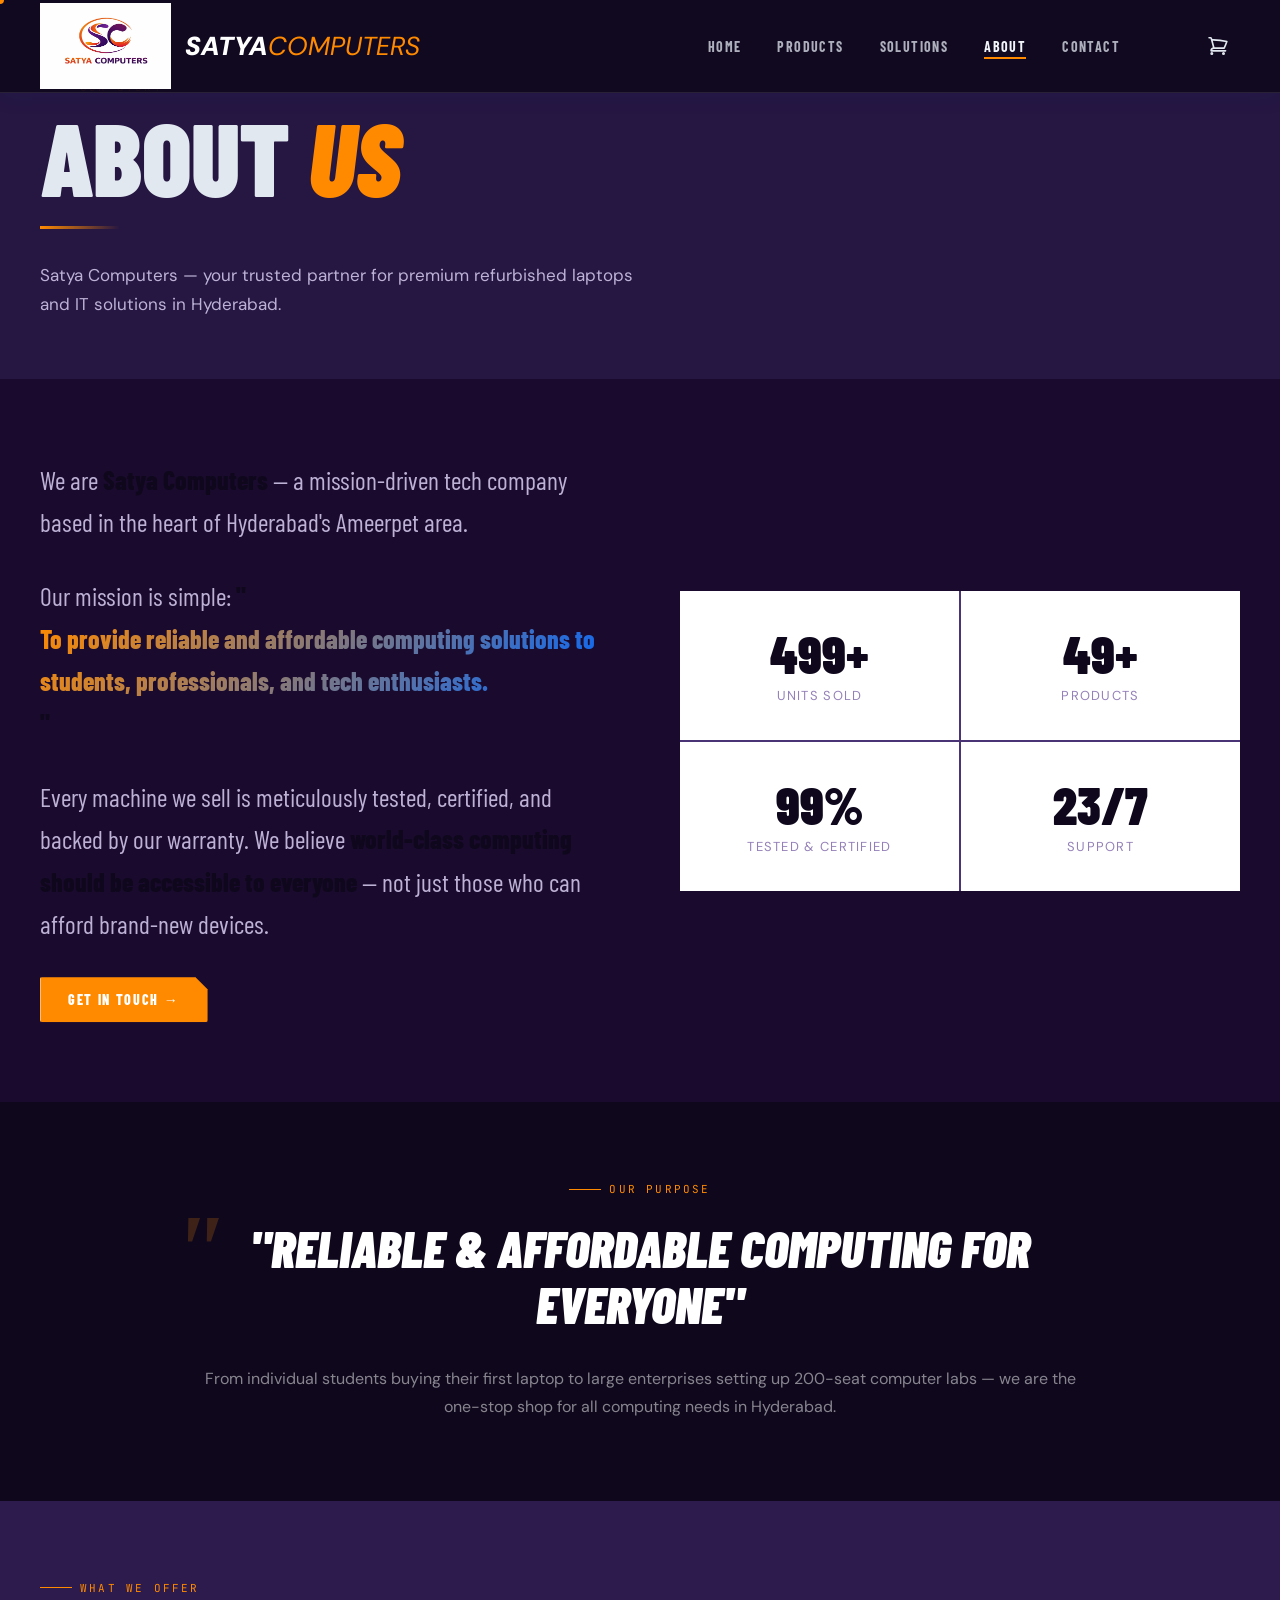
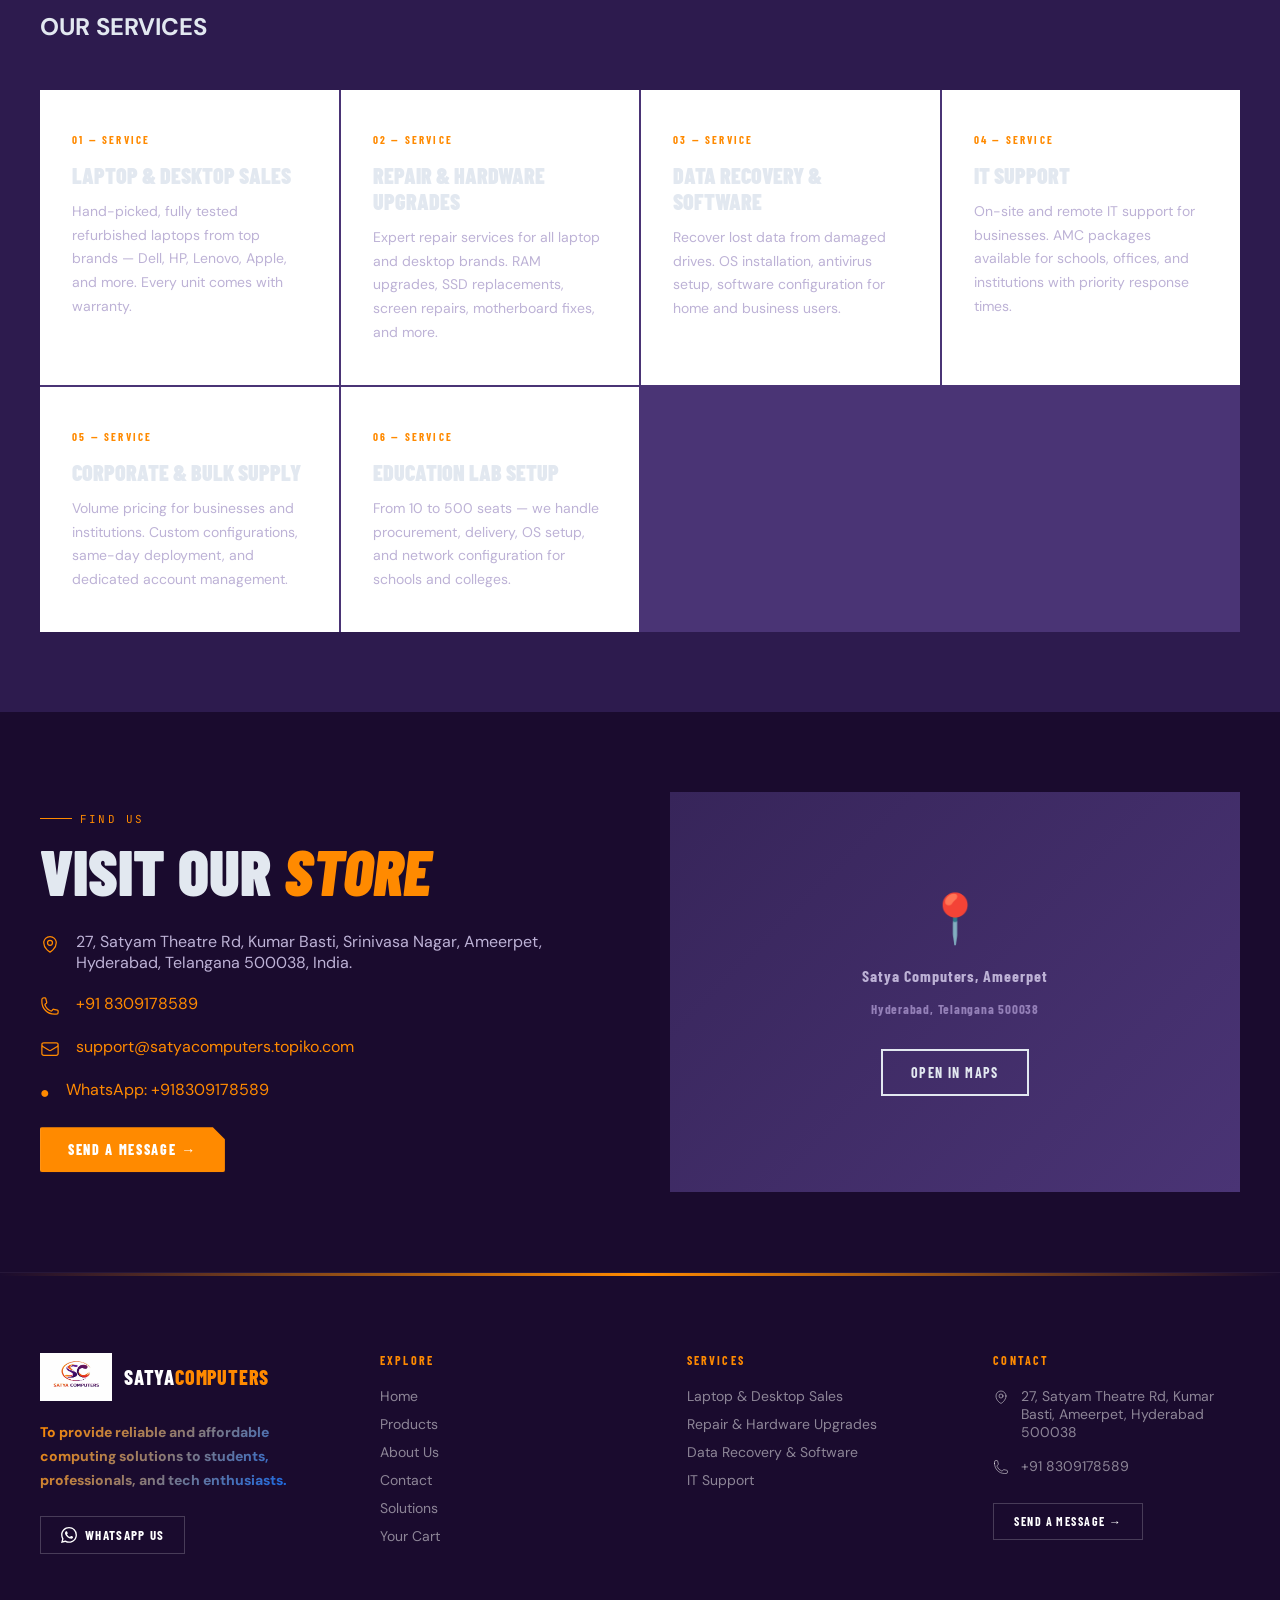
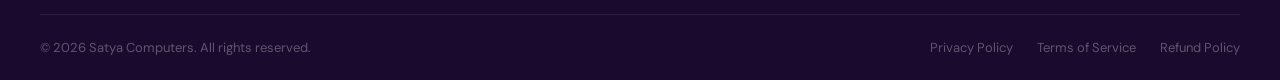
<file: about.html>
<!DOCTYPE html>
<html lang="en">

<head>
    <meta charset="UTF-8" />
    <meta name="viewport" content="width=device-width, initial-scale=1.0" />
    <title>About Us — Satya Computers</title>
    <meta name="description"
        content="About Satya Computers — Your trusted partner for premium refurbished laptops in Hyderabad, Ameerpet." />
    <link rel="stylesheet" href="style.css" />
    <style>
        .about-hero {
            background: var(--bg-section);
            padding: 80px 40px 60px;
        }

        .about-hero-inner {
            max-width: 1400px;
            margin: 0 auto;
        }

        .about-intro {
            max-width: 1400px;
            margin: 0 auto;
            padding: 80px 40px;
            display: grid;
            grid-template-columns: 1fr 1fr;
            gap: 80px;
            align-items: center;
        }


        .about-big-text {
            font-family: var(--font-display);
            font-size: clamp(18px, 2vw, 26px);
            font-weight: 400;
            line-height: 1.65;
            color: var(--gray-600);
            margin-bottom: 32px;
        }

        .about-big-text strong {
            color: var(--black);
            font-weight: 800;
        }


        .about-stat-grid {
            display: grid;
            grid-template-columns: 1fr 1fr;
            gap: 2px;
            background: var(--gray-200);
        }

        .about-stat-box {
            background: var(--white);
            padding: 36px;
            text-align: center;
            transition: var(--transition);
        }

        .about-stat-box:hover {
            background: var(--black);
        }

        .about-stat-box:hover .asb-num,
        .about-stat-box:hover .asb-label {
            color: var(--white);
        }

        .about-stat-box:hover .asb-num {
            color: var(--orange);
        }

        .asb-num {
            font-family: var(--font-display);
            font-size: 52px;
            font-weight: 900;
            color: var(--black);
            line-height: 1;
            transition: var(--transition);
        }

        .asb-label {
            font-size: 13px;
            color: var(--gray-400);
            text-transform: uppercase;
            letter-spacing: 0.1em;
            margin-top: 8px;
            display: block;
            transition: var(--transition);
        }

        /* Mission strip */
        .about-mission {
            background: var(--black);
            padding: 80px 40px;
            text-align: center;
        }

        .about-mission-inner {
            max-width: 900px;
            margin: 0 auto;
        }

        .about-mission blockquote {
            font-family: var(--font-display);
            font-size: clamp(28px, 4vw, 52px);
            font-weight: 900;
            color: var(--white);
            line-height: 1.1;
            text-transform: uppercase;
            font-style: italic;
            margin: 24px 0 32px;
            position: relative;
        }

        .about-mission blockquote::before {
            content: '"';
            position: absolute;
            top: -20px;
            left: -20px;
            font-size: 100px;
            color: var(--orange);
            opacity: 0.2;
            font-family: Georgia, serif;
            line-height: 1;
        }

        .about-mission p {
            font-size: 16px;
            color: rgba(255, 255, 255, 0.5);
            line-height: 1.75;
        }

        /* Services */
        .about-services {
            padding: 80px 40px;
            background: var(--off-white);
        }

        .about-services-inner {
            max-width: 1400px;
            margin: 0 auto;
        }

        .services-grid {
            display: grid;
            grid-template-columns: repeat(auto-fill, minmax(260px, 1fr));
            gap: 2px;
            background: var(--gray-200);
            margin-top: 48px;
        }

        .service-box {
            background: var(--white);
            padding: 40px 32px;
            transition: var(--transition);
            border-top: 3px solid transparent;
        }

        .service-box:hover {
            border-color: var(--orange);
            background: var(--black);
        }

        .service-box:hover h3,
        .service-box:hover .sb-num {
            color: var(--white);
        }

        .service-box:hover p {
            color: rgba(255, 255, 255, 0.5);
        }

        .sb-num {
            font-family: var(--font-display);
            font-size: 11px;
            font-weight: 700;
            letter-spacing: 0.2em;
            color: var(--orange);
            display: block;
            margin-bottom: 16px;
        }

        .service-box h3 {
            font-family: var(--font-display);
            font-size: 22px;
            font-weight: 900;
            text-transform: uppercase;
            margin-bottom: 12px;
            transition: var(--transition);
        }

        .service-box p {
            font-size: 14px;
            color: var(--gray-600);
            line-height: 1.7;
            transition: var(--transition);
        }

        /* Location */
        .about-location {
            padding: 80px 40px;
            background: var(--bg-dark);
            display: grid;
            max-width: 100%;
        }

        .location-inner {
            max-width: 1400px;
            margin: 0 auto;
            display: grid;
            grid-template-columns: 1fr 1fr;
            gap: 60px;
            align-items: center;
        }


        .location-info h2 {
            font-family: var(--font-display);
            font-size: clamp(36px, 5vw, 64px);
            font-weight: 900;
            text-transform: uppercase;
            line-height: 0.9;
            margin-bottom: 32px;
        }

        .location-info h2 span {
            color: var(--orange);
            font-style: italic;
        }

        .location-detail {
            display: flex;
            gap: 16px;
            align-items: flex-start;
            margin-bottom: 20px;
            font-size: 16px;
            color: var(--gray-600);
        }

        .location-detail svg {
            width: 20px;
            height: 20px;
            flex-shrink: 0;
            margin-top: 3px;
            color: var(--orange);
        }

        .location-detail a {
            color: var(--orange);
            transition: var(--transition);
        }

        .location-detail a:hover {
            color: var(--orange-dark);
        }

        .location-map {
            background: var(--gray-100);
            height: 400px;
            overflow: hidden;
            position: relative;
        }

        .map-placeholder {
            width: 100%;
            height: 100%;
            display: flex;
            align-items: center;
            justify-content: center;
            flex-direction: column;
            gap: 16px;
            background: linear-gradient(135deg, var(--gray-100), var(--gray-200));
        }

        .map-placeholder p {
            font-family: var(--font-display);
            font-size: 16px;
            font-weight: 700;
            letter-spacing: 0.06em;
            color: var(--gray-600);
        }

        .map-pin {
            font-size: 48px;
            animation: pin-bounce 2s ease-in-out infinite;
        }

        @keyframes pin-bounce {

            0%,
            100% {
                transform: translateY(0);
            }

            50% {
                transform: translateY(-10px);
            }
        }

        @media(max-width:1024px) {

            .about-intro,
            .location-inner {
                grid-template-columns: 1fr;
            }

            .about-intro {
                padding: 60px 24px;
            }

            .about-services,
            .about-mission,
            .about-hero {
                padding: 60px 24px;
            }

            .about-location {
                padding: 60px 24px;
            }
        }
    </style>
</head>

<body>
    <div class="cursor-dot" id="cursorDot"></div>
    <div class="cursor-ring" id="cursorRing"></div>
    <div class="progress-bar" id="progressBar"></div>


    <header class="site-header" id="siteHeader">
        <div class="header-inner">
            <a href="index.html" class="site-logo">
                <img src="images/logo.jpg" alt="Satya Computers Logo" />
                <div class="logo-text"><span>SATYA</span><span>COMPUTERS</span></div>
            </a>
            <nav class="site-nav" id="siteNav">
                <a href="index.html" class="nav-link">Home</a>
                <a href="products.html" class="nav-link">Products</a>
                <a href="solutions.html" class="nav-link">Solutions</a>
                <a href="about.html" class="nav-link active">About</a>
                <a href="contact.html" class="nav-link">Contact</a>
            </nav>
            <div class="header-actions">
                <a href="cart.html" class="icon-btn">
                    <svg xmlns="http://www.w3.org/2000/svg" fill="none" viewBox="0 0 24 24" stroke="currentColor">
                        <path stroke-linecap="round" stroke-linejoin="round"
                            d="M2.25 3h1.386c.51 0 .955.343 1.087.835l.383 1.437M7.5 14.25a3 3 0 00-3 3h15.75m-12.75-3h11.218c1.121-2.3 2.1-4.684 2.924-7.138a60.114 60.114 0 00-16.536-1.84M7.5 14.25L5.106 5.272M6 20.25a.75.75 0 11-1.5 0 .75.75 0 011.5 0zm12.75 0a.75.75 0 11-1.5 0 .75.75 0 011.5 0z" />
                    </svg>
                    <span class="cart-count" id="cartCount">0</span>
                </a>
                <button class="menu-toggle" id="menuToggle"><span></span><span></span><span></span></button>
            </div>
        </div>
    </header>

    <div class="about-hero">
        <div class="about-hero-inner">
            <div class="page-hero-overline reveal">Our Story</div>
            <h1 class="page-hero-title reveal d1">ABOUT <span>US</span></h1>
            <div class="page-hero-line reveal d2"></div>
            <p class="page-hero-desc reveal d3">Satya Computers — your trusted partner for premium refurbished laptops
                and IT solutions in Hyderabad.</p>
        </div>
    </div>

    <div class="about-intro">
        <div class="about-intro-left reveal-left">
            <p class="about-big-text">
                We are <strong>Satya Computers</strong> — a mission-driven tech company based in the heart of
                Hyderabad's Ameerpet area.
            </p>
            <p class="about-big-text">
                Our mission is simple: <strong>"<span class="mission-gradient">To provide reliable and affordable computing solutions to students,
                    professionals, and tech enthusiasts.</span>"</strong>
            </p>
            <p class="about-big-text">
                Every machine we sell is meticulously tested, certified, and backed by our warranty. We believe
                <strong>world-class computing should be accessible to everyone</strong> — not just those who can afford
                brand-new devices.
            </p>
            <a href="contact.html" class="btn-primary"><span>GET IN TOUCH →</span></a>
        </div>
        <div class="about-intro-right reveal-right d2">
            <div class="about-stat-grid">
                <div class="about-stat-box reveal d1">
                    <div class="asb-num" data-target="500" data-suffix="+">0+</div><span class="asb-label">Units
                        Sold</span>
                </div>
                <div class="about-stat-box reveal d2">
                    <div class="asb-num" data-target="50" data-suffix="+">0+</div><span
                        class="asb-label">Products</span>
                </div>
                <div class="about-stat-box reveal d3">
                    <div class="asb-num" data-target="100" data-suffix="%">0%</div><span class="asb-label">Tested &
                        Certified</span>
                </div>
                <div class="about-stat-box reveal d4">
                    <div class="asb-num" data-target="24" data-suffix="/7">0/7</div><span
                        class="asb-label">Support</span>
                </div>
            </div>
        </div>
    </div>

    <div class="about-mission">
        <div class="about-mission-inner">
            <div class="page-hero-overline reveal" style="justify-content:center;">Our Purpose</div>
            <blockquote class="reveal d1">"RELIABLE & AFFORDABLE COMPUTING FOR EVERYONE"</blockquote>
            <p class="reveal d2">From individual students buying their first laptop to large enterprises setting up
                200-seat computer labs — we are the one-stop shop for all computing needs in Hyderabad.</p>
        </div>
    </div>

    <div class="about-services">
        <div class="about-services-inner">
            <div class="page-hero-overline reveal">What We Offer</div>
            <h2 class="section-title reveal d1">OUR <span>SERVICES</span></h2>
            <div class="services-grid">
                <div class="service-box reveal d1">
                    <span class="sb-num">01 — SERVICE</span>
                    <h3>Laptop & Desktop Sales</h3>
                    <p>Hand-picked, fully tested refurbished laptops from top brands — Dell, HP, Lenovo, Apple, and
                        more. Every unit comes with warranty.</p>
                </div>
                <div class="service-box reveal d2">
                    <span class="sb-num">02 — SERVICE</span>
                    <h3>Repair & Hardware Upgrades</h3>
                    <p>Expert repair services for all laptop and desktop brands. RAM upgrades, SSD replacements, screen
                        repairs, motherboard fixes, and more.</p>
                </div>
                <div class="service-box reveal d3">
                    <span class="sb-num">03 — SERVICE</span>
                    <h3>Data Recovery & Software</h3>
                    <p>Recover lost data from damaged drives. OS installation, antivirus setup, software configuration
                        for home and business users.</p>
                </div>
                <div class="service-box reveal d4">
                    <span class="sb-num">04 — SERVICE</span>
                    <h3>IT Support</h3>
                    <p>On-site and remote IT support for businesses. AMC packages available for schools, offices, and
                        institutions with priority response times.</p>
                </div>
                <div class="service-box reveal d1">
                    <span class="sb-num">05 — SERVICE</span>
                    <h3>Corporate & Bulk Supply</h3>
                    <p>Volume pricing for businesses and institutions. Custom configurations, same-day deployment, and
                        dedicated account management.</p>
                </div>
                <div class="service-box reveal d2">
                    <span class="sb-num">06 — SERVICE</span>
                    <h3>Education Lab Setup</h3>
                    <p>From 10 to 500 seats — we handle procurement, delivery, OS setup, and network configuration for
                        schools and colleges.</p>
                </div>
            </div>
        </div>
    </div>

    <div class="about-location">
        <div class="location-inner">
            <div class="location-info reveal-left">
                <div class="page-hero-overline">Find Us</div>
                <h2>VISIT OUR <span>STORE</span></h2>
                <div class="location-detail">
                    <svg xmlns="http://www.w3.org/2000/svg" fill="none" viewBox="0 0 24 24" stroke="currentColor">
                        <path stroke-linecap="round" stroke-linejoin="round" stroke-width="1.5"
                            d="M15 10.5a3 3 0 11-6 0 3 3 0 016 0z" />
                        <path stroke-linecap="round" stroke-linejoin="round" stroke-width="1.5"
                            d="M19.5 10.5c0 7.142-7.5 11.25-7.5 11.25S4.5 17.642 4.5 10.5a7.5 7.5 0 0115 0z" />
                    </svg>
                    <span>27, Satyam Theatre Rd, Kumar Basti, Srinivasa Nagar, Ameerpet, Hyderabad, Telangana 500038,
                        India.</span>
                </div>
                <div class="location-detail">
                    <svg xmlns="http://www.w3.org/2000/svg" fill="none" viewBox="0 0 24 24" stroke="currentColor">
                        <path stroke-linecap="round" stroke-linejoin="round" stroke-width="1.5"
                            d="M2.25 6.75c0 8.284 6.716 15 15 15h2.25a2.25 2.25 0 002.25-2.25v-1.372c0-.516-.351-.966-.852-1.091l-4.423-1.106c-.44-.11-.902.055-1.173.417l-.97 1.293c-.282.376-.769.542-1.21.38a12.035 12.035 0 01-7.143-7.143c-.162-.441.004-.928.38-1.21l1.293-.97c.363-.271.527-.734.417-1.173L6.963 3.102a1.125 1.125 0 00-1.091-.852H4.5A2.25 2.25 0 002.25 4.5v2.25z" />
                    </svg>
                    <a href="tel:+918309178589">+91 8309178589</a>
                </div>
                <div class="location-detail">
                    <svg xmlns="http://www.w3.org/2000/svg" fill="none" viewBox="0 0 24 24" stroke="currentColor">
                        <path stroke-linecap="round" stroke-linejoin="round" stroke-width="1.5"
                            d="M21.75 6.75v10.5a2.25 2.25 0 01-2.25 2.25h-15a2.25 2.25 0 01-2.25-2.25V6.75m19.5 0A2.25 2.25 0 0019.5 4.5h-15a2.25 2.25 0 00-2.25 2.25m19.5 0v.243a2.25 2.25 0 01-1.07 1.916l-7.5 4.615a2.25 2.25 0 01-2.36 0L3.32 8.91a2.25 2.25 0 01-1.07-1.916V6.75" />
                    </svg>
                    <a href="mailto:support@satyacomputers.topiko.com">support@satyacomputers.topiko.com</a>
                </div>
                <div class="location-detail">
                    <span style="color:var(--orange);font-size:16px;flex-shrink:0;margin-top:3px;">●</span>
                    <a href="https://wa.me/918309178589" target="_blank" style="color:var(--orange);">WhatsApp:
                        +918309178589</a>
                </div>
                <div style="margin-top:24px;">
                    <a href="contact.html" class="btn-primary"><span>SEND A MESSAGE →</span></a>
                </div>
            </div>
            <div class="location-map reveal-right d2">
                <div class="map-placeholder">
                    <div class="map-pin">📍</div>
                    <p>Satya Computers, Ameerpet</p>
                    <p style="font-size:13px;color:var(--gray-400);">Hyderabad, Telangana 500038</p>
                    <a href="https://maps.google.com/?q=Ameerpet+Hyderabad" target="_blank" class="btn-outline"
                        style="margin-top:16px;">OPEN IN MAPS</a>
                </div>
            </div>
        </div>
    </div>

    <footer class="site-footer">
        <div class="footer-grid">
            <div class="footer-brand">
                <div class="footer-logo">
                    <img src="images/logo.jpg" alt="Satya Computers" />
                    <div class="footer-logo-text"><span>SATYA</span><span>COMPUTERS</span></div>
                </div>
                <p class="footer-tagline"><span class="mission-gradient">To provide reliable and affordable computing solutions to students,
                    professionals, and tech enthusiasts.</span></p>
                <a href="https://wa.me/918309178589" target="_blank" class="footer-whatsapp">
                    <svg viewBox="0 0 24 24" fill="currentColor">
                        <path
                            d="M17.472 14.382c-.297-.149-1.758-.867-2.03-.967-.273-.099-.471-.148-.67.15-.197.297-.767.966-.94 1.164-.173.199-.347.223-.644.075-.297-.15-1.255-.463-2.39-1.475-.883-.788-1.48-1.761-1.653-2.059-.173-.297-.018-.458.13-.606.134-.133.298-.347.446-.52.149-.174.198-.298.298-.497.099-.198.05-.371-.025-.52-.075-.149-.669-1.612-.916-2.207-.242-.579-.487-.5-.669-.51-.173-.008-.371-.01-.570-.01-.198 0-.52.074-.792.372-.272.297-1.04 1.016-1.04 2.479 0 1.462 1.065 2.875 1.213 3.074.149.198 2.096 3.2 5.077 4.487.709.306 1.262.489 1.694.625.712.227 1.36.195 1.871.118.571-.085 1.758-.719 2.006-1.413.248-.694.248-1.289.173-1.413-.074-.124-.272-.198-.57-.347m-5.421 7.403h-.004a9.87 9.87 0 01-5.031-1.378l-.361-.214-3.741.982.998-3.648-.235-.374a9.86 9.86 0 01-1.51-5.26c.001-5.45 4.436-9.884 9.888-9.884 2.64 0 5.122 1.03 6.988 2.898a9.825 9.825 0 012.893 6.994c-.003 5.45-4.437 9.884-9.885 9.884m8.413-18.297A11.815 11.815 0 0012.05 0C5.495 0 .16 5.335.157 11.892c0 2.096.547 4.142 1.588 5.945L.057 24l6.305-1.654a11.882 11.882 0 005.683 1.448h.005c6.554 0 11.89-5.335 11.893-11.893a11.821 11.821 0 00-3.48-8.413z" />
                    </svg>
                    WHATSAPP US
                </a>
            </div>
            <div class="footer-col">
                <h4>Explore</h4>
                <ul>
                    <li><a href="index.html">Home</a></li>
                    <li><a href="products.html">Products</a></li>
                    <li><a href="about.html">About Us</a></li>
                    <li><a href="contact.html">Contact</a></li>
                    <li><a href="solutions.html">Solutions</a></li>
                    <li><a href="cart.html">Your Cart</a></li>
                </ul>
            </div>
            <div class="footer-col">
                <h4>Services</h4>
                <ul>
                    <li><a href="products.html">Laptop & Desktop Sales</a></li>
                    <li><a href="contact.html">Repair & Hardware Upgrades</a></li>
                    <li><a href="contact.html">Data Recovery & Software</a></li>
                    <li><a href="contact.html">IT Support</a></li>
                </ul>
            </div>
            <div class="footer-col">
                <h4>Contact</h4>
                <div class="footer-contact-item">
                    <svg xmlns="http://www.w3.org/2000/svg" fill="none" viewBox="0 0 24 24" stroke="currentColor">
                        <path stroke-linecap="round" stroke-linejoin="round" stroke-width="1.5"
                            d="M15 10.5a3 3 0 11-6 0 3 3 0 016 0z" />
                        <path stroke-linecap="round" stroke-linejoin="round" stroke-width="1.5"
                            d="M19.5 10.5c0 7.142-7.5 11.25-7.5 11.25S4.5 17.642 4.5 10.5a7.5 7.5 0 0115 0z" />
                    </svg>
                    <span>27, Satyam Theatre Rd, Kumar Basti, Ameerpet, Hyderabad 500038</span>
                </div>
                <div class="footer-contact-item">
                    <svg xmlns="http://www.w3.org/2000/svg" fill="none" viewBox="0 0 24 24" stroke="currentColor">
                        <path stroke-linecap="round" stroke-linejoin="round" stroke-width="1.5"
                            d="M2.25 6.75c0 8.284 6.716 15 15 15h2.25a2.25 2.25 0 002.25-2.25v-1.372c0-.516-.351-.966-.852-1.091l-4.423-1.106c-.44-.11-.902.055-1.173.417l-.97 1.293c-.282.376-.769.542-1.21.38a12.035 12.035 0 01-7.143-7.143c-.162-.441.004-.928.38-1.21l1.293-.97c.363-.271.527-.734.417-1.173L6.963 3.102a1.125 1.125 0 00-1.091-.852H4.5A2.25 2.25 0 002.25 4.5v2.25z" />
                    </svg>
                    <a href="tel:+918309178589">+91 8309178589</a>
                </div>
                <a href="contact.html" class="footer-msg-btn">SEND A MESSAGE →</a>
            </div>
        </div>
        <div class="footer-bottom">
            <p>© 2026 Satya Computers. All rights reserved.</p>
            <div class="footer-bottom-links">
                <a href="#">Privacy Policy</a><a href="#">Terms of Service</a><a href="#">Refund Policy</a>
            </div>
        </div>
    </footer>
    <div class="toast" id="toast"></div>
    <script src="main.js"></script>
</body>

</html>
</file>
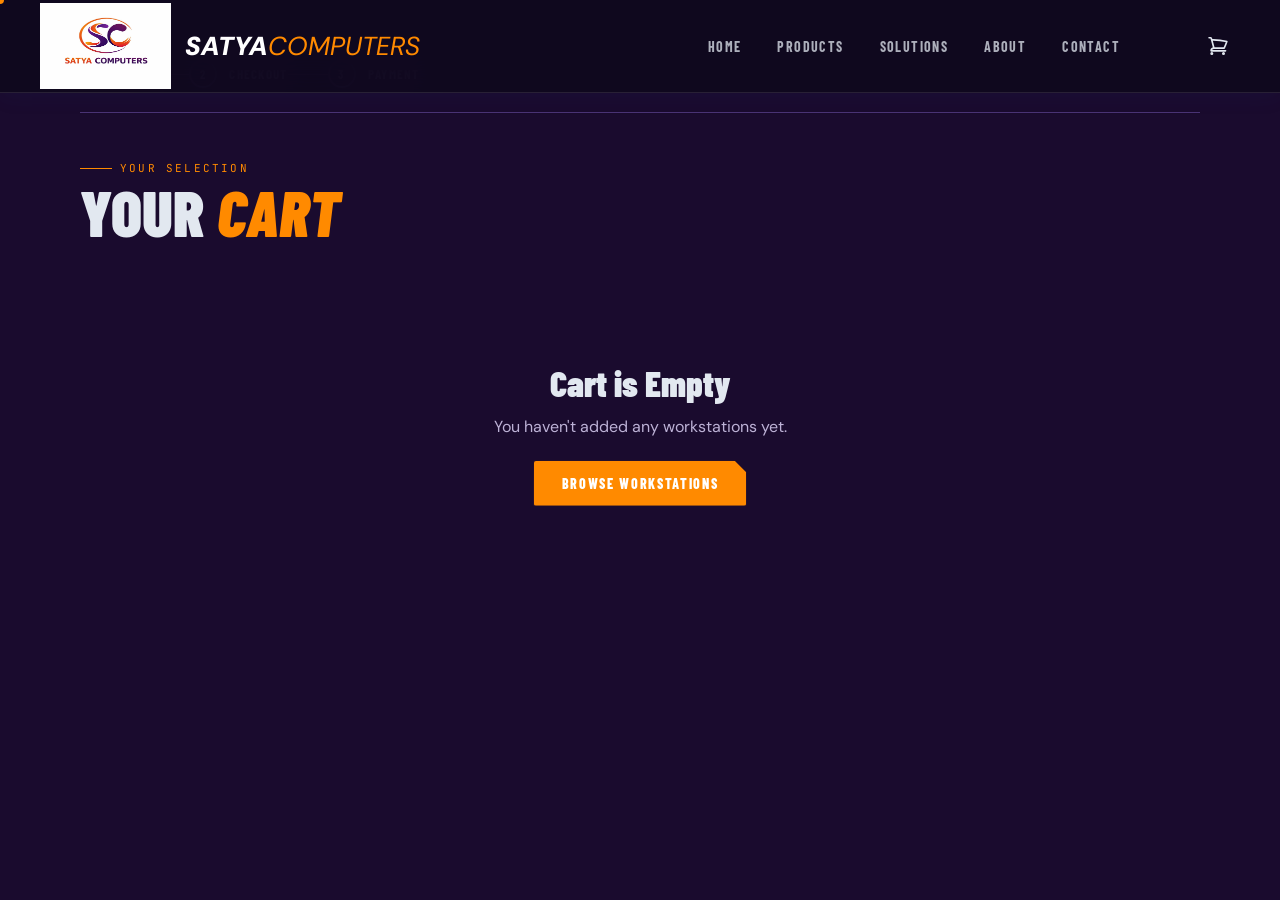
<file: cart.html>
<!DOCTYPE html>
<html lang="en">

<head>
    <meta charset="UTF-8" />
    <meta name="viewport" content="width=device-width, initial-scale=1.0" />
    <title>Your Cart — Satya Computers</title>
    <link rel="stylesheet" href="style.css" />
    <style>
        .cart-page {
            padding: 60px 40px;
            max-width: 1200px;
            margin: 0 auto;
            min-height: 60vh;
        }

        .cart-steps {
            display: flex;
            align-items: center;
            gap: 0;
            margin-bottom: 48px;
            border-bottom: 1px solid var(--gray-200);
            padding-bottom: 24px;
        }

        .step {
            display: flex;
            align-items: center;
            gap: 12px;
            font-family: var(--font-display);
            font-size: 13px;
            font-weight: 700;
            letter-spacing: 0.1em;
            text-transform: uppercase;
            color: var(--gray-400);
        }

        .step.active {
            color: var(--orange);
        }

        .step.done {
            color: var(--gray-600);
        }

        .step-num {
            width: 28px;
            height: 28px;
            border-radius: 50%;
            display: flex;
            align-items: center;
            justify-content: center;
            border: 2px solid var(--gray-200);
            font-size: 12px;
            font-weight: 700;
        }

        .step.active .step-num {
            border-color: var(--orange);
            color: var(--orange);
            background: rgba(232, 93, 4, 0.08);
        }

        .step.done .step-num {
            background: var(--orange);
            border-color: var(--orange);
            color: var(--white);
        }

        .step-arrow {
            width: 40px;
            height: 1px;
            background: var(--gray-200);
        }

        .cart-layout {
            display: grid;
            grid-template-columns: 1fr 340px;
            gap: 40px;
            align-items: start;
        }

        .cart-items {}

        .cart-items-header {
            display: flex;
            justify-content: space-between;
            align-items: center;
            margin-bottom: 20px;
            padding-bottom: 14px;
            border-bottom: 1px solid var(--gray-200);
        }

        .cart-items-header h2 {
            font-family: var(--font-display);
            font-size: 24px;
            font-weight: 900;
            text-transform: uppercase;
            letter-spacing: 0.04em;
        }

        .cart-empty {
            text-align: center;
            padding: 80px 20px;
            display: none;
        }

        .cart-empty.show {
            display: block;
        }

        .cart-empty h3 {
            font-family: var(--font-display);
            font-size: 36px;
            font-weight: 900;
            margin-bottom: 12px;
        }

        .cart-empty p {
            color: var(--gray-600);
            margin-bottom: 24px;
        }

        .cart-item {
            display: grid;
            grid-template-columns: 100px 1fr auto;
            gap: 20px;
            align-items: center;
            padding: 20px 0;
            border-bottom: 1px solid var(--gray-100);
            opacity: 0;
            transform: translateX(-20px);
            transition: opacity 0.4s ease, transform 0.4s ease;
        }

        .cart-item.visible {
            opacity: 1;
            transform: translateX(0);
        }

        .cart-item-img {
            width: 100px;
            height: 75px;
            background: var(--gray-100);
            overflow: hidden;
        }

        .cart-item-img img {
            width: 100%;
            height: 100%;
            object-fit: cover;
        }

        .cart-item-info {}

        .cart-item-brand {
            font-family: var(--font-mono);
            font-size: 10px;
            color: var(--orange);
            letter-spacing: 0.15em;
            margin-bottom: 4px;
        }

        .cart-item-name {
            font-family: var(--font-display);
            font-size: 16px;
            font-weight: 800;
            margin-bottom: 4px;
        }

        .cart-item-specs {
            font-size: 12px;
            color: var(--gray-400);
        }

        .cart-item-actions {
            display: flex;
            flex-direction: column;
            align-items: flex-end;
            gap: 12px;
        }

        .cart-item-price {
            font-family: var(--font-display);
            font-size: 20px;
            font-weight: 900;
            color: var(--white);
        }

        .qty-control {
            display: flex;
            align-items: center;
            gap: 0;
            border: 1px solid var(--gray-200);
        }

        .qty-btn {
            width: 32px;
            height: 32px;
            border: none;
            background: var(--gray-100);
            cursor: pointer;
            font-size: 16px;
            font-weight: 700;
            transition: var(--transition);
        }

        .qty-btn:hover {
            background: var(--orange);
            color: var(--white);
        }

        .qty-display {
            width: 40px;
            height: 32px;
            display: flex;
            align-items: center;
            justify-content: center;
            font-family: var(--font-display);
            font-size: 14px;
            font-weight: 700;
        }

        .remove-btn {
            font-family: var(--font-mono);
            font-size: 10px;
            letter-spacing: 0.1em;
            color: var(--gray-400);
            background: none;
            border: none;
            cursor: pointer;
            padding: 0;
            transition: var(--transition);
            text-transform: uppercase;
        }

        .remove-btn:hover {
            color: #ef4444;
        }

        /* Order Summary */
        .checkout-summary {
            background: var(--bg-card);
            border: 1px solid var(--gray-200);
            padding: 24px;
            position: sticky;
            top: 100px;
        }

        .cart-summary h3 {
            font-family: var(--font-display);
            font-size: 18px;
            font-weight: 900;
            text-transform: uppercase;
            letter-spacing: 0.08em;
            margin-bottom: 20px;
            padding-bottom: 14px;
            border-bottom: 1px solid var(--gray-100);
        }

        .summary-line {
            display: flex;
            justify-content: space-between;
            align-items: center;
            margin-bottom: 12px;
            font-size: 14px;
            color: var(--gray-600);
        }

        .summary-line.total {
            font-family: var(--font-display);
            font-size: 22px;
            font-weight: 900;
            color: var(--black);
            padding-top: 14px;
            margin-top: 4px;
            border-top: 2px solid var(--black);
        }

        .checkout-btn {
            width: 100%;
            margin-top: 20px;
            padding: 16px;
            background: var(--orange);
            color: var(--white);
            border: none;
            cursor: pointer;
            font-family: var(--font-display);
            font-size: 16px;
            font-weight: 700;
            letter-spacing: 0.1em;
            text-transform: uppercase;
            transition: var(--transition);
            clip-path: polygon(0 0, calc(100% - 10px) 0, 100% 10px, 100% 100%, 0 100%);
        }

        .checkout-btn:hover {
            background: var(--orange-dark);
        }

        .checkout-btn:disabled {
            background: var(--gray-200);
            cursor: not-allowed;
        }

        .continue-shopping {
            display: block;
            text-align: center;
            margin-top: 14px;
            font-family: var(--font-display);
            font-size: 13px;
            font-weight: 600;
            letter-spacing: 0.1em;
            text-transform: uppercase;
            color: var(--gray-600);
            transition: var(--transition);
        }

        .continue-shopping:hover {
            color: var(--orange);
        }

        @media (max-width: 768px) {
            .cart-layout {
                grid-template-columns: 1fr;
            }

            .cart-page {
                padding: 48px 20px;
            }

            .cart-item {
                grid-template-columns: 80px 1fr;
            }

            .cart-item-actions {
                grid-column: 1/-1;
                flex-direction: row;
                align-items: center;
            }
        }
    </style>
</head>

<body>
    <div class="cursor-dot" id="cursorDot"></div>
    <div class="cursor-ring" id="cursorRing"></div>
    <div class="progress-bar" id="progressBar"></div>



    <header class="site-header" id="siteHeader">
        <div class="header-inner">
            <a href="index.html" class="site-logo">
                <img src="images/logo.jpg" alt="Satya Computers Logo" />
                <div class="logo-text"><span>SATYA</span><span>COMPUTERS</span></div>
            </a>
            <nav class="site-nav" id="siteNav">
                <a href="index.html" class="nav-link">Home</a>
                <a href="products.html" class="nav-link">Products</a>
                <a href="solutions.html" class="nav-link">Solutions</a>
                <a href="about.html" class="nav-link">About</a>
                <a href="contact.html" class="nav-link">Contact</a>
            </nav>
            <div class="header-actions">
                <a href="cart.html" class="icon-btn" title="Cart">
                    <svg xmlns="http://www.w3.org/2000/svg" fill="none" viewBox="0 0 24 24" stroke="currentColor">
                        <path stroke-linecap="round" stroke-linejoin="round"
                            d="M2.25 3h1.386c.51 0 .955.343 1.087.835l.383 1.437M7.5 14.25a3 3 0 00-3 3h15.75m-12.75-3h11.218c1.121-2.3 2.1-4.684 2.924-7.138a60.114 60.114 0 00-16.536-1.84M7.5 14.25L5.106 5.272M6 20.25a.75.75 0 11-1.5 0 .75.75 0 011.5 0zm12.75 0a.75.75 0 11-1.5 0 .75.75 0 011.5 0z" />
                    </svg>
                    <span class="cart-count" id="cartCount">0</span>
                </a>
                <button class="menu-toggle" id="menuToggle"><span></span><span></span><span></span></button>
            </div>
        </div>
    </header>

    <div class="cart-page">
        <!-- Steps -->
        <div class="cart-steps">
            <div class="step active">
                <div class="step-num">1</div>
                <span>CART</span>
            </div>
            <div class="step-arrow"></div>
            <div class="step">
                <div class="step-num">2</div>
                <span>CHECKOUT</span>
            </div>
            <div class="step-arrow"></div>
            <div class="step">
                <div class="step-num">3</div>
                <span>PAYMENT</span>
            </div>
        </div>

        <div class="page-hero-overline" style="margin-bottom:8px;">Your Selection</div>
        <h1
            style="font-family:var(--font-display);font-size:clamp(36px,5vw,64px);font-weight:900;text-transform:uppercase;line-height:0.9;margin-bottom:40px;">
            YOUR <span style="color:var(--orange);font-style:italic;">CART</span></h1>

        <div class="cart-empty" id="cartEmpty">
            <h3>Cart is Empty</h3>
            <p>You haven't added any workstations yet.</p>
            <a href="products.html" class="btn-primary"><span>BROWSE WORKSTATIONS</span></a>
        </div>

        <div class="cart-layout" id="cartLayout">
            <div class="cart-items">
                <div class="cart-items-header">
                    <h2>WORKSTATIONS (<span id="cartItemCount">0</span>)</h2>
                    <button class="remove-btn" onclick="clearCart()">CLEAR ALL</button>
                </div>
                <div id="cartItemsList"></div>
            </div>
            <div class="cart-summary">
                <h3>ORDER SUMMARY</h3>
                <div class="summary-line">
                    <span>Subtotal</span>
                    <span id="summarySubtotal">₹0</span>
                </div>
                <div class="summary-line">
                    <span>Shipping</span>
                    <span style="color:#22c55e;font-weight:600;">FREE</span>
                </div>
                <div class="summary-line">
                    <span>GST (18%)</span>
                    <span id="summaryGST">₹0</span>
                </div>
                <div class="summary-line total">
                    <span>TOTAL</span>
                    <span id="summaryTotal">₹0</span>
                </div>
                <button class="checkout-btn" id="checkoutBtn" onclick="window.location.href='checkout.html'">
                    PROCEED TO CHECKOUT →
                </button>
                <a href="products.html" class="continue-shopping">← CONTINUE SHOPPING</a>
            </div>
        </div>
    </div>

    <div class="toast" id="toast"></div>
    <script src="main.js"></script>
    <script>
        function renderCart() {
            const cart = getCart();
            const empty = document.getElementById('cartEmpty');
            const layout = document.getElementById('cartLayout');
            const list = document.getElementById('cartItemsList');
            const countEl = document.getElementById('cartItemCount');
            const checkoutBtn = document.getElementById('checkoutBtn');

            if (cart.length === 0) {
                empty.classList.add('show');
                layout.style.display = 'none';
                return;
            }
            empty.classList.remove('show');
            layout.style.display = 'grid';
            countEl.textContent = cart.reduce((s, i) => s + i.qty, 0);
            list.innerHTML = '';

            let subtotal = 0;
            cart.forEach((item, i) => {
                subtotal += item.price * item.qty;
                const el = document.createElement('div');
                el.className = 'cart-item';
                el.innerHTML = `
          <div class="cart-item-img">
            <img src="${item.img}" alt="${item.name}" onerror="this.src='images/laptop1.png'"/>
          </div>
          <div class="cart-item-info">
            <div class="cart-item-brand">${item.brand}</div>
            <div class="cart-item-name">${item.name}</div>
            <div class="cart-item-specs">${item.specs}</div>
          </div>
          <div class="cart-item-actions">
            <div class="cart-item-price">₹${(item.price * item.qty).toLocaleString('en-IN')}</div>
            <div class="qty-control">
              <button class="qty-btn" onclick="changeQty('${item.name}', ${item.qty - 1})">−</button>
              <div class="qty-display">${item.qty}</div>
              <button class="qty-btn" onclick="changeQty('${item.name}', ${item.qty + 1})">+</button>
            </div>
            <button class="remove-btn" onclick="removeItem('${item.name}')">REMOVE</button>
          </div>
        `;
                list.appendChild(el);
                setTimeout(() => el.classList.add('visible'), i * 100);
            });

            const gst = Math.round(subtotal * 0.18);
            const total = subtotal + gst;
            document.getElementById('summarySubtotal').textContent = '₹' + subtotal.toLocaleString('en-IN');
            document.getElementById('summaryGST').textContent = '₹' + gst.toLocaleString('en-IN');
            document.getElementById('summaryTotal').textContent = '₹' + total.toLocaleString('en-IN');
            checkoutBtn.disabled = false;
        }

        window.changeQty = function (name, qty) {
            if (qty < 1) { removeItem(name); return; }
            updateQty(name, qty);
            renderCart();
        };
        window.removeItem = function (name) {
            removeFromCart(name);
            renderCart();
        };
        window.clearCart = function () {
            localStorage.removeItem('sc_cart');
            updateCartUI();
            renderCart();
        };

        renderCart();
    </script>
</body>

</html>
</file>
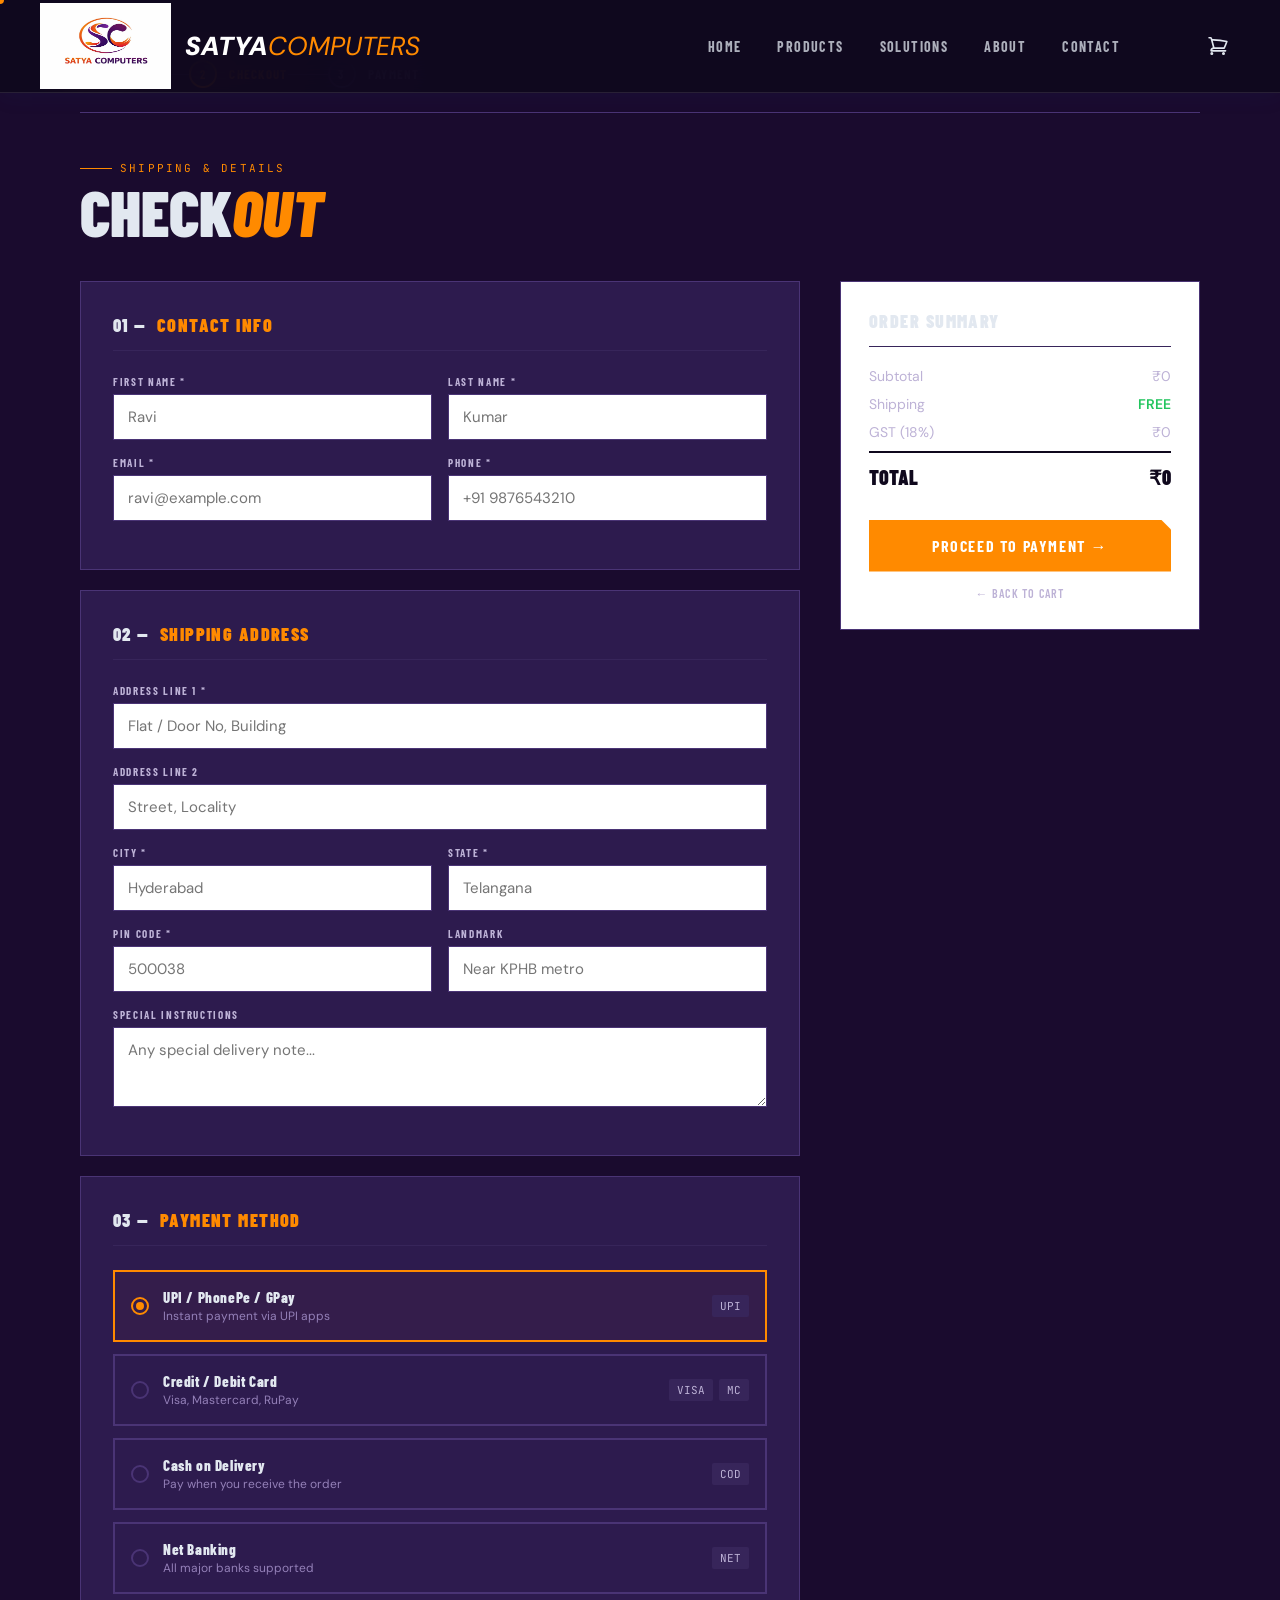
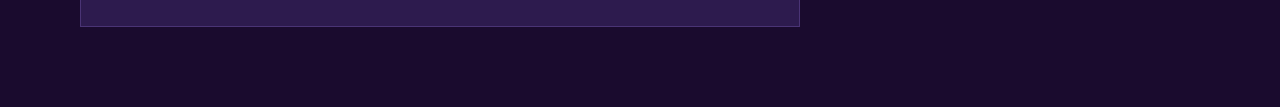
<file: checkout.html>
<!DOCTYPE html>
<html lang="en">

<head>
    <meta charset="UTF-8" />
    <meta name="viewport" content="width=device-width, initial-scale=1.0" />
    <title>Checkout — Satya Computers</title>
    <link rel="stylesheet" href="style.css" />
    <style>
        .checkout-page {
            padding: 60px 40px;
            max-width: 1200px;
            margin: 0 auto;
            min-height: 60vh;
        }

        .cart-steps {
            display: flex;
            align-items: center;
            gap: 0;
            margin-bottom: 48px;
            border-bottom: 1px solid var(--gray-200);
            padding-bottom: 24px;
        }

        .step {
            display: flex;
            align-items: center;
            gap: 12px;
            font-family: var(--font-display);
            font-size: 13px;
            font-weight: 700;
            letter-spacing: 0.1em;
            text-transform: uppercase;
            color: var(--gray-400);
        }

        .step.active {
            color: var(--orange);
        }

        .step.done {
            color: var(--gray-600);
        }

        .step-num {
            width: 28px;
            height: 28px;
            border-radius: 50%;
            display: flex;
            align-items: center;
            justify-content: center;
            border: 2px solid var(--gray-200);
            font-size: 12px;
            font-weight: 700;
        }

        .step.active .step-num {
            border-color: var(--orange);
            color: var(--orange);
            background: rgba(232, 93, 4, 0.08);
        }

        .step.done .step-num {
            background: var(--orange);
            border-color: var(--orange);
            color: var(--white);
        }

        .step-arrow {
            width: 40px;
            height: 1px;
            background: var(--gray-200);
        }

        .checkout-layout {
            display: grid;
            grid-template-columns: 1fr 360px;
            gap: 40px;
            align-items: start;
        }

        .checkout-form-section {}

        .form-block {
            background: var(--bg-card);
            border: 1px solid var(--gray-200);
            padding: 32px;
            margin-bottom: 20px;
        }

        .form-block h3 {
            font-family: var(--font-display);
            font-size: 18px;
            font-weight: 900;
            text-transform: uppercase;
            letter-spacing: 0.08em;
            margin-bottom: 24px;
            padding-bottom: 14px;
            border-bottom: 1px solid var(--gray-100);
            display: flex;
            align-items: center;
            gap: 10px;
        }

        .form-block h3 span {
            color: var(--orange);
        }

        .form-row {
            display: grid;
            grid-template-columns: 1fr 1fr;
            gap: 16px;
            margin-bottom: 16px;
        }

        .form-row.full {
            grid-template-columns: 1fr;
        }

        .form-group {
            display: flex;
            flex-direction: column;
            gap: 6px;
        }

        .form-group label {
            font-family: var(--font-display);
            font-size: 11px;
            font-weight: 700;
            letter-spacing: 0.15em;
            text-transform: uppercase;
            color: var(--gray-600);
        }

        .form-group input,
        .form-group select,
        .form-group textarea {
            border: 1px solid var(--gray-200);
            padding: 12px 14px;
            font-family: var(--font-body);
            font-size: 15px;
            color: var(--gray-800);
            background: var(--white);
            outline: none;
            transition: var(--transition);
            width: 100%;
        }

        .form-group input:focus,
        .form-group select:focus,
        .form-group textarea:focus {
            border-color: var(--orange);
        }

        .form-group textarea {
            resize: vertical;
            min-height: 80px;
        }

        /* Payment method select */
        .payment-methods {
            display: flex;
            flex-direction: column;
            gap: 12px;
        }

        .payment-method {
            display: flex;
            align-items: center;
            gap: 14px;
            padding: 16px;
            border: 2px solid var(--gray-200);
            cursor: pointer;
            transition: var(--transition);
        }

        .payment-method:hover {
            border-color: var(--orange);
        }

        .payment-method.selected {
            border-color: var(--orange);
            background: rgba(232, 93, 4, 0.04);
        }

        .payment-method input[type="radio"] {
            display: none;
        }

        .pm-radio {
            width: 18px;
            height: 18px;
            border-radius: 50%;
            border: 2px solid var(--gray-200);
            flex-shrink: 0;
            display: flex;
            align-items: center;
            justify-content: center;
            transition: var(--transition);
        }

        .payment-method.selected .pm-radio {
            border-color: var(--orange);
        }

        .payment-method.selected .pm-radio::after {
            content: '';
            width: 8px;
            height: 8px;
            border-radius: 50%;
            background: var(--orange);
        }

        .pm-info h4 {
            font-family: var(--font-display);
            font-size: 15px;
            font-weight: 800;
            letter-spacing: 0.04em;
            margin-bottom: 2px;
        }

        .pm-info p {
            font-size: 12px;
            color: var(--gray-400);
        }

        .pm-icons {
            margin-left: auto;
            display: flex;
            gap: 6px;
        }

        .pm-icon {
            background: var(--gray-100);
            border-radius: 2px;
            padding: 4px 8px;
            font-size: 11px;
            font-family: var(--font-mono);
            color: var(--gray-600);
        }

        /* Order Summary */
        .checkout-summary {
            background: var(--white);
            border: 1px solid var(--gray-200);
            padding: 28px;
            position: sticky;
            top: 100px;
        }

        .checkout-summary h3 {
            font-family: var(--font-display);
            font-size: 18px;
            font-weight: 900;
            text-transform: uppercase;
            letter-spacing: 0.08em;
            margin-bottom: 20px;
            padding-bottom: 14px;
            border-bottom: 1px solid var(--gray-100);
        }

        .order-item {
            display: flex;
            gap: 14px;
            align-items: center;
            margin-bottom: 14px;
            padding-bottom: 14px;
            border-bottom: 1px solid var(--gray-100);
        }

        .order-item-img {
            width: 56px;
            height: 44px;
            background: var(--gray-100);
            overflow: hidden;
            flex-shrink: 0;
        }

        .order-item-img img {
            width: 100%;
            height: 100%;
            object-fit: cover;
        }

        .order-item-name {
            font-family: var(--font-display);
            font-size: 13px;
            font-weight: 700;
            letter-spacing: 0.02em;
            flex: 1;
        }

        .order-item-qty {
            font-family: var(--font-mono);
            font-size: 11px;
            color: var(--gray-400);
            margin-top: 2px;
            display: block;
        }

        .order-item-price {
            font-family: var(--font-display);
            font-size: 14px;
            font-weight: 900;
            white-space: nowrap;
        }

        .summary-line {
            display: flex;
            justify-content: space-between;
            align-items: center;
            margin-bottom: 10px;
            font-size: 14px;
            color: var(--gray-600);
        }

        .summary-line.total {
            font-family: var(--font-display);
            font-size: 20px;
            font-weight: 900;
            color: var(--black);
            padding-top: 12px;
            margin-top: 4px;
            border-top: 2px solid var(--black);
        }

        .place-order-btn {
            width: 100%;
            margin-top: 20px;
            padding: 16px;
            background: var(--orange);
            color: var(--white);
            border: none;
            cursor: pointer;
            font-family: var(--font-display);
            font-size: 16px;
            font-weight: 700;
            letter-spacing: 0.1em;
            text-transform: uppercase;
            transition: var(--transition);
            clip-path: polygon(0 0, calc(100% - 10px) 0, 100% 10px, 100% 100%, 0 100%);
        }

        .place-order-btn:hover {
            background: var(--orange-dark);
        }

        @media (max-width: 900px) {
            .checkout-layout {
                grid-template-columns: 1fr;
            }

            .checkout-page {
                padding: 40px 20px;
            }

            .form-row {
                grid-template-columns: 1fr;
            }
        }
    </style>
</head>

<body>
    <div class="cursor-dot" id="cursorDot"></div>
    <div class="cursor-ring" id="cursorRing"></div>
    <div class="progress-bar" id="progressBar"></div>


    <header class="site-header" id="siteHeader">
        <div class="header-inner">
            <a href="index.html" class="site-logo">
                <img src="images/logo.jpg" alt="Satya Computers Logo" />
                <div class="logo-text"><span>SATYA</span><span>COMPUTERS</span></div>
            </a>
            <nav class="site-nav" id="siteNav">
                <a href="index.html" class="nav-link">Home</a>
                <a href="products.html" class="nav-link">Products</a>
                <a href="solutions.html" class="nav-link">Solutions</a>
                <a href="about.html" class="nav-link">About</a>
                <a href="contact.html" class="nav-link">Contact</a>
            </nav>
            <div class="header-actions">
                <a href="cart.html" class="icon-btn">
                    <svg xmlns="http://www.w3.org/2000/svg" fill="none" viewBox="0 0 24 24" stroke="currentColor">
                        <path stroke-linecap="round" stroke-linejoin="round"
                            d="M2.25 3h1.386c.51 0 .955.343 1.087.835l.383 1.437M7.5 14.25a3 3 0 00-3 3h15.75m-12.75-3h11.218c1.121-2.3 2.1-4.684 2.924-7.138a60.114 60.114 0 00-16.536-1.84M7.5 14.25L5.106 5.272M6 20.25a.75.75 0 11-1.5 0 .75.75 0 011.5 0zm12.75 0a.75.75 0 11-1.5 0 .75.75 0 011.5 0z" />
                    </svg>
                    <span class="cart-count" id="cartCount">0</span>
                </a>
                <button class="menu-toggle" id="menuToggle"><span></span><span></span><span></span></button>
            </div>
        </div>
    </header>

    <div class="checkout-page">
        <div class="cart-steps">
            <div class="step done">
                <div class="step-num">✓</div><span>CART</span>
            </div>
            <div class="step-arrow"></div>
            <div class="step active">
                <div class="step-num">2</div><span>CHECKOUT</span>
            </div>
            <div class="step-arrow"></div>
            <div class="step">
                <div class="step-num">3</div><span>PAYMENT</span>
            </div>
        </div>

        <div class="page-hero-overline" style="margin-bottom:8px;">Shipping & Details</div>
        <h1
            style="font-family:var(--font-display);font-size:clamp(36px,5vw,64px);font-weight:900;text-transform:uppercase;line-height:0.9;margin-bottom:40px;">
            CHECK<span style="color:var(--orange);font-style:italic;">OUT</span></h1>

        <div class="checkout-layout">
            <div class="checkout-form-section">
                <!-- Contact -->
                <div class="form-block reveal">
                    <h3>01 — <span>CONTACT INFO</span></h3>
                    <div class="form-row">
                        <div class="form-group">
                            <label>First Name *</label>
                            <input type="text" id="firstName" placeholder="Ravi" required />
                        </div>
                        <div class="form-group">
                            <label>Last Name *</label>
                            <input type="text" id="lastName" placeholder="Kumar" required />
                        </div>
                    </div>
                    <div class="form-row">
                        <div class="form-group">
                            <label>Email *</label>
                            <input type="email" id="email" placeholder="ravi@example.com" required />
                        </div>
                        <div class="form-group">
                            <label>Phone *</label>
                            <input type="tel" id="phone" placeholder="+91 9876543210" required />
                        </div>
                    </div>
                </div>

                <!-- Shipping -->
                <div class="form-block reveal d1">
                    <h3>02 — <span>SHIPPING ADDRESS</span></h3>
                    <div class="form-row full">
                        <div class="form-group">
                            <label>Address Line 1 *</label>
                            <input type="text" id="address1" placeholder="Flat / Door No, Building" required />
                        </div>
                    </div>
                    <div class="form-row full">
                        <div class="form-group">
                            <label>Address Line 2</label>
                            <input type="text" id="address2" placeholder="Street, Locality" />
                        </div>
                    </div>
                    <div class="form-row">
                        <div class="form-group">
                            <label>City *</label>
                            <input type="text" id="city" placeholder="Hyderabad" required />
                        </div>
                        <div class="form-group">
                            <label>State *</label>
                            <input type="text" id="state" placeholder="Telangana" required />
                        </div>
                    </div>
                    <div class="form-row">
                        <div class="form-group">
                            <label>PIN Code *</label>
                            <input type="text" id="pin" placeholder="500038" required />
                        </div>
                        <div class="form-group">
                            <label>Landmark</label>
                            <input type="text" id="landmark" placeholder="Near KPHB metro" />
                        </div>
                    </div>
                    <div class="form-row full">
                        <div class="form-group">
                            <label>Special Instructions</label>
                            <textarea id="notes" placeholder="Any special delivery note..."></textarea>
                        </div>
                    </div>
                </div>

                <!-- Payment selection -->
                <div class="form-block reveal d2">
                    <h3>03 — <span>PAYMENT METHOD</span></h3>
                    <div class="payment-methods">
                        <label class="payment-method selected" onclick="selectPM(this)">
                            <input type="radio" name="pm" value="upi" checked />
                            <div class="pm-radio"></div>
                            <div class="pm-info">
                                <h4>UPI / PhonePe / GPay</h4>
                                <p>Instant payment via UPI apps</p>
                            </div>
                            <div class="pm-icons"><span class="pm-icon">UPI</span></div>
                        </label>
                        <label class="payment-method" onclick="selectPM(this)">
                            <input type="radio" name="pm" value="card" />
                            <div class="pm-radio"></div>
                            <div class="pm-info">
                                <h4>Credit / Debit Card</h4>
                                <p>Visa, Mastercard, RuPay</p>
                            </div>
                            <div class="pm-icons"><span class="pm-icon">VISA</span><span class="pm-icon">MC</span></div>
                        </label>
                        <label class="payment-method" onclick="selectPM(this)">
                            <input type="radio" name="pm" value="cod" />
                            <div class="pm-radio"></div>
                            <div class="pm-info">
                                <h4>Cash on Delivery</h4>
                                <p>Pay when you receive the order</p>
                            </div>
                            <div class="pm-icons"><span class="pm-icon">COD</span></div>
                        </label>
                        <label class="payment-method" onclick="selectPM(this)">
                            <input type="radio" name="pm" value="netbanking" />
                            <div class="pm-radio"></div>
                            <div class="pm-info">
                                <h4>Net Banking</h4>
                                <p>All major banks supported</p>
                            </div>
                            <div class="pm-icons"><span class="pm-icon">NET</span></div>
                        </label>
                    </div>
                </div>
            </div>

            <!-- Order Summary -->
            <div class="checkout-summary reveal-right">
                <h3>ORDER SUMMARY</h3>
                <div id="orderItems"></div>
                <div class="summary-line"><span>Subtotal</span><span id="checkoutSubtotal">₹0</span></div>
                <div class="summary-line"><span>Shipping</span><span style="color:#22c55e;font-weight:600;">FREE</span>
                </div>
                <div class="summary-line"><span>GST (18%)</span><span id="checkoutGST">₹0</span></div>
                <div class="summary-line total"><span>TOTAL</span><span id="checkoutTotal">₹0</span></div>
                <button class="place-order-btn" onclick="placeOrder()">PROCEED TO PAYMENT →</button>
                <a href="cart.html"
                    style="display:block;text-align:center;margin-top:14px;font-family:var(--font-display);font-size:12px;font-weight:600;letter-spacing:0.1em;text-transform:uppercase;color:var(--gray-600);">←
                    BACK TO CART</a>
            </div>
        </div>
    </div>

    <div class="toast" id="toast"></div>
    <script src="main.js"></script>
    <script>
        window.selectPM = function (el) {
            document.querySelectorAll('.payment-method').forEach(m => m.classList.remove('selected'));
            el.classList.add('selected');
        };

        function renderCheckoutSummary() {
            const cart = getCart();
            const itemsEl = document.getElementById('orderItems');
            let subtotal = 0;
            itemsEl.innerHTML = '';
            cart.forEach(item => {
                subtotal += item.price * item.qty;
                itemsEl.innerHTML += `
          <div class="order-item">
            <div class="order-item-img">
              <img src="${item.img}" alt="${item.name}" onerror="this.src='images/laptop1.png'"/>
            </div>
            <div style="flex:1;">
              <div class="order-item-name">${item.name}</div>
              <span class="order-item-qty">×${item.qty}</span>
            </div>
            <div class="order-item-price">₹${(item.price * item.qty).toLocaleString('en-IN')}</div>
          </div>
        `;
            });
            const gst = Math.round(subtotal * 0.18);
            document.getElementById('checkoutSubtotal').textContent = '₹' + subtotal.toLocaleString('en-IN');
            document.getElementById('checkoutGST').textContent = '₹' + gst.toLocaleString('en-IN');
            document.getElementById('checkoutTotal').textContent = '₹' + (subtotal + gst).toLocaleString('en-IN');
        }

        window.placeOrder = function () {
            const required = ['firstName', 'lastName', 'email', 'phone', 'address1', 'city', 'state', 'pin'];
            let valid = true;
            required.forEach(id => {
                const el = document.getElementById(id);
                if (!el.value.trim()) { el.style.borderColor = '#ef4444'; valid = false; }
                else el.style.borderColor = '';
            });
            if (!valid) { showToast('⚠ Please fill all required fields'); return; }

            // Save checkout data for payment page
            const pm = document.querySelector('.payment-method.selected input').value;
            const checkoutData = {
                name: document.getElementById('firstName').value + ' ' + document.getElementById('lastName').value,
                email: document.getElementById('email').value,
                phone: document.getElementById('phone').value,
                address: document.getElementById('address1').value + ', ' + document.getElementById('city').value,
                paymentMethod: pm
            };
            localStorage.setItem('sc_checkout', JSON.stringify(checkoutData));
            window.location.href = 'payment.html';
        };

        renderCheckoutSummary();
    </script>
</body>

</html>
</file>
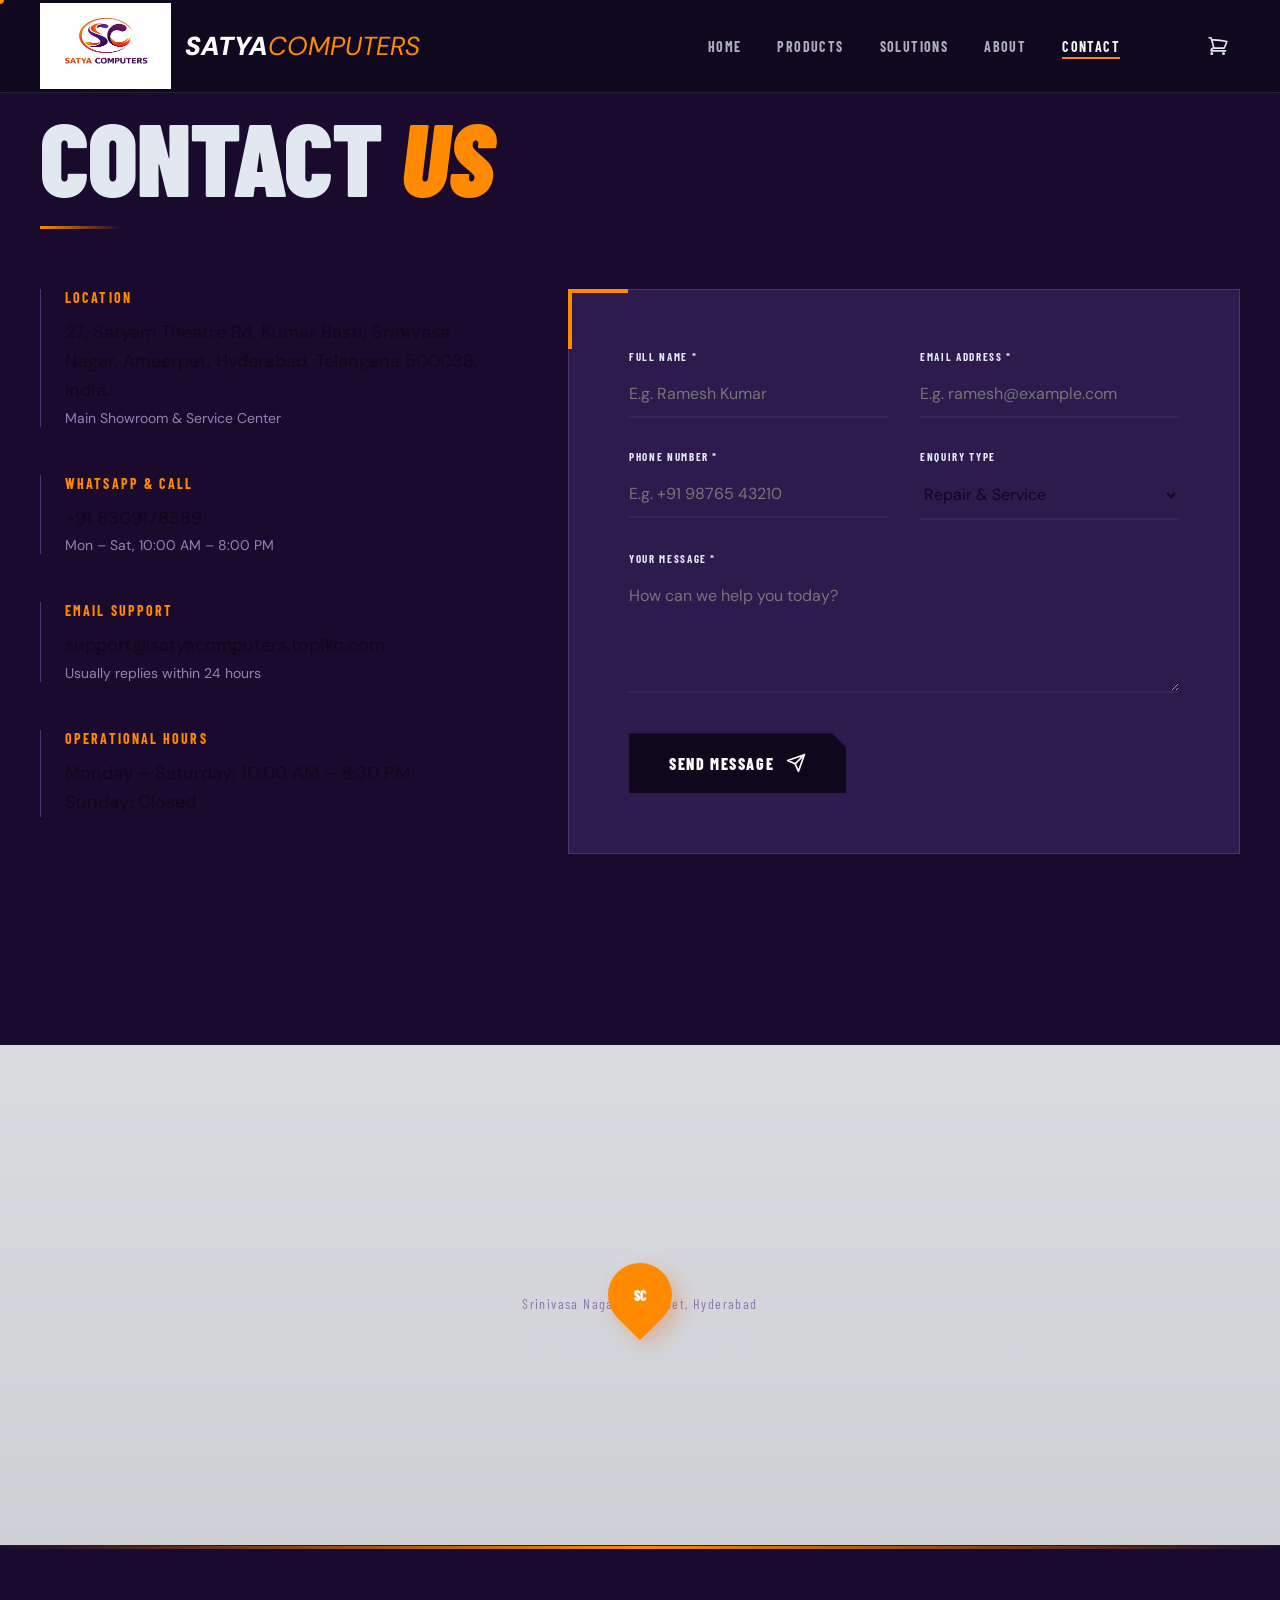
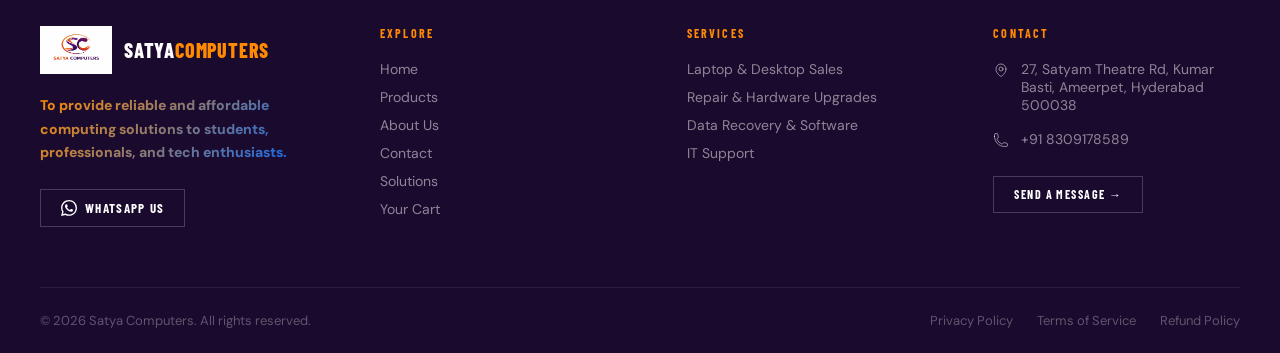
<file: contact.html>
<!DOCTYPE html>
<html lang="en">

<head>
    <meta charset="UTF-8">
    <meta name="viewport" content="width=device-width, initial-scale=1.0">
    <title>Contact Us — Satya Computers</title>
    <meta name="description"
        content="Contact Satya Computers Hyderabad for premium refurbished laptops, repairs, and IT solutions.">
    <link rel="stylesheet" href="style.css">
    <style>
        /* ── Contact Page Styles ────────────────────────────────── */
        .contact-page {
            padding: 80px 40px;
            max-width: 1400px;
            margin: 0 auto;
        }

        .contact-grid {
            display: grid;
            grid-template-columns: 1fr 1.5fr;
            gap: 80px;
            margin-top: 60px;
        }

        /* ── Info Column ─────────────────────────── */
        .contact-method {
            margin-bottom: 48px;
            position: relative;
            padding-left: 24px;
            border-left: 1px solid var(--gray-200);
        }

        .contact-method:hover {
            border-left-color: var(--orange);
        }

        .contact-method h3 {
            font-family: var(--font-display);
            font-size: 14px;
            font-weight: 700;
            letter-spacing: 0.15em;
            text-transform: uppercase;
            color: var(--orange);
            margin-bottom: 12px;
        }

        .contact-method p,
        .contact-method a {
            font-size: 18px;
            line-height: 1.6;
            color: var(--black);
            font-weight: 500;
            display: block;
            text-decoration: none;
            transition: var(--transition);
        }

        .contact-method a:hover {
            color: var(--orange);
        }

        .contact-method span {
            font-size: 14px;
            color: var(--gray-400);
            display: block;
            margin-top: 4px;
        }

        /* ── Form Column ─────────────────────────── */
        .contact-form-card {
            background: var(--bg-card);
            border: 1px solid var(--gray-200);
            padding: 60px;
            position: relative;
        }

        .contact-form-card::after {
            content: '';
            position: absolute;
            top: -1px;
            left: -1px;
            width: 60px;
            height: 60px;
            border-top: 4px solid var(--orange);
            border-left: 4px solid var(--orange);
        }

        .form-row {
            display: grid;
            grid-template-columns: 1fr 1fr;
            gap: 32px;
            margin-bottom: 32px;
        }

        .form-group {
            display: flex;
            flex-direction: column;
            gap: 8px;
        }

        .form-group label {
            font-family: var(--font-display);
            font-size: 11px;
            font-weight: 700;
            letter-spacing: 0.15em;
            text-transform: uppercase;
            color: var(--gray-500);
        }

        .form-group input,
        .form-group select,
        .form-group textarea {
            border: none;
            border-bottom: 2px solid var(--gray-100);
            padding: 12px 0;
            font-family: var(--font-body);
            font-size: 16px;
            color: var(--black);
            background: transparent;
            outline: none;
            transition: var(--transition);
        }

        .form-group input:focus,
        .form-group select:focus,
        .form-group textarea:focus {
            border-bottom-color: var(--orange);
        }

        .form-group textarea {
            min-height: 120px;
            resize: vertical;
        }

        .submit-btn {
            background: var(--black);
            color: var(--white);
            border: none;
            padding: 20px 40px;
            font-family: var(--font-display);
            font-size: 16px;
            font-weight: 800;
            letter-spacing: 0.1em;
            text-transform: uppercase;
            cursor: pointer;
            transition: var(--transition);
            display: inline-flex;
            align-items: center;
            gap: 12px;
            clip-path: polygon(0 0, calc(100% - 14px) 0, 100% 14px, 100% 100%, 0 100%);
        }

        .submit-btn:hover {
            background: var(--orange);
            transform: translateY(-2px);
        }

        /* ── Map Strip ─────────────────────────── */
        .map-section {
            margin-top: 100px;
            height: 500px;
            background: var(--gray-100);
            position: relative;
            overflow: hidden;
        }

        .map-overlay {
            position: absolute;
            inset: 0;
            display: flex;
            align-items: center;
            justify-content: center;
            background: linear-gradient(rgba(8, 6, 15, 0.05), rgba(8, 6, 15, 0.1));
            pointer-events: none;
        }

        .map-marker {
            width: 64px;
            height: 64px;
            background: var(--orange);
            border-radius: 50% 50% 50% 0;
            transform: rotate(-45deg);
            display: flex;
            align-items: center;
            justify-content: center;
            box-shadow: 0 10px 20px rgba(232, 93, 4, 0.3);
            animation: bounce 2s infinite ease-in-out;
        }

        .map-marker::after {
            content: 'SC';
            transform: rotate(45deg);
            color: var(--white);
            font-family: var(--font-display);
            font-weight: 900;
            font-size: 14px;
        }

        @keyframes bounce {

            0%,
            100% {
                transform: rotate(-45deg) translateY(0);
            }

            50% {
                transform: rotate(-45deg) translateY(-20px);
            }
        }

        @media (max-width: 1024px) {
            .contact-grid {
                grid-template-columns: 1fr;
                gap: 60px;
            }

            .contact-form-card {
                padding: 40px;
            }
        }

        @media (max-width: 768px) {
            .contact-page {
                padding: 60px 24px;
            }

            .form-row {
                grid-template-columns: 1fr;
                gap: 24px;
            }
        }
    </style>
</head>

<body>
    <div class="cursor-dot" id="cursorDot"></div>
    <div class="cursor-ring" id="cursorRing"></div>
    <div class="progress-bar" id="progressBar"></div>



    <header class="site-header" id="siteHeader">
        <div class="header-inner">
            <a href="index.html" class="site-logo">
                <img src="images/logo.jpg" alt="Satya Computers Logo">
                <div class="logo-text"><span>SATYA</span><span>COMPUTERS</span></div>
            </a>
            <nav class="site-nav" id="siteNav">
                <a href="index.html" class="nav-link">Home</a>
                <a href="products.html" class="nav-link">Products</a>
                <a href="solutions.html" class="nav-link">Solutions</a>
                <a href="about.html" class="nav-link">About</a>
                <a href="contact.html" class="nav-link active">Contact</a>
            </nav>
            <div class="header-actions">
                <a href="cart.html" class="icon-btn" title="Cart">
                    <svg xmlns="http://www.w3.org/2000/svg" fill="none" viewBox="0 0 24 24" stroke="currentColor">
                        <path stroke-linecap="round" stroke-linejoin="round"
                            d="M2.25 3h1.386c.51 0 .955.343 1.087.835l.383 1.437M7.5 14.25a3 3 0 00-3 3h15.75m-12.75-3h11.218c1.121-2.3 2.1-4.684 2.924-7.138a60.114 60.114 0 00-16.536-1.84M7.5 14.25L5.106 5.272M6 20.25a.75.75 0 11-1.5 0 .75.75 0 011.5 0zm12.75 0a.75.75 0 11-1.5 0 .75.75 0 011.5 0z" />
                    </svg>
                    <span class="cart-count" id="cartCount">0</span>
                </a>
                <button class="menu-toggle" id="menuToggle" aria-label="Menu">
                    <span></span><span></span><span></span>
                </button>
            </div>
        </div>
    </header>

    <main class="contact-page">
        <div class="page-hero-overline reveal">Reach Out</div>
        <h1 class="page-hero-title reveal d1">CONTACT <span>US</span></h1>
        <div class="page-hero-line reveal d2"></div>

        <div class="contact-grid">
            <!-- Info Column -->
            <div class="contact-info-col">
                <div class="contact-method reveal-left d1">
                    <h3>Location</h3>
                    <p>27, Satyam Theatre Rd, Kumar Basti, Srinivasa Nagar, Ameerpet, Hyderabad, Telangana 500038,
                        India.</p>
                    <span>Main Showroom & Service Center</span>
                </div>

                <div class="contact-method reveal-left d2">
                    <h3>WhatsApp & Call</h3>
                    <a href="tel:+918309178589">+91 8309178589</a>
                    <span>Mon – Sat, 10:00 AM – 8:00 PM</span>
                </div>

                <div class="contact-method reveal-left d3">
                    <h3>Email Support</h3>
                    <a href="mailto:support@satyacomputers.topiko.com">support@satyacomputers.topiko.com</a>
                    <span>Usually replies within 24 hours</span>
                </div>

                <div class="contact-method reveal-left d4">
                    <h3>Operational Hours</h3>
                    <p>Monday – Saturday: 10:00 AM – 8:30 PM</p>
                    <p>Sunday: Closed</p>
                </div>
            </div>

            <!-- Form Column -->
            <div class="contact-form-col reveal-right d2">
                <div class="contact-form-card">
                    <form id="contactForm">
                        <div class="form-row">
                            <div class="form-group">
                                <label for="name">Full Name *</label>
                                <input type="text" id="name" name="name" placeholder="E.g. Ramesh Kumar" required>
                            </div>
                            <div class="form-group">
                                <label for="email">Email Address *</label>
                                <input type="email" id="email" name="email" placeholder="E.g. ramesh@example.com"
                                    required>
                            </div>
                        </div>

                        <div class="form-row">
                            <div class="form-group">
                                <label for="phone">Phone Number *</label>
                                <input type="tel" id="phone" name="phone" placeholder="E.g. +91 98765 43210" required>
                            </div>
                            <div class="form-group">
                                <label for="subject">Enquiry Type</label>
                                <select id="subject" name="subject">
                                    <option value="sales">Product Sales</option>
                                    <option value="service" selected>Repair & Service</option>
                                    <option value="bulk">Bulk/Corporate Order</option>
                                    <option value="other">Other</option>
                                </select>
                            </div>
                        </div>

                        <div class="form-group" style="margin-bottom: 40px;">
                            <label for="message">Your Message *</label>
                            <textarea id="message" name="message" placeholder="How can we help you today?"
                                required></textarea>
                        </div>

                        <button type="submit" class="submit-btn" id="submitBtn">
                            <span>SEND MESSAGE</span>
                            <svg width="20" height="20" viewBox="0 0 24 24" fill="none" stroke="currentColor"
                                stroke-width="2" stroke-linecap="round" stroke-linejoin="round">
                                <line x1="22" y1="2" x2="11" y2="13"></line>
                                <polygon points="22 2 15 22 11 13 2 9 22 2"></polygon>
                            </svg>
                        </button>
                    </form>
                </div>
            </div>
        </div>
    </main>

    <section class="map-section reveal">
        <div class="map-overlay">
            <div class="map-marker"></div>
        </div>
        <!-- Using a styled placeholder for the map to maintain premium aesthetic without complex API keys -->
        <div
            style="width: 100%; height: 100%; background: #e5e7eb; display: flex; align-items: center; justify-content: center; flex-direction: column;">
            <p
                style="font-family: var(--font-display); font-size: 14px; color: var(--gray-400); letter-spacing: 0.1em; margin-top: 80px;">
                Srinivasa Nagar, Ameerpet, Hyderabad</p>
            <a href="https://maps.google.com/?q=Satya+Computers+Ameerpet" target="_blank" class="btn-outline"
                style="margin-top: 16px;">OPEN IN GOOGLE MAPS</a>
        </div>
    </section>

    <footer class="site-footer">
        <div class="footer-grid">
            <div class="footer-brand">
                <div class="footer-logo">
                    <img src="images/logo.jpg" alt="Satya Computers">
                    <div class="footer-logo-text"><span>SATYA</span><span>COMPUTERS</span></div>
                </div>
                <p class="footer-tagline"><span class="mission-gradient">To provide reliable and affordable computing solutions to students,
                    professionals, and tech enthusiasts.</span></p>
                <a href="https://wa.me/918309178589" target="_blank" class="footer-whatsapp">
                    <svg viewBox="0 0 24 24" fill="currentColor">
                        <path
                            d="M17.472 14.382c-.297-.149-1.758-.867-2.03-.967-.273-.099-.471-.148-.67.15-.197.297-.767.966-.94 1.164-.173.199-.347.223-.644.075-.297-.15-1.255-.463-2.39-1.475-.883-.788-1.48-1.761-1.653-2.059-.173-.297-.018-.458.13-.606.134-.133.298-.347.446-.52.149-.174.198-.298.298-.497.099-.198.05-.371-.025-.52-.075-.149-.669-1.612-.916-2.207-.242-.579-.487-.5-.669-.51-.173-.008-.371-.01-.570-.01-.198 0-.52.074-.792.372-.272.297-1.04 1.016-1.04 2.479 0 1.462 1.065 2.875 1.213 3.074.149.198 2.096 3.2 5.077 4.487.709.306 1.262.489 1.694.625.712.227 1.36.195 1.871.118.571-.085 1.758-.719 2.006-1.413.248-.694.248-1.289.173-1.413-.074-.124-.272-.198-.57-.347m-5.421 7.403h-.004a9.87 9.87 0 01-5.031-1.378l-.361-.214-3.741.982.998-3.648-.235-.374a9.86 9.86 0 01-1.51-5.26c.001-5.45 4.436-9.884 9.888-9.884 2.64 0 5.122 1.03 6.988 2.898a9.825 9.825 0 012.893 6.994c-.003 5.45-4.437 9.884-9.885 9.884m8.413-18.297A11.815 11.815 0 0012.05 0C5.495 0 .16 5.335.157 11.892c0 2.096.547 4.142 1.588 5.945L.057 24l6.305-1.654a11.882 11.882 0 005.683 1.448h.005c6.554 0 11.89-5.335 11.893-11.893a11.821 11.821 0 00-3.48-8.413z" />
                    </svg>
                    WHATSAPP US
                </a>
            </div>
            <div class="footer-col">
                <h4>Explore</h4>
                <ul>
                    <li><a href="index.html">Home</a></li>
                    <li><a href="products.html">Products</a></li>
                    <li><a href="about.html">About Us</a></li>
                    <li><a href="contact.html">Contact</a></li>
                    <li><a href="solutions.html">Solutions</a></li>
                    <li><a href="cart.html">Your Cart</a></li>
                </ul>
            </div>
            <div class="footer-col">
                <h4>Services</h4>
                <ul>
                    <li><a href="products.html">Laptop & Desktop Sales</a></li>
                    <li><a href="contact.html">Repair & Hardware Upgrades</a></li>
                    <li><a href="contact.html">Data Recovery & Software</a></li>
                    <li><a href="contact.html">IT Support</a></li>
                </ul>
            </div>
            <div class="footer-col">
                <h4>Contact</h4>
                <div class="footer-contact-item">
                    <svg xmlns="http://www.w3.org/2000/svg" fill="none" viewBox="0 0 24 24" stroke="currentColor">
                        <path stroke-linecap="round" stroke-linejoin="round" stroke-width="1.5"
                            d="M15 10.5a3 3 0 11-6 0 3 3 0 016 0z" />
                        <path stroke-linecap="round" stroke-linejoin="round" stroke-width="1.5"
                            d="M19.5 10.5c0 7.142-7.5 11.25-7.5 11.25S4.5 17.642 4.5 10.5a7.5 7.5 0 0115 0z" />
                    </svg>
                    <span>27, Satyam Theatre Rd, Kumar Basti, Ameerpet, Hyderabad 500038</span>
                </div>
                <div class="footer-contact-item">
                    <svg xmlns="http://www.w3.org/2000/svg" fill="none" viewBox="0 0 24 24" stroke="currentColor">
                        <path stroke-linecap="round" stroke-linejoin="round" stroke-width="1.5"
                            d="M2.25 6.75c0 8.284 6.716 15 15 15h2.25a2.25 2.25 0 002.25-2.25v-1.372c0-.516-.351-.966-.852-1.091l-4.423-1.106c-.44-.11-.902.055-1.173.417l-.97 1.293c-.282.376-.769.542-1.21.38a12.035 12.035 0 01-7.143-7.143c-.162-.441.004-.928.38-1.21l1.293-.97c.363-.271.527-.734.417-1.173L6.963 3.102a1.125 1.125 0 00-1.091-.852H4.5A2.25 2.25 0 002.25 4.5v2.25z" />
                    </svg>
                    <a href="tel:+918309178589">+91 8309178589</a>
                </div>
                <a href="contact.html" class="footer-msg-btn">SEND A MESSAGE →</a>
            </div>
        </div>
        <div class="footer-bottom">
            <p>© 2026 Satya Computers. All rights reserved.</p>
            <div class="footer-bottom-links">
                <a href="#">Privacy Policy</a>
                <a href="#">Terms of Service</a>
                <a href="#">Refund Policy</a>
            </div>
        </div>
    </footer>

    <div class="toast" id="toast"></div>
    <script src="main.js"></script>
    <script>
        // Form Handling
        const contactForm = document.getElementById('contactForm');
        const submitBtn = document.getElementById('submitBtn');

        contactForm.addEventListener('submit', (e) => {
            e.preventDefault();

            // Visual feedback
            const originalText = submitBtn.innerHTML;
            submitBtn.disabled = true;
            submitBtn.style.opacity = '0.7';
            submitBtn.innerHTML = '<span>SENDING...</span>';

            // Simulate API call
            setTimeout(() => {
                showToast('✓ Message sent successfully! We will contact you soon.');
                contactForm.reset();
                submitBtn.disabled = false;
                submitBtn.style.opacity = '1';
                submitBtn.innerHTML = originalText;
            }, 1500);
        });
    </script>
</body>

</html>
</file>
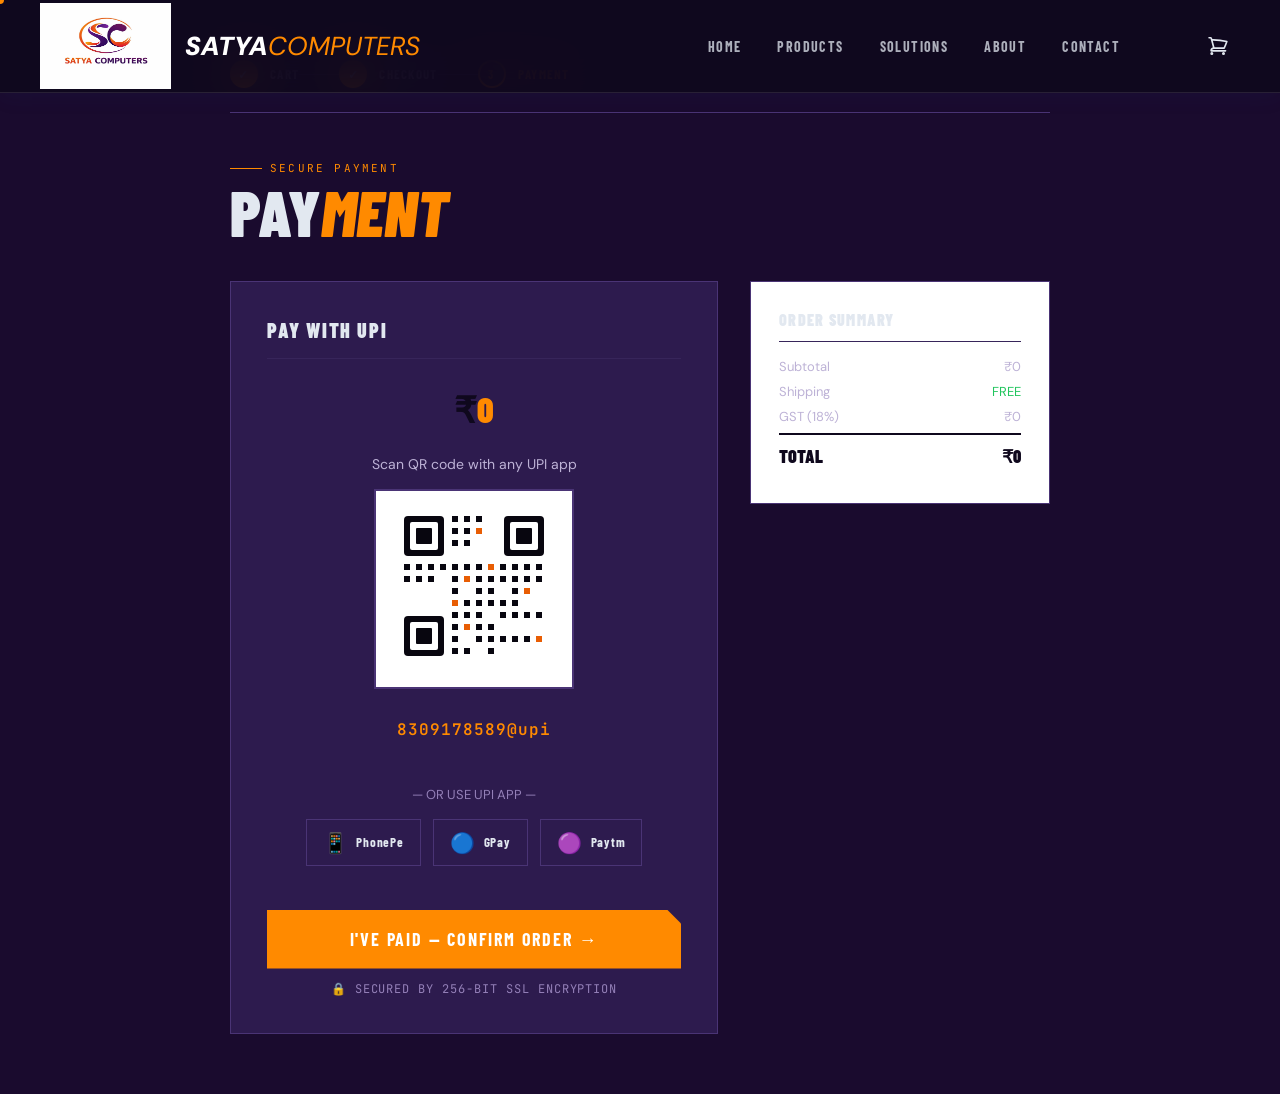
<file: payment.html>
<!DOCTYPE html>
<html lang="en">

<head>
    <meta charset="UTF-8" />
    <meta name="viewport" content="width=device-width, initial-scale=1.0" />
    <title>Payment — Satya Computers</title>
    <link rel="stylesheet" href="style.css" />
    <style>
        .payment-page {
            padding: 60px 40px;
            max-width: 900px;
            margin: 0 auto;
            min-height: 60vh;
        }

        .cart-steps {
            display: flex;
            align-items: center;
            gap: 0;
            margin-bottom: 48px;
            border-bottom: 1px solid var(--gray-200);
            padding-bottom: 24px;
        }

        .step {
            display: flex;
            align-items: center;
            gap: 12px;
            font-family: var(--font-display);
            font-size: 13px;
            font-weight: 700;
            letter-spacing: 0.1em;
            text-transform: uppercase;
            color: var(--gray-400);
        }

        .step.active {
            color: var(--orange);
        }

        .step.done {
            color: var(--gray-600);
        }

        .step-num {
            width: 28px;
            height: 28px;
            border-radius: 50%;
            display: flex;
            align-items: center;
            justify-content: center;
            border: 2px solid var(--gray-200);
            font-size: 12px;
            font-weight: 700;
        }

        .step.active .step-num {
            border-color: var(--orange);
            color: var(--orange);
            background: rgba(232, 93, 4, 0.08);
        }

        .step.done .step-num {
            background: var(--orange);
            border-color: var(--orange);
            color: var(--white);
        }

        .step-arrow {
            width: 40px;
            height: 1px;
            background: var(--gray-200);
        }

        .payment-layout {
            display: grid;
            grid-template-columns: 1fr 300px;
            gap: 32px;
            align-items: start;
        }

        /* Payment Panel */
        .payment-panel {
            background: var(--bg-card);
            border: 1px solid var(--gray-200);
            padding: 36px;
        }

        .payment-panel h3 {
            font-family: var(--font-display);
            font-size: 20px;
            font-weight: 900;
            text-transform: uppercase;
            letter-spacing: 0.08em;
            margin-bottom: 28px;
            padding-bottom: 16px;
            border-bottom: 1px solid var(--gray-100);
        }

        /* UPI Panel */
        .upi-panel {
            text-align: center;
        }

        .upi-qr {
            width: 200px;
            height: 200px;
            margin: 0 auto 20px;
            background: #fff; /* Keep QR background white for scanability */
            border: 2px solid var(--gray-200);
            display: flex;
            align-items: center;
            justify-content: center;
            position: relative;
            overflow: hidden;
        }

        .qr-grid {
            display: grid;
            grid-template-columns: repeat(10, 1fr);
            gap: 2px;
            padding: 10px;
        }

        .qr-cell {
            aspect-ratio: 1;
            background: #000;
            border-radius: 1px;
        }

        .qr-cell.w {
            background: #fff;
        }

        .upi-id {
            font-family: var(--font-mono);
            font-size: 16px;
            font-weight: 600;
            color: var(--orange);
            letter-spacing: 0.06em;
            background: var(--bg-card);
            padding: 10px 20px;
            margin: 0 auto 20px;
            display: inline-block;
        }

        .upi-or {
            font-size: 13px;
            color: var(--gray-400);
            margin: 16px 0;
        }

        .upi-apps {
            display: flex;
            justify-content: center;
            gap: 12px;
            margin-bottom: 20px;
        }

        .upi-app {
            display: flex;
            align-items: center;
            gap: 8px;
            border: 1px solid var(--gray-200);
            padding: 10px 16px;
            font-family: var(--font-display);
            font-size: 13px;
            font-weight: 700;
            cursor: pointer;
            transition: var(--transition);
            letter-spacing: 0.06em;
        }

        .upi-app:hover {
            border-color: var(--orange);
            color: var(--orange);
        }

        .upi-app-icon {
            font-size: 20px;
        }

        .upi-amount {
            font-family: var(--font-display);
            font-size: 36px;
            font-weight: 900;
            color: var(--black);
            margin-bottom: 24px;
        }

        .upi-amount span {
            color: var(--orange);
        }

        /* Card Panel */
        .card-panel {
            display: none;
        }

        .credit-card-visual {
            background: linear-gradient(135deg, var(--black), var(--gray-800));
            border-radius: 12px;
            padding: 28px;
            margin-bottom: 24px;
            position: relative;
            overflow: hidden;
            color: var(--white);
        }

        .credit-card-visual::before {
            content: '';
            position: absolute;
            inset: 0;
            background: radial-gradient(circle at 80% 20%, rgba(232, 93, 4, 0.3), transparent 60%);
        }

        .card-chip {
            width: 36px;
            height: 28px;
            background: linear-gradient(135deg, #d4a017, #f0c040);
            border-radius: 4px;
            margin-bottom: 24px;
            position: relative;
        }

        .card-number {
            font-family: var(--font-mono);
            font-size: 18px;
            letter-spacing: 0.15em;
            margin-bottom: 20px;
        }

        .card-meta {
            display: flex;
            justify-content: space-between;
            font-size: 12px;
        }

        .card-meta label {
            display: block;
            color: rgba(255, 255, 255, 0.5);
            font-size: 10px;
            letter-spacing: 0.1em;
            margin-bottom: 4px;
        }

        .form-group {
            display: flex;
            flex-direction: column;
            gap: 6px;
            margin-bottom: 16px;
        }

        .form-group label {
            font-family: var(--font-display);
            font-size: 11px;
            font-weight: 700;
            letter-spacing: 0.15em;
            text-transform: uppercase;
            color: var(--gray-600);
        }

        .form-group input {
            border: 1px solid var(--gray-200);
            padding: 12px 14px;
            font-family: var(--font-body);
            font-size: 15px;
            color: var(--gray-800);
            background: var(--white);
            outline: none;
            transition: var(--transition);
            width: 100%;
        }

        .form-group input:focus {
            border-color: var(--orange);
        }

        .card-row {
            display: grid;
            grid-template-columns: 1fr 1fr;
            gap: 16px;
        }

        /* COD Panel */
        .cod-panel {
            display: none;
            text-align: center;
            padding: 40px 20px;
        }

        .cod-icon {
            font-size: 72px;
            margin-bottom: 20px;
        }

        .cod-panel h4 {
            font-family: var(--font-display);
            font-size: 28px;
            font-weight: 900;
            margin-bottom: 12px;
        }

        .cod-panel p {
            font-size: 15px;
            color: var(--gray-600);
            line-height: 1.7;
        }

        /* Pay Button */
        .pay-btn {
            width: 100%;
            padding: 18px;
            background: var(--orange);
            color: var(--white);
            border: none;
            cursor: pointer;
            font-family: var(--font-display);
            font-size: 18px;
            font-weight: 700;
            letter-spacing: 0.1em;
            text-transform: uppercase;
            transition: var(--transition);
            margin-top: 24px;
            clip-path: polygon(0 0, calc(100% - 14px) 0, 100% 14px, 100% 100%, 0 100%);
            position: relative;
            overflow: hidden;
        }

        .pay-btn::before {
            content: '';
            position: absolute;
            inset: 0;
            background: var(--orange-light);
            transform: translateX(-100%);
            transition: transform var(--transition);
        }

        .pay-btn:hover::before {
            transform: translateX(0);
        }

        .pay-btn span {
            position: relative;
            z-index: 1;
        }

        .pay-btn.loading {
            pointer-events: none;
        }

        .secure-badge {
            display: flex;
            align-items: center;
            justify-content: center;
            gap: 8px;
            margin-top: 12px;
            font-size: 12px;
            color: var(--gray-400);
            font-family: var(--font-mono);
            letter-spacing: 0.08em;
        }

        /* Order Summary (right) */
        .payment-summary {
            background: var(--white);
            border: 1px solid var(--gray-200);
            padding: 28px;
        }

        .payment-summary h3 {
            font-family: var(--font-display);
            font-size: 16px;
            font-weight: 900;
            text-transform: uppercase;
            letter-spacing: 0.08em;
            margin-bottom: 16px;
            padding-bottom: 12px;
            border-bottom: 1px solid var(--gray-100);
        }

        .psum-line {
            display: flex;
            justify-content: space-between;
            font-size: 13px;
            color: var(--gray-600);
            margin-bottom: 8px;
        }

        .psum-line.total {
            font-family: var(--font-display);
            font-size: 18px;
            font-weight: 900;
            color: var(--black);
            padding-top: 10px;
            margin-top: 4px;
            border-top: 2px solid var(--black);
        }

        .psum-customer {
            margin-top: 24px;
            padding-top: 16px;
            border-top: 1px solid var(--gray-100);
        }

        .psum-customer h4 {
            font-family: var(--font-display);
            font-size: 12px;
            font-weight: 700;
            letter-spacing: 0.15em;
            text-transform: uppercase;
            color: var(--orange);
            margin-bottom: 10px;
        }

        .psum-customer p {
            font-size: 13px;
            color: var(--gray-600);
            line-height: 1.7;
        }

        /* Success overlay */
        .success-overlay {
            position: fixed;
            inset: 0;
            background: rgba(8, 6, 15, 0.9);
            display: flex;
            align-items: center;
            justify-content: center;
            z-index: 99999;
            opacity: 0;
            pointer-events: none;
            transition: opacity 0.4s ease;
        }

        .success-overlay.show {
            opacity: 1;
            pointer-events: all;
        }

        .success-card {
            background: var(--white);
            padding: 60px 48px;
            text-align: center;
            max-width: 480px;
            transform: scale(0.9);
            transition: transform 0.4s cubic-bezier(0.34, 1.56, 0.64, 1);
        }

        .success-overlay.show .success-card {
            transform: scale(1);
        }

        .success-icon {
            font-size: 80px;
            margin-bottom: 20px;
            animation: bounce-in 0.6s ease 0.3s both;
        }

        @keyframes bounce-in {
            0% {
                transform: scale(0);
            }

            100% {
                transform: scale(1);
            }
        }

        .success-card h2 {
            font-family: var(--font-display);
            font-size: 40px;
            font-weight: 900;
            text-transform: uppercase;
            margin-bottom: 12px;
        }

        .success-card h2 span {
            color: var(--orange);
        }

        .success-card p {
            font-size: 16px;
            color: var(--gray-600);
            line-height: 1.7;
            margin-bottom: 32px;
        }

        .order-id {
            font-family: var(--font-mono);
            font-size: 13px;
            background: var(--gray-100);
            padding: 8px 16px;
            display: inline-block;
            margin-bottom: 32px;
            color: var(--orange);
        }

        @media (max-width: 768px) {
            .payment-layout {
                grid-template-columns: 1fr;
            }

            .payment-page {
                padding: 40px 20px;
            }
        }
    </style>
</head>

<body>
    <div class="cursor-dot" id="cursorDot"></div>
    <div class="cursor-ring" id="cursorRing"></div>
    <div class="progress-bar" id="progressBar"></div>


    <header class="site-header" id="siteHeader">
        <div class="header-inner">
            <a href="index.html" class="site-logo">
                <img src="images/logo.jpg" alt="Satya Computers Logo" />
                <div class="logo-text"><span>SATYA</span><span>COMPUTERS</span></div>
            </a>
            <nav class="site-nav" id="siteNav">
                <a href="index.html" class="nav-link">Home</a>
                <a href="products.html" class="nav-link">Products</a>
                <a href="solutions.html" class="nav-link">Solutions</a>
                <a href="about.html" class="nav-link">About</a>
                <a href="contact.html" class="nav-link">Contact</a>
            </nav>
            <div class="header-actions">
                <a href="cart.html" class="icon-btn">
                    <svg xmlns="http://www.w3.org/2000/svg" fill="none" viewBox="0 0 24 24" stroke="currentColor">
                        <path stroke-linecap="round" stroke-linejoin="round"
                            d="M2.25 3h1.386c.51 0 .955.343 1.087.835l.383 1.437M7.5 14.25a3 3 0 00-3 3h15.75m-12.75-3h11.218c1.121-2.3 2.1-4.684 2.924-7.138a60.114 60.114 0 00-16.536-1.84M7.5 14.25L5.106 5.272M6 20.25a.75.75 0 11-1.5 0 .75.75 0 011.5 0zm12.75 0a.75.75 0 11-1.5 0 .75.75 0 011.5 0z" />
                    </svg>
                    <span class="cart-count" id="cartCount">0</span>
                </a>
                <button class="menu-toggle" id="menuToggle"><span></span><span></span><span></span></button>
            </div>
        </div>
    </header>

    <div class="payment-page">
        <div class="cart-steps">
            <div class="step done">
                <div class="step-num">✓</div><span>CART</span>
            </div>
            <div class="step-arrow"></div>
            <div class="step done">
                <div class="step-num">✓</div><span>CHECKOUT</span>
            </div>
            <div class="step-arrow"></div>
            <div class="step active">
                <div class="step-num">3</div><span>PAYMENT</span>
            </div>
        </div>

        <div class="page-hero-overline" style="margin-bottom:8px;">Secure Payment</div>
        <h1
            style="font-family:var(--font-display);font-size:clamp(36px,5vw,64px);font-weight:900;text-transform:uppercase;line-height:0.9;margin-bottom:40px;">
            PAY<span style="color:var(--orange);font-style:italic;">MENT</span></h1>

        <div class="payment-layout">
            <div class="payment-panel reveal">
                <h3 id="panelTitle">PAY WITH UPI</h3>

                <!-- UPI -->
                <div class="upi-panel" id="upiPanel">
                    <div class="upi-amount">₹<span id="upiAmount">0</span></div>
                    <p style="font-size:14px;color:var(--gray-600);margin-bottom:16px;">Scan QR code with any UPI app
                    </p>
                    <div class="upi-qr">
                        <div style="padding:16px;background:white;">
                            <!-- Decorative QR-like pattern -->
                            <svg width="160" height="160" viewBox="0 0 160 160" fill="none"
                                xmlns="http://www.w3.org/2000/svg">
                                <rect x="0" y="0" width="160" height="160" fill="white" />
                                <!-- corner squares -->
                                <rect x="10" y="10" width="40" height="40" rx="4" fill="#08060f" />
                                <rect x="16" y="16" width="28" height="28" rx="2" fill="white" />
                                <rect x="22" y="22" width="16" height="16" rx="1" fill="#08060f" />
                                <rect x="110" y="10" width="40" height="40" rx="4" fill="#08060f" />
                                <rect x="116" y="16" width="28" height="28" rx="2" fill="white" />
                                <rect x="122" y="22" width="16" height="16" rx="1" fill="#08060f" />
                                <rect x="10" y="110" width="40" height="40" rx="4" fill="#08060f" />
                                <rect x="16" y="116" width="28" height="28" rx="2" fill="white" />
                                <rect x="22" y="122" width="16" height="16" rx="1" fill="#08060f" />
                                <!-- middle data -->
                                <rect x="58" y="10" width="6" height="6" fill="#08060f" />
                                <rect x="70" y="10" width="6" height="6" fill="#08060f" />
                                <rect x="82" y="10" width="6" height="6" fill="#08060f" />
                                <rect x="58" y="22" width="6" height="6" fill="#08060f" />
                                <rect x="70" y="22" width="6" height="6" fill="#08060f" />
                                <rect x="82" y="22" width="6" height="6" fill="#e85d04" />
                                <rect x="58" y="34" width="6" height="6" fill="#08060f" />
                                <rect x="70" y="34" width="6" height="6" fill="#08060f" />
                                <rect x="58" y="58" width="6" height="6" fill="#08060f" />
                                <rect x="70" y="58" width="6" height="6" fill="#08060f" />
                                <rect x="82" y="58" width="6" height="6" fill="#08060f" />
                                <rect x="94" y="58" width="6" height="6" fill="#e85d04" />
                                <rect x="10" y="58" width="6" height="6" fill="#08060f" />
                                <rect x="22" y="58" width="6" height="6" fill="#08060f" />
                                <rect x="34" y="58" width="6" height="6" fill="#08060f" />
                                <rect x="46" y="58" width="6" height="6" fill="#08060f" />
                                <rect x="58" y="70" width="6" height="6" fill="#08060f" />
                                <rect x="70" y="70" width="6" height="6" fill="#e85d04" />
                                <rect x="82" y="70" width="6" height="6" fill="#08060f" />
                                <rect x="94" y="70" width="6" height="6" fill="#08060f" />
                                <rect x="106" y="70" width="6" height="6" fill="#08060f" />
                                <rect x="118" y="70" width="6" height="6" fill="#08060f" />
                                <rect x="130" y="70" width="6" height="6" fill="#08060f" />
                                <rect x="142" y="70" width="6" height="6" fill="#08060f" />
                                <rect x="10" y="70" width="6" height="6" fill="#08060f" />
                                <rect x="22" y="70" width="6" height="6" fill="#08060f" />
                                <rect x="34" y="70" width="6" height="6" fill="#08060f" />
                                <rect x="58" y="82" width="6" height="6" fill="#08060f" />
                                <rect x="82" y="82" width="6" height="6" fill="#08060f" />
                                <rect x="94" y="82" width="6" height="6" fill="#08060f" />
                                <rect x="118" y="82" width="6" height="6" fill="#08060f" />
                                <rect x="130" y="82" width="6" height="6" fill="#e85d04" />
                                <rect x="58" y="94" width="6" height="6" fill="#e85d04" />
                                <rect x="70" y="94" width="6" height="6" fill="#08060f" />
                                <rect x="82" y="94" width="6" height="6" fill="#08060f" />
                                <rect x="94" y="94" width="6" height="6" fill="#08060f" />
                                <rect x="106" y="94" width="6" height="6" fill="#08060f" />
                                <rect x="118" y="94" width="6" height="6" fill="#08060f" />
                                <rect x="58" y="106" width="6" height="6" fill="#08060f" />
                                <rect x="70" y="106" width="6" height="6" fill="#08060f" />
                                <rect x="82" y="106" width="6" height="6" fill="#08060f" />
                                <rect x="106" y="106" width="6" height="6" fill="#08060f" />
                                <rect x="58" y="118" width="6" height="6" fill="#08060f" />
                                <rect x="70" y="118" width="6" height="6" fill="#e85d04" />
                                <rect x="82" y="118" width="6" height="6" fill="#08060f" />
                                <rect x="94" y="118" width="6" height="6" fill="#08060f" />
                                <rect x="106" y="130" width="6" height="6" fill="#08060f" />
                                <rect x="118" y="130" width="6" height="6" fill="#08060f" />
                                <rect x="130" y="130" width="6" height="6" fill="#08060f" />
                                <rect x="142" y="130" width="6" height="6" fill="#e85d04" />
                                <rect x="58" y="130" width="6" height="6" fill="#08060f" />
                                <rect x="82" y="130" width="6" height="6" fill="#08060f" />
                                <rect x="94" y="130" width="6" height="6" fill="#08060f" />
                                <rect x="58" y="142" width="6" height="6" fill="#08060f" />
                                <rect x="70" y="142" width="6" height="6" fill="#08060f" />
                                <rect x="94" y="142" width="6" height="6" fill="#08060f" />
                                <rect x="106" y="58" width="6" height="6" fill="#08060f" />
                                <rect x="118" y="58" width="6" height="6" fill="#08060f" />
                                <rect x="130" y="58" width="6" height="6" fill="#08060f" />
                                <rect x="142" y="58" width="6" height="6" fill="#08060f" />
                                <rect x="106" y="106" width="6" height="6" fill="#08060f" />
                                <rect x="118" y="106" width="6" height="6" fill="#08060f" />
                                <rect x="130" y="106" width="6" height="6" fill="#08060f" />
                                <rect x="142" y="106" width="6" height="6" fill="#08060f" />
                            </svg>
                        </div>
                    </div>
                    <div class="upi-id">8309178589@upi</div>
                    <div class="upi-or">— OR USE UPI APP —</div>
                    <div class="upi-apps">
                        <div class="upi-app"><span class="upi-app-icon">📱</span>PhonePe</div>
                        <div class="upi-app"><span class="upi-app-icon">🔵</span>GPay</div>
                        <div class="upi-app"><span class="upi-app-icon">🟣</span>Paytm</div>
                    </div>
                    <button class="pay-btn" onclick="confirmPayment()"><span>I'VE PAID — CONFIRM ORDER →</span></button>
                    <div class="secure-badge">🔒 SECURED BY 256-BIT SSL ENCRYPTION</div>
                </div>

                <!-- Card -->
                <div class="card-panel" id="cardPanel">
                    <div class="credit-card-visual">
                        <div class="card-chip"></div>
                        <div class="card-number" id="cardNumDisplay">•••• •••• •••• ••••</div>
                        <div class="card-meta">
                            <div><label>CARD HOLDER</label><span id="cardNameDisplay">YOUR NAME</span></div>
                            <div><label>EXPIRES</label><span id="cardExpDisplay">MM/YY</span></div>
                        </div>
                    </div>
                    <div class="form-group">
                        <label>Card Number *</label>
                        <input type="text" id="cardNum" placeholder="1234 5678 9012 3456" maxlength="19"
                            oninput="formatCard(this)" />
                    </div>
                    <div class="form-group">
                        <label>Card Holder Name *</label>
                        <input type="text" id="cardName" placeholder="Name as on card"
                            oninput="document.getElementById('cardNameDisplay').textContent=this.value||'YOUR NAME'" />
                    </div>
                    <div class="card-row">
                        <div class="form-group">
                            <label>Expiry (MM/YY) *</label>
                            <input type="text" id="cardExp" placeholder="MM/YY" maxlength="5"
                                oninput="document.getElementById('cardExpDisplay').textContent=this.value||'MM/YY'" />
                        </div>
                        <div class="form-group">
                            <label>CVV *</label>
                            <input type="password" id="cardCvv" placeholder="•••" maxlength="4" />
                        </div>
                    </div>
                    <button class="pay-btn" onclick="confirmPayment()"><span>PAY SECURELY →</span></button>
                    <div class="secure-badge">🔒 SECURED BY 256-BIT SSL ENCRYPTION</div>
                </div>

                <!-- COD -->
                <div class="cod-panel" id="codPanel">
                    <div class="cod-icon">💵</div>
                    <h4>CASH ON DELIVERY</h4>
                    <p style="margin-bottom:24px;">Pay in cash when your order is delivered. Our delivery team will
                        collect the payment at your doorstep.</p>
                    <div class="upi-amount">₹<span id="codAmount">0</span></div>
                    <button class="pay-btn" onclick="confirmPayment()"><span>CONFIRM COD ORDER →</span></button>
                </div>

                <!-- Net Banking -->
                <div id="netPanel" style="display:none;text-align:center;padding:40px 20px;">
                    <div style="font-size:60px;margin-bottom:16px;">🏦</div>
                    <h4 style="font-family:var(--font-display);font-size:24px;font-weight:900;margin-bottom:12px;">NET
                        BANKING</h4>
                    <p style="font-size:14px;color:var(--gray-600);margin-bottom:24px;">You will be redirected to your
                        bank's secure portal to complete the payment.</p>
                    <div class="form-group" style="max-width:300px;margin:0 auto 24px;">
                        <label>Select Bank</label>
                        <select
                            style="border:1px solid var(--gray-200);padding:12px;font-family:var(--font-body);font-size:15px;outline:none;width:100%;">
                            <option>State Bank of India</option>
                            <option>HDFC Bank</option>
                            <option>ICICI Bank</option>
                            <option>Axis Bank</option>
                            <option>Kotak Mahindra Bank</option>
                            <option>Punjab National Bank</option>
                            <option>Bank of Baroda</option>
                        </select>
                    </div>
                    <button class="pay-btn" onclick="confirmPayment()"><span>PROCEED TO NET BANKING →</span></button>
                    <div class="secure-badge">🔒 SECURED BY 256-BIT SSL ENCRYPTION</div>
                </div>
            </div>

            <!-- Summary -->
            <div class="payment-summary reveal-right">
                <h3>ORDER SUMMARY</h3>
                <div id="paymentSummaryItems"></div>
                <div class="psum-line"><span>Subtotal</span><span id="psSubtotal">₹0</span></div>
                <div class="psum-line"><span>Shipping</span><span style="color:#22c55e;">FREE</span></div>
                <div class="psum-line"><span>GST (18%)</span><span id="psGST">₹0</span></div>
                <div class="psum-line total"><span>TOTAL</span><span id="psTotal">₹0</span></div>
                <div class="psum-customer" id="psCustomer" style="display:none;">
                    <h4>DELIVERING TO</h4>
                    <p id="psCustomerInfo"></p>
                </div>
            </div>
        </div>
    </div>

    <!-- Success Overlay -->
    <div class="success-overlay" id="successOverlay">
        <div class="success-card">
            <div class="success-icon">🎉</div>
            <h2>ORDER <span>PLACED!</span></h2>
            <p>Thank you for your order. Our team will contact you within 24 hours to confirm delivery details.</p>
            <div class="order-id" id="orderId">ORDER #SC-000000</div>
            <div style="display:flex;gap:12px;justify-content:center;">
                <a href="index.html" class="btn-primary"><span>BACK TO HOME</span></a>
                <a href="products.html" class="btn-outline">SHOP MORE</a>
            </div>
        </div>
    </div>

    <div class="toast" id="toast"></div>
    <script src="main.js"></script>
    <script>
        // Init payment page
        const checkout = JSON.parse(localStorage.getItem('sc_checkout') || '{}');
        const pm = checkout.paymentMethod || 'upi';

        // Show right panel
        const panels = { upi: 'upiPanel', card: 'cardPanel', cod: 'codPanel', netbanking: 'netPanel' };
        const titles = { upi: 'PAY WITH UPI', card: 'PAY BY CARD', cod: 'CASH ON DELIVERY', netbanking: 'NET BANKING' };
        Object.values(panels).forEach(id => document.getElementById(id).style.display = 'none');
        document.getElementById(panels[pm] || 'upiPanel').style.display = 'block';
        document.getElementById('panelTitle').textContent = titles[pm] || 'PAY WITH UPI';

        // Render summary
        function renderPaymentSummary() {
            const cart = getCart();
            const items = document.getElementById('paymentSummaryItems');
            let subtotal = 0;
            items.innerHTML = '';
            cart.forEach(item => {
                subtotal += item.price * item.qty;
                items.innerHTML += `<div class="psum-line"><span style="max-width:180px;overflow:hidden;text-overflow:ellipsis;white-space:nowrap;">${item.name} ×${item.qty}</span><span>₹${(item.price * item.qty).toLocaleString('en-IN')}</span></div>`;
            });
            const gst = Math.round(subtotal * 0.18);
            document.getElementById('psSubtotal').textContent = '₹' + subtotal.toLocaleString('en-IN');
            document.getElementById('psGST').textContent = '₹' + gst.toLocaleString('en-IN');
            document.getElementById('psTotal').textContent = '₹' + (subtotal + gst).toLocaleString('en-IN');
            document.getElementById('upiAmount').textContent = (subtotal + gst).toLocaleString('en-IN');
            document.getElementById('codAmount') && (document.getElementById('codAmount').textContent = (subtotal + gst).toLocaleString('en-IN'));

            if (checkout.name) {
                document.getElementById('psCustomer').style.display = 'block';
                document.getElementById('psCustomerInfo').textContent = `${checkout.name} · ${checkout.phone} · ${checkout.address}`;
            }
        }
        renderPaymentSummary();

        // Format card number
        window.formatCard = function (el) {
            let v = el.value.replace(/\D/g, '').substring(0, 16);
            v = v.replace(/(.{4})/g, '$1 ').trim();
            el.value = v;
            document.getElementById('cardNumDisplay').textContent = v || '•••• •••• •••• ••••';
        };

        window.confirmPayment = function () {
            const btn = document.querySelector('.pay-btn');
            btn.classList.add('loading');
            btn.querySelector('span').textContent = 'PROCESSING...';
            setTimeout(() => {
                // Clear cart
                localStorage.removeItem('sc_cart');
                localStorage.removeItem('sc_checkout');
                updateCartUI();
                const orderId = 'SC-' + Math.floor(100000 + Math.random() * 900000);
                document.getElementById('orderId').textContent = 'ORDER #' + orderId;
                document.getElementById('successOverlay').classList.add('show');
            }, 2000);
        };
    </script>
</body>

</html>
</file>
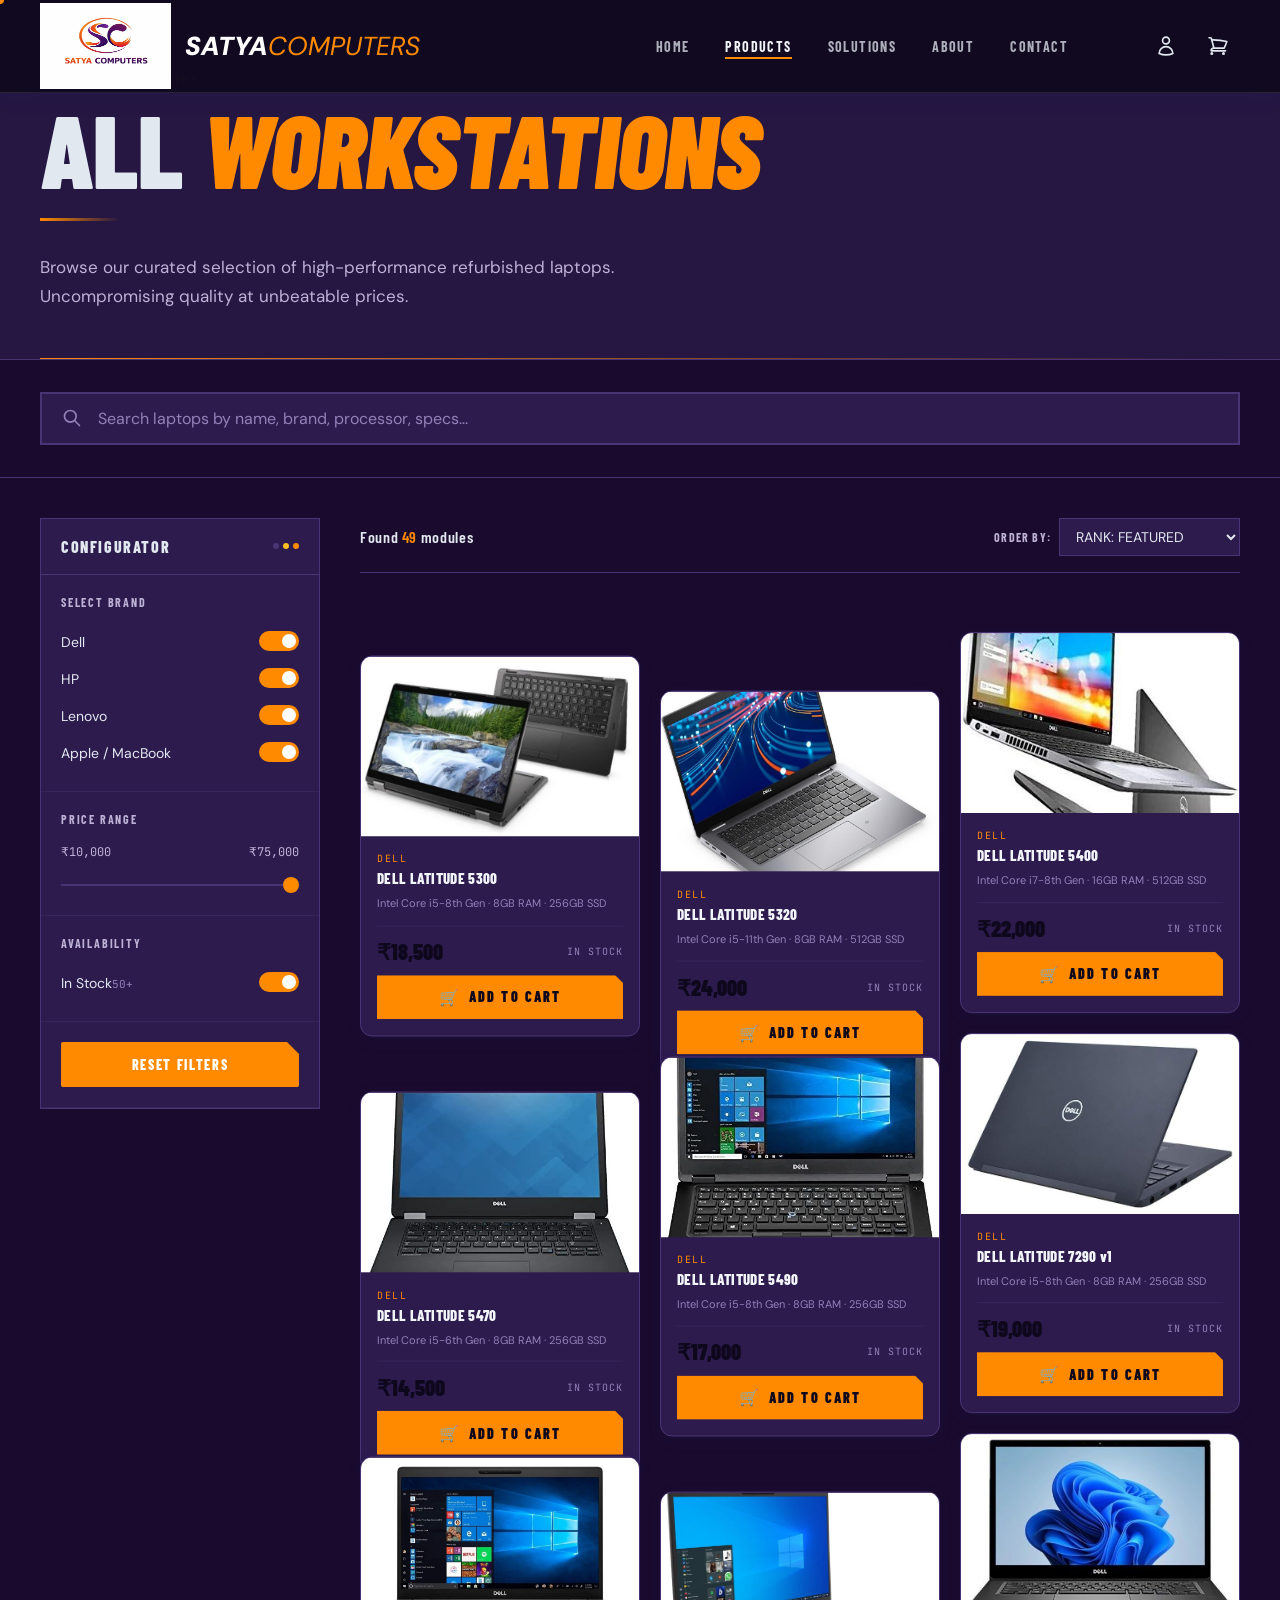
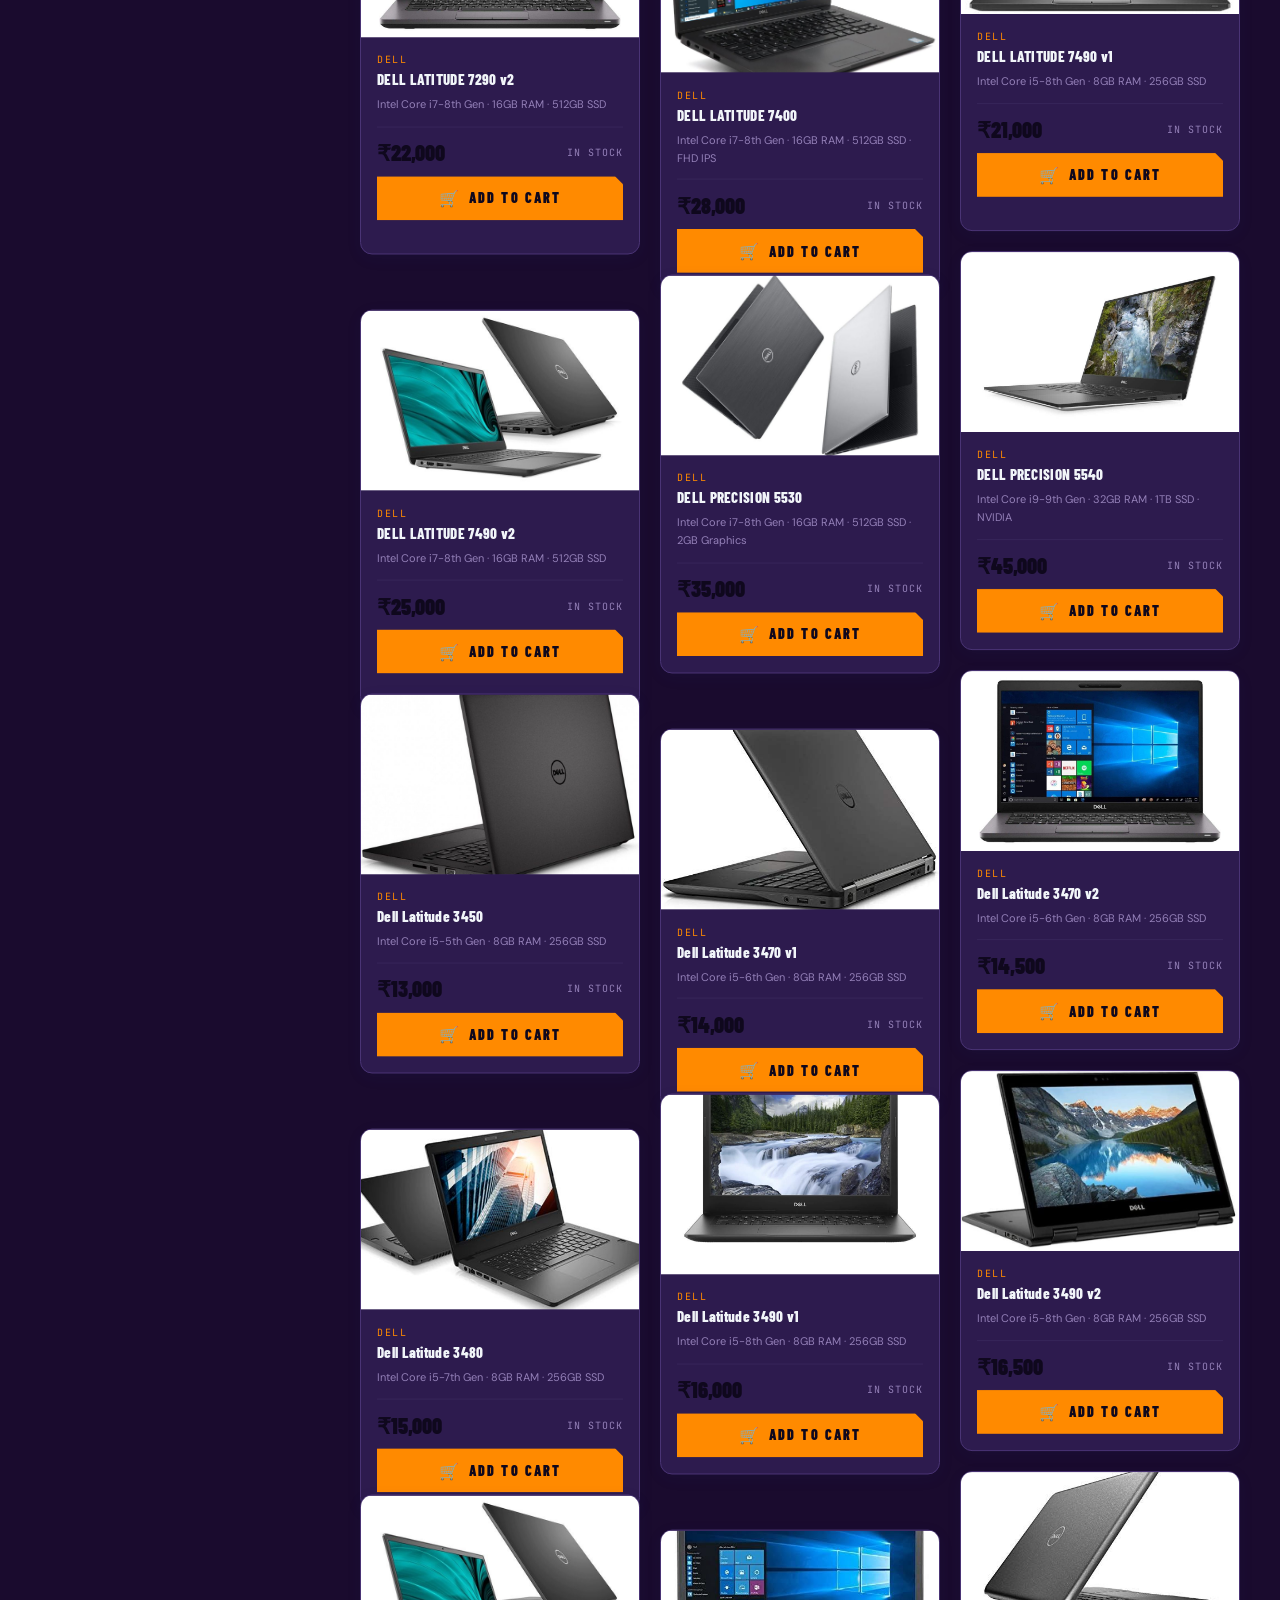
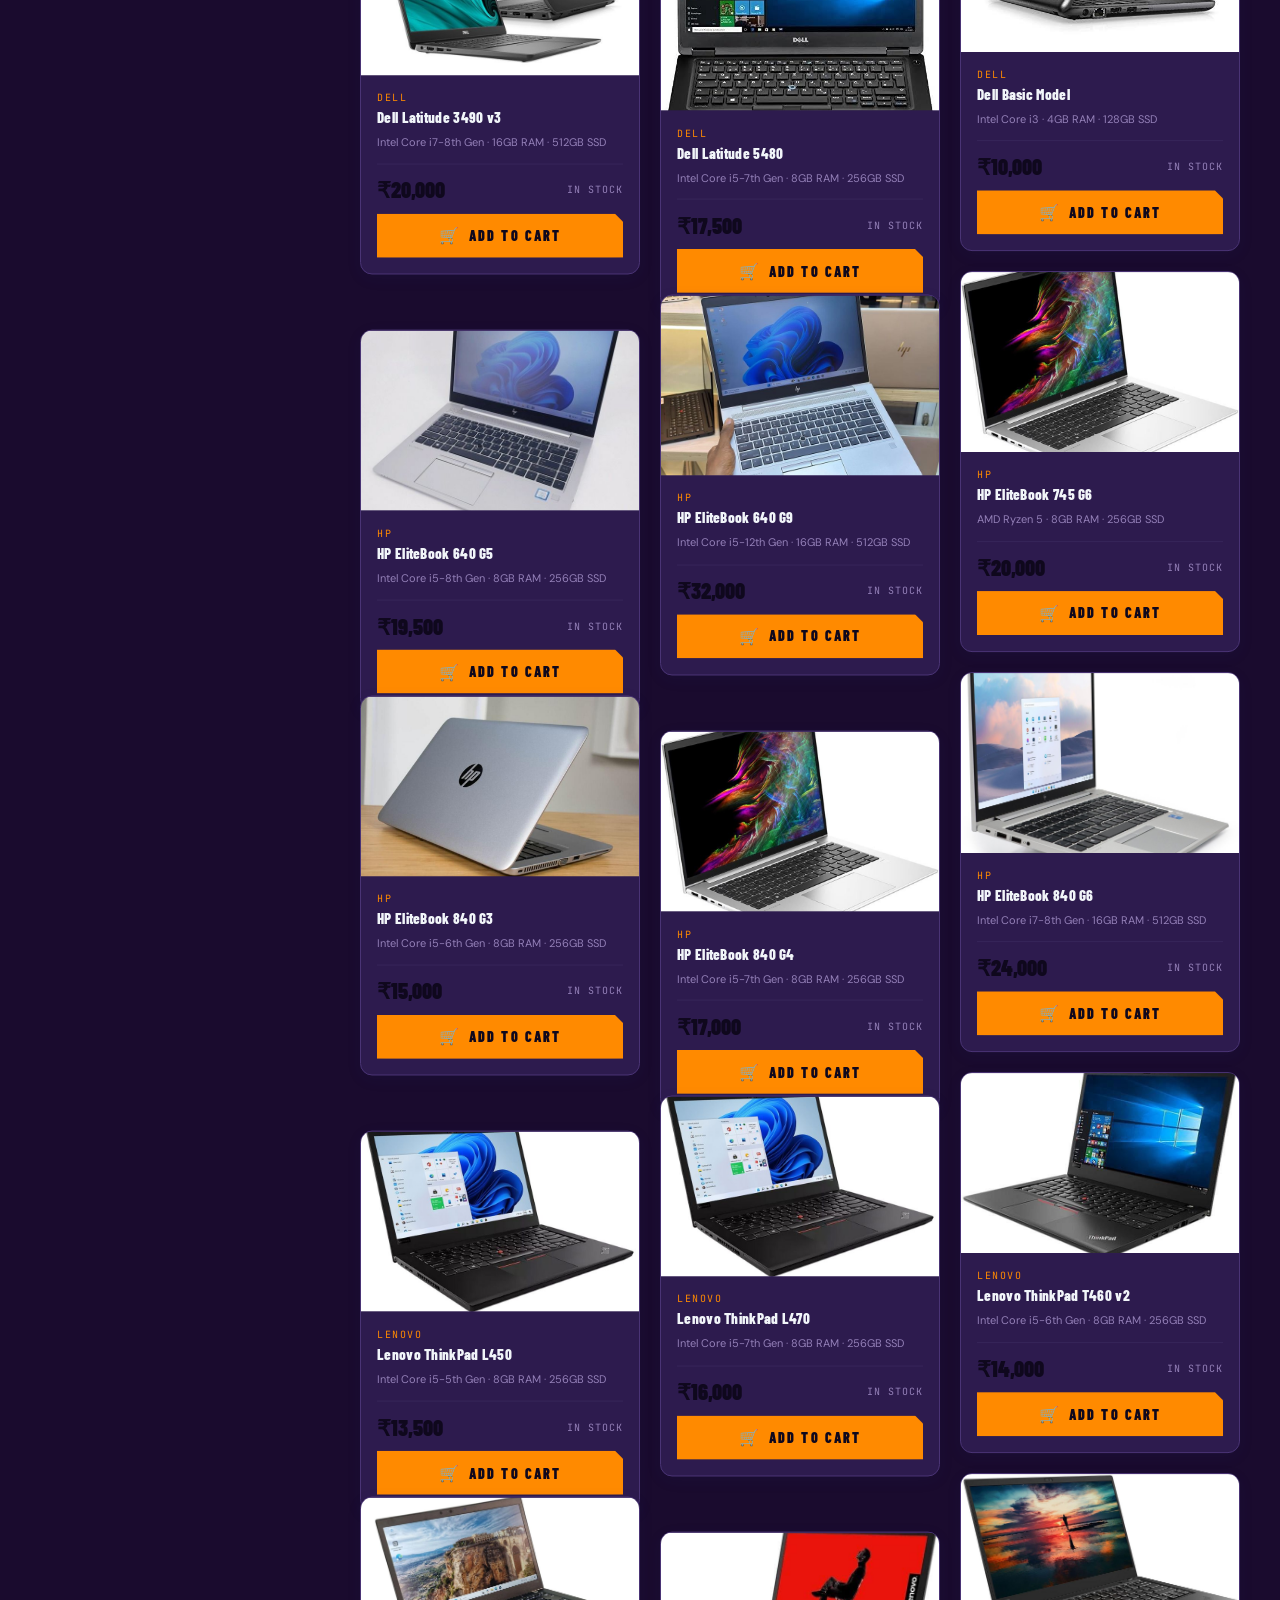
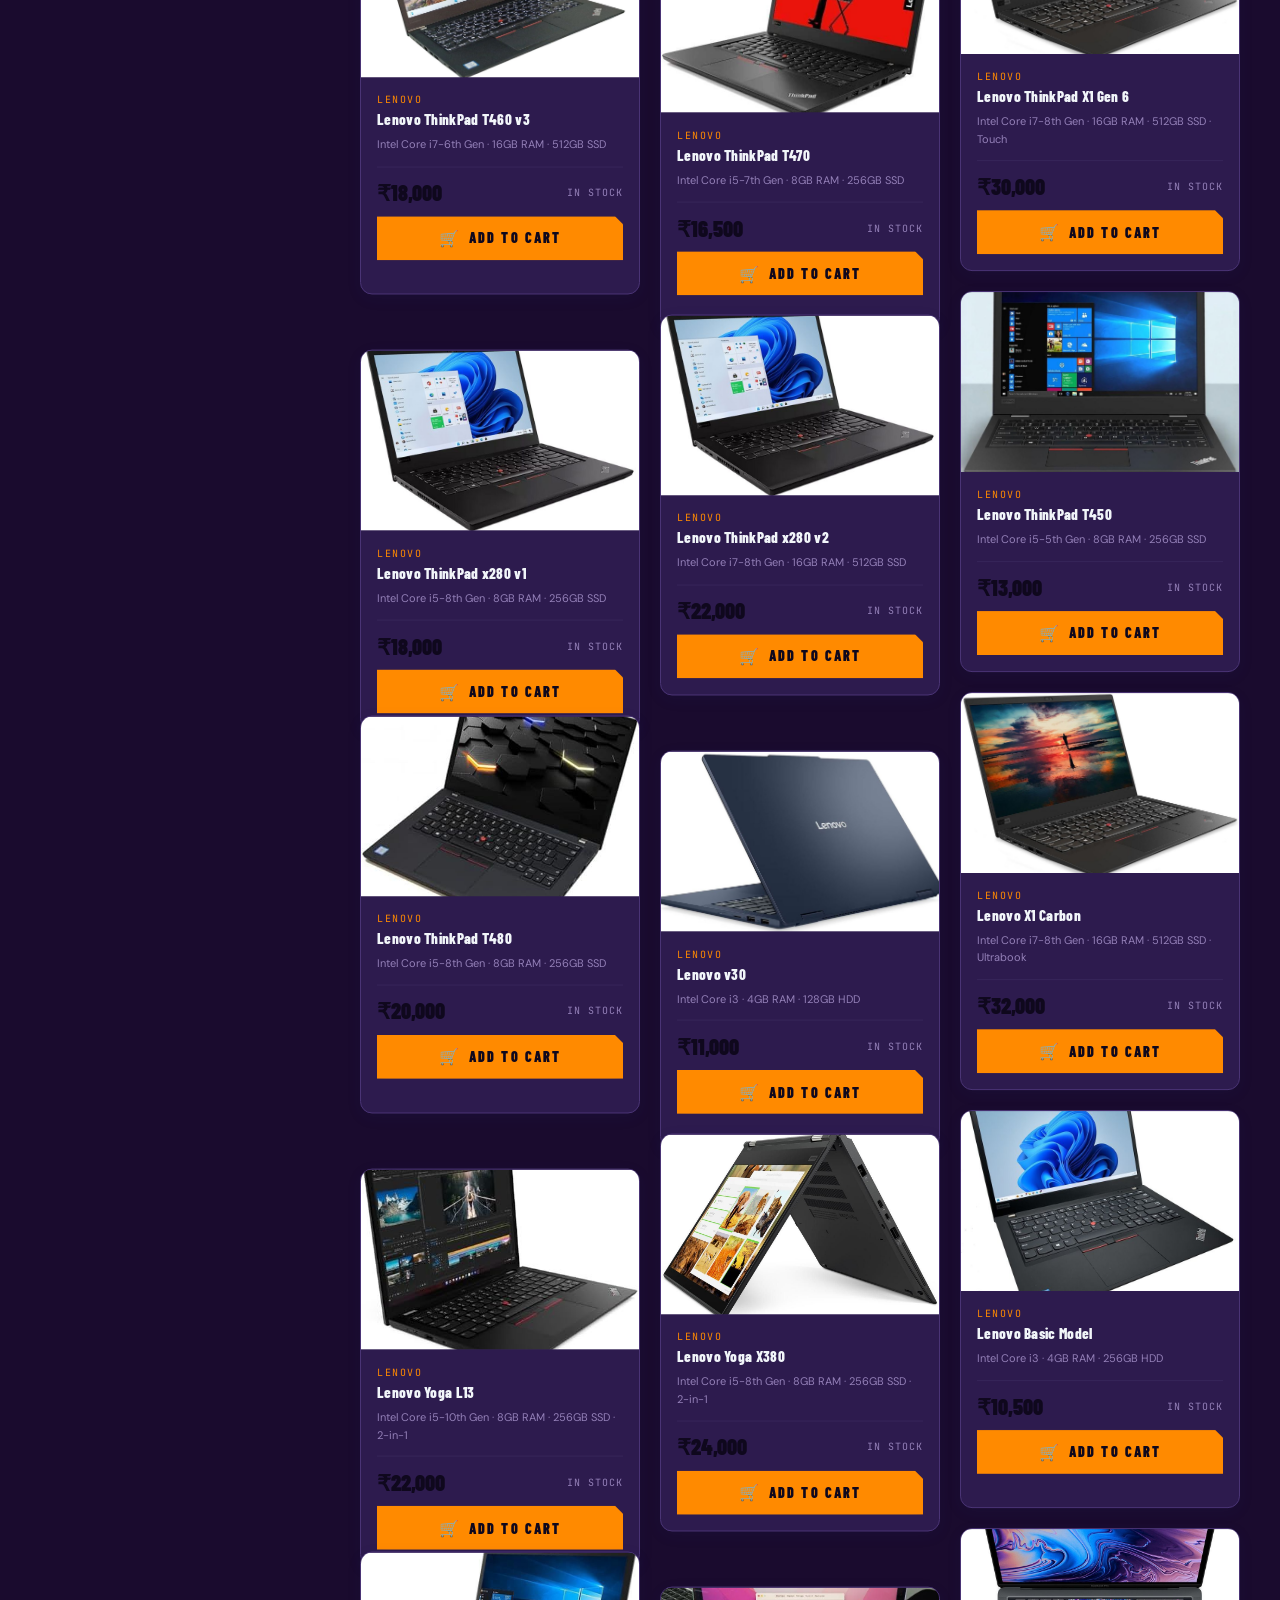
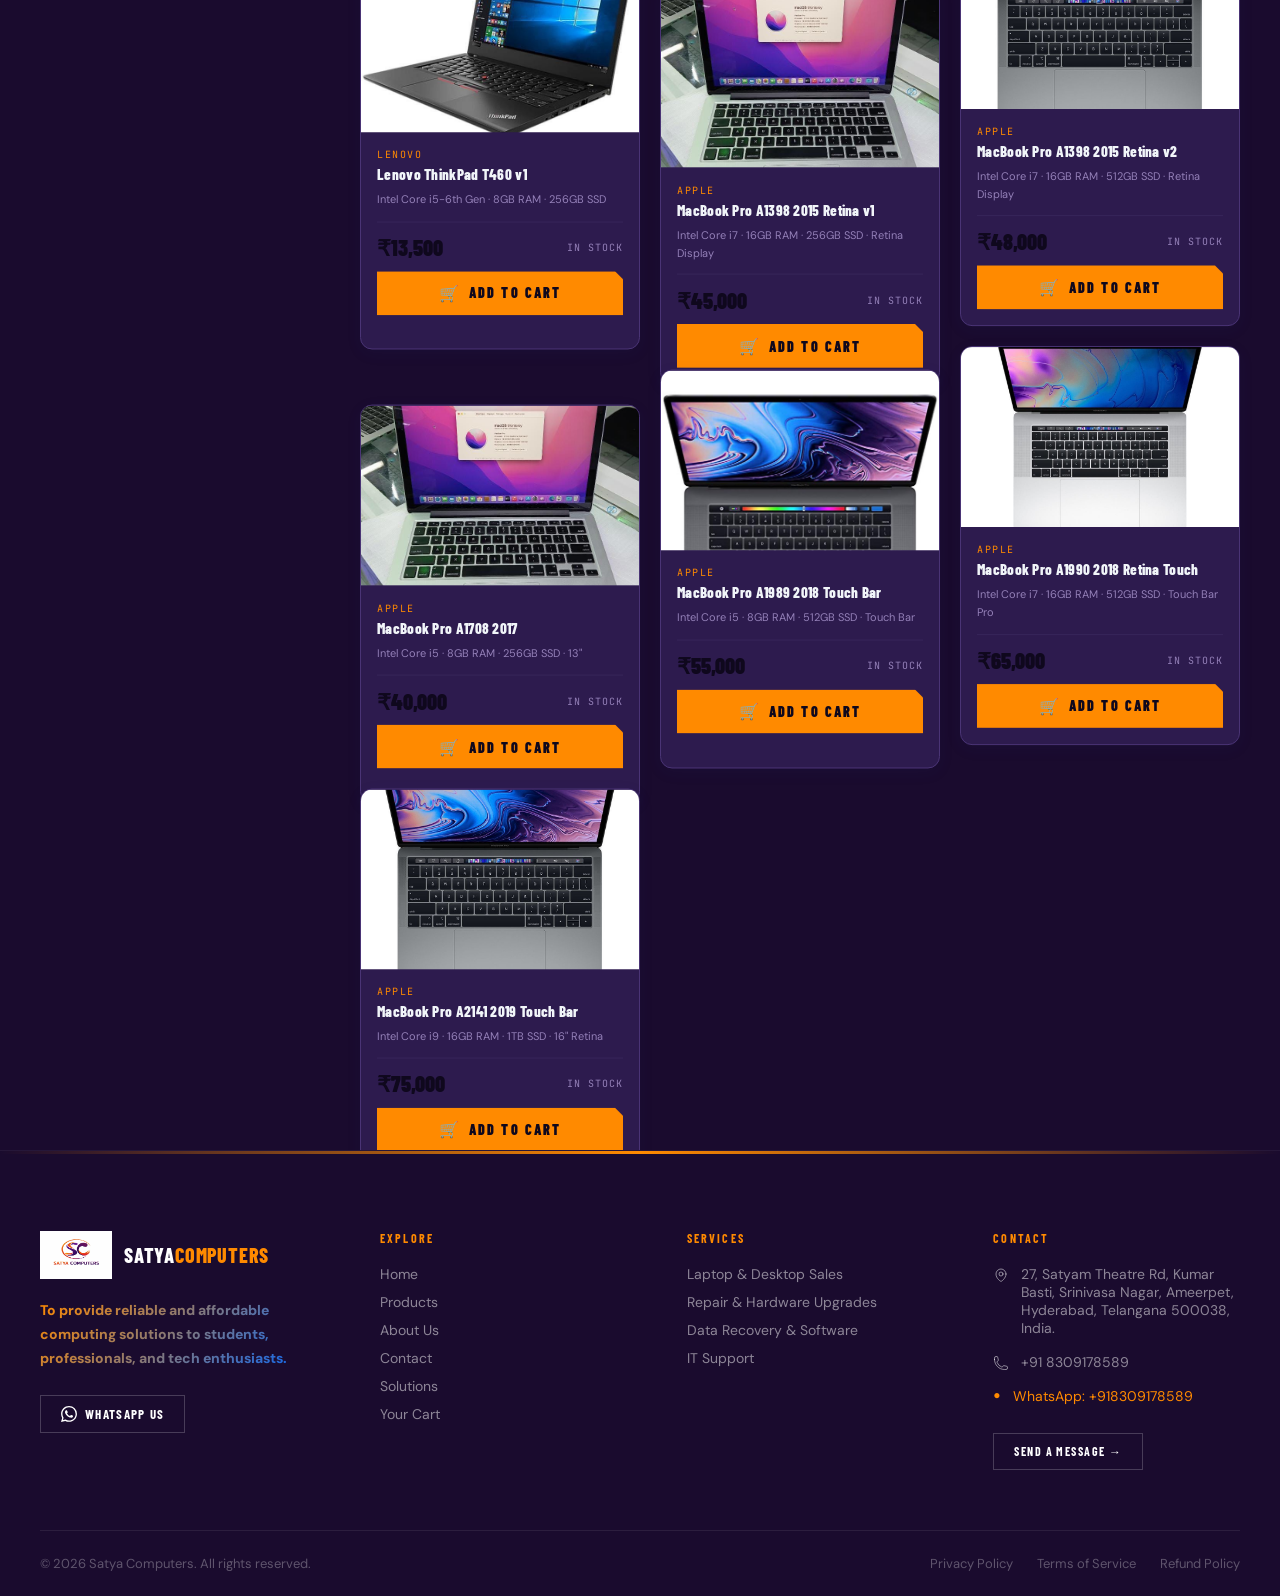
<file: products.html>
<!DOCTYPE html>
<html lang="en">

<head>
    <meta charset="UTF-8" />
    <meta name="viewport" content="width=device-width, initial-scale=1.0" />
    <title>All Workstations — Satya Computers</title>
    <meta name="description"
        content="Browse 50+ refurbished premium laptops — Dell, HP, Lenovo, MacBook at unbeatable prices from Satya Computers Hyderabad." />
    <link rel="stylesheet" href="style.css" />
    <link rel="stylesheet" href="products.css" />
</head>

<body>
    <div class="cursor-dot" id="cursorDot"></div>
    <div class="cursor-ring" id="cursorRing"></div>
    <div class="progress-bar" id="progressBar"></div>



    <header class="site-header" id="siteHeader">
        <div class="header-inner">
            <a href="index.html" class="site-logo">
                <img src="images/logo.jpg" alt="Satya Computers Logo" />
                <div class="logo-text"><span>SATYA</span><span>COMPUTERS</span></div>
            </a>
            <nav class="site-nav" id="siteNav">
                <a href="index.html" class="nav-link">Home</a>
                <a href="products.html" class="nav-link active">Products</a>
                <a href="solutions.html" class="nav-link">Solutions</a>
                <a href="about.html" class="nav-link">About</a>
                <a href="contact.html" class="nav-link">Contact</a>
            </nav>
            <div class="header-actions">
                <button class="icon-btn" title="Account">
                    <svg xmlns="http://www.w3.org/2000/svg" fill="none" viewBox="0 0 24 24" stroke="currentColor">
                        <path stroke-linecap="round" stroke-linejoin="round"
                            d="M15.75 6a3.75 3.75 0 11-7.5 0 3.75 3.75 0 017.5 0zM4.501 20.118a7.5 7.5 0 0114.998 0A17.933 17.933 0 0112 21.75c-2.676 0-5.216-.584-7.499-1.632z" />
                    </svg>
                </button>
                <a href="cart.html" class="icon-btn" title="Cart">
                    <svg xmlns="http://www.w3.org/2000/svg" fill="none" viewBox="0 0 24 24" stroke="currentColor">
                        <path stroke-linecap="round" stroke-linejoin="round"
                            d="M2.25 3h1.386c.51 0 .955.343 1.087.835l.383 1.437M7.5 14.25a3 3 0 00-3 3h15.75m-12.75-3h11.218c1.121-2.3 2.1-4.684 2.924-7.138a60.114 60.114 0 00-16.536-1.84M7.5 14.25L5.106 5.272M6 20.25a.75.75 0 11-1.5 0 .75.75 0 011.5 0zm12.75 0a.75.75 0 11-1.5 0 .75.75 0 011.5 0z" />
                    </svg>
                    <span class="cart-count" id="cartCount">0</span>
                </a>
                <button class="menu-toggle" id="menuToggle" aria-label="Menu">
                    <span></span><span></span><span></span>
                </button>
            </div>
        </div>
    </header>

    <!-- Page Hero -->
    <div class="products-page-hero">
        <div class="products-hero-inner">
            <div class="page-hero-overline">Our Inventory</div>
            <h1 class="page-hero-title">ALL <span>WORKSTATIONS</span></h1>
            <div class="page-hero-line"></div>
            <p class="page-hero-desc">Browse our curated selection of high-performance refurbished
                laptops.<br>Uncompromising quality at unbeatable prices.</p>
        </div>
    </div>

    <!-- Search -->
    <div class="search-wrapper">
        <div class="search-bar">
            <svg xmlns="http://www.w3.org/2000/svg" fill="none" viewBox="0 0 24 24" stroke="currentColor">
                <path stroke-linecap="round" stroke-linejoin="round" stroke-width="2"
                    d="M21 21l-6-6m2-5a7 7 0 11-14 0 7 7 0 0114 0z" />
            </svg>
            <input type="text" id="searchInput" placeholder="Search laptops by name, brand, processor, specs..." />
        </div>
    </div>

    <!-- Layout -->
    <div class="products-layout">
        <!-- Sidebar -->
        <aside class="configurator">
            <div class="config-header">
                <h3>CONFIGURATOR</h3>
                <div class="config-dots"><span></span><span></span><span></span></div>
            </div>
            <div class="config-section">
                <h4>SELECT BRAND</h4>
                <label class="filter-option">
                    <div><span class="filter-label">Dell</span></div>
                    <input type="checkbox" class="filter-toggle" data-brand="Dell" checked />
                </label>
                <label class="filter-option">
                    <div><span class="filter-label">HP</span></div>
                    <input type="checkbox" class="filter-toggle" data-brand="HP" checked />
                </label>
                <label class="filter-option">
                    <div><span class="filter-label">Lenovo</span></div>
                    <input type="checkbox" class="filter-toggle" data-brand="Lenovo" checked />
                </label>
                <label class="filter-option">
                    <div><span class="filter-label">Apple / MacBook</span></div>
                    <input type="checkbox" class="filter-toggle" data-brand="Apple" checked />
                </label>
            </div>
            <div class="config-section">
                <h4>PRICE RANGE</h4>
                <div class="price-range">
                    <div class="range-labels">
                        <span id="priceMin">₹10,000</span>
                        <span id="priceMax">₹75,000</span>
                    </div>
                    <input type="range" class="price-slider" id="maxPriceSlider" min="10000" max="75000" value="75000"
                        step="1000" />
                </div>
            </div>
            <div class="config-section">
                <h4>AVAILABILITY</h4>
                <label class="filter-option">
                    <div><span class="filter-label">In Stock</span><span class="filter-count">50+</span></div>
                    <input type="checkbox" class="filter-toggle" checked disabled />
                </label>
            </div>
            <div class="config-section">
                <button class="btn-primary" style="width:100%;justify-content:center;" onclick="resetFilters()">
                    <span>RESET FILTERS</span>
                </button>
            </div>
        </aside>

        <!-- Products Content -->
        <main class="products-content">
            <div class="content-header">
                <div class="found-count">Found <span id="foundCount">0</span> modules</div>
                <div class="sort-select">
                    <label>ORDER BY:</label>
                    <select id="sortSelect">
                        <option value="featured">RANK: FEATURED</option>
                        <option value="price-asc">PRICE: LOW TO HIGH</option>
                        <option value="price-desc">PRICE: HIGH TO LOW</option>
                        <option value="name-asc">NAME: A-Z</option>
                    </select>
                </div>
            </div>
            <div class="all-products-grid" id="productsGrid">
                <!-- JS populated -->
            </div>
            <div class="no-results" id="noResults">
                <h3>No Modules Found</h3>
                <p>Try adjusting your filters or search term.</p>
            </div>
        </main>
    </div>

    <!-- Footer -->
    <footer class="site-footer">
        <div class="footer-grid">
            <div class="footer-brand">
                <div class="footer-logo">
                    <img src="images/logo.jpg" alt="Satya Computers" />
                    <div class="footer-logo-text"><span>SATYA</span><span>COMPUTERS</span></div>
                </div>
                <p class="footer-tagline"><span class="mission-gradient">To provide reliable and affordable computing solutions to students,
                    professionals, and tech enthusiasts.</span></p>
                <a href="https://wa.me/918309178589" target="_blank" class="footer-whatsapp">
                    <svg viewBox="0 0 24 24" fill="currentColor">
                        <path
                            d="M17.472 14.382c-.297-.149-1.758-.867-2.03-.967-.273-.099-.471-.148-.67.15-.197.297-.767.966-.94 1.164-.173.199-.347.223-.644.075-.297-.15-1.255-.463-2.39-1.475-.883-.788-1.48-1.761-1.653-2.059-.173-.297-.018-.458.13-.606.134-.133.298-.347.446-.52.149-.174.198-.298.298-.497.099-.198.05-.371-.025-.52-.075-.149-.669-1.612-.916-2.207-.242-.579-.487-.5-.669-.51-.173-.008-.371-.01-.570-.01-.198 0-.52.074-.792.372-.272.297-1.04 1.016-1.04 2.479 0 1.462 1.065 2.875 1.213 3.074.149.198 2.096 3.2 5.077 4.487.709.306 1.262.489 1.694.625.712.227 1.36.195 1.871.118.571-.085 1.758-.719 2.006-1.413.248-.694.248-1.289.173-1.413-.074-.124-.272-.198-.57-.347m-5.421 7.403h-.004a9.87 9.87 0 01-5.031-1.378l-.361-.214-3.741.982.998-3.648-.235-.374a9.86 9.86 0 01-1.51-5.26c.001-5.45 4.436-9.884 9.888-9.884 2.64 0 5.122 1.03 6.988 2.898a9.825 9.825 0 012.893 6.994c-.003 5.45-4.437 9.884-9.885 9.884m8.413-18.297A11.815 11.815 0 0012.05 0C5.495 0 .16 5.335.157 11.892c0 2.096.547 4.142 1.588 5.945L.057 24l6.305-1.654a11.882 11.882 0 005.683 1.448h.005c6.554 0 11.89-5.335 11.893-11.893a11.821 11.821 0 00-3.48-8.413z" />
                    </svg>
                    WHATSAPP US
                </a>
            </div>
            <div class="footer-col">
                <h4>Explore</h4>
                <ul>
                    <li><a href="index.html">Home</a></li>
                    <li><a href="products.html">Products</a></li>
                    <li><a href="about.html">About Us</a></li>
                    <li><a href="contact.html">Contact</a></li>
                    <li><a href="solutions.html">Solutions</a></li>
                    <li><a href="cart.html">Your Cart</a></li>
                </ul>
            </div>
            <div class="footer-col">
                <h4>Services</h4>
                <ul>
                    <li><a href="products.html">Laptop & Desktop Sales</a></li>
                    <li><a href="contact.html">Repair & Hardware Upgrades</a></li>
                    <li><a href="contact.html">Data Recovery & Software</a></li>
                    <li><a href="contact.html">IT Support</a></li>
                </ul>
            </div>
            <div class="footer-col">
                <h4>Contact</h4>
                <div class="footer-contact-item">
                    <svg xmlns="http://www.w3.org/2000/svg" fill="none" viewBox="0 0 24 24" stroke="currentColor">
                        <path stroke-linecap="round" stroke-linejoin="round" stroke-width="1.5"
                            d="M15 10.5a3 3 0 11-6 0 3 3 0 016 0z" />
                        <path stroke-linecap="round" stroke-linejoin="round" stroke-width="1.5"
                            d="M19.5 10.5c0 7.142-7.5 11.25-7.5 11.25S4.5 17.642 4.5 10.5a7.5 7.5 0 0115 0z" />
                    </svg>
                    <span>27, Satyam Theatre Rd, Kumar Basti, Srinivasa Nagar, Ameerpet, Hyderabad, Telangana 500038,
                        India.</span>
                </div>
                <div class="footer-contact-item">
                    <svg xmlns="http://www.w3.org/2000/svg" fill="none" viewBox="0 0 24 24" stroke="currentColor">
                        <path stroke-linecap="round" stroke-linejoin="round" stroke-width="1.5"
                            d="M2.25 6.75c0 8.284 6.716 15 15 15h2.25a2.25 2.25 0 002.25-2.25v-1.372c0-.516-.351-.966-.852-1.091l-4.423-1.106c-.44-.11-.902.055-1.173.417l-.97 1.293c-.282.376-.769.542-1.21.38a12.035 12.035 0 01-7.143-7.143c-.162-.441.004-.928.38-1.21l1.293-.97c.363-.271.527-.734.417-1.173L6.963 3.102a1.125 1.125 0 00-1.091-.852H4.5A2.25 2.25 0 002.25 4.5v2.25z" />
                    </svg>
                    <a href="tel:+918309178589">+91 8309178589</a>
                </div>
                <div class="footer-contact-item">
                    <span style="color:var(--orange);font-size:12px;">●</span>
                    <a href="https://wa.me/918309178589" target="_blank" class="footer-whatsapp-link">WhatsApp:
                        +918309178589</a>
                </div>
                <a href="contact.html" class="footer-msg-btn">SEND A MESSAGE →</a>
            </div>
        </div>
        <div class="footer-bottom">
            <p>© 2026 Satya Computers. All rights reserved.</p>
            <div class="footer-bottom-links">
                <a href="#">Privacy Policy</a>
                <a href="#">Terms of Service</a>
                <a href="#">Refund Policy</a>
            </div>
        </div>
    </footer>

    <div class="toast" id="toast"></div>
    <script src="main.js"></script>
    <script src="products.js"></script>
</body>

</html>
</file>
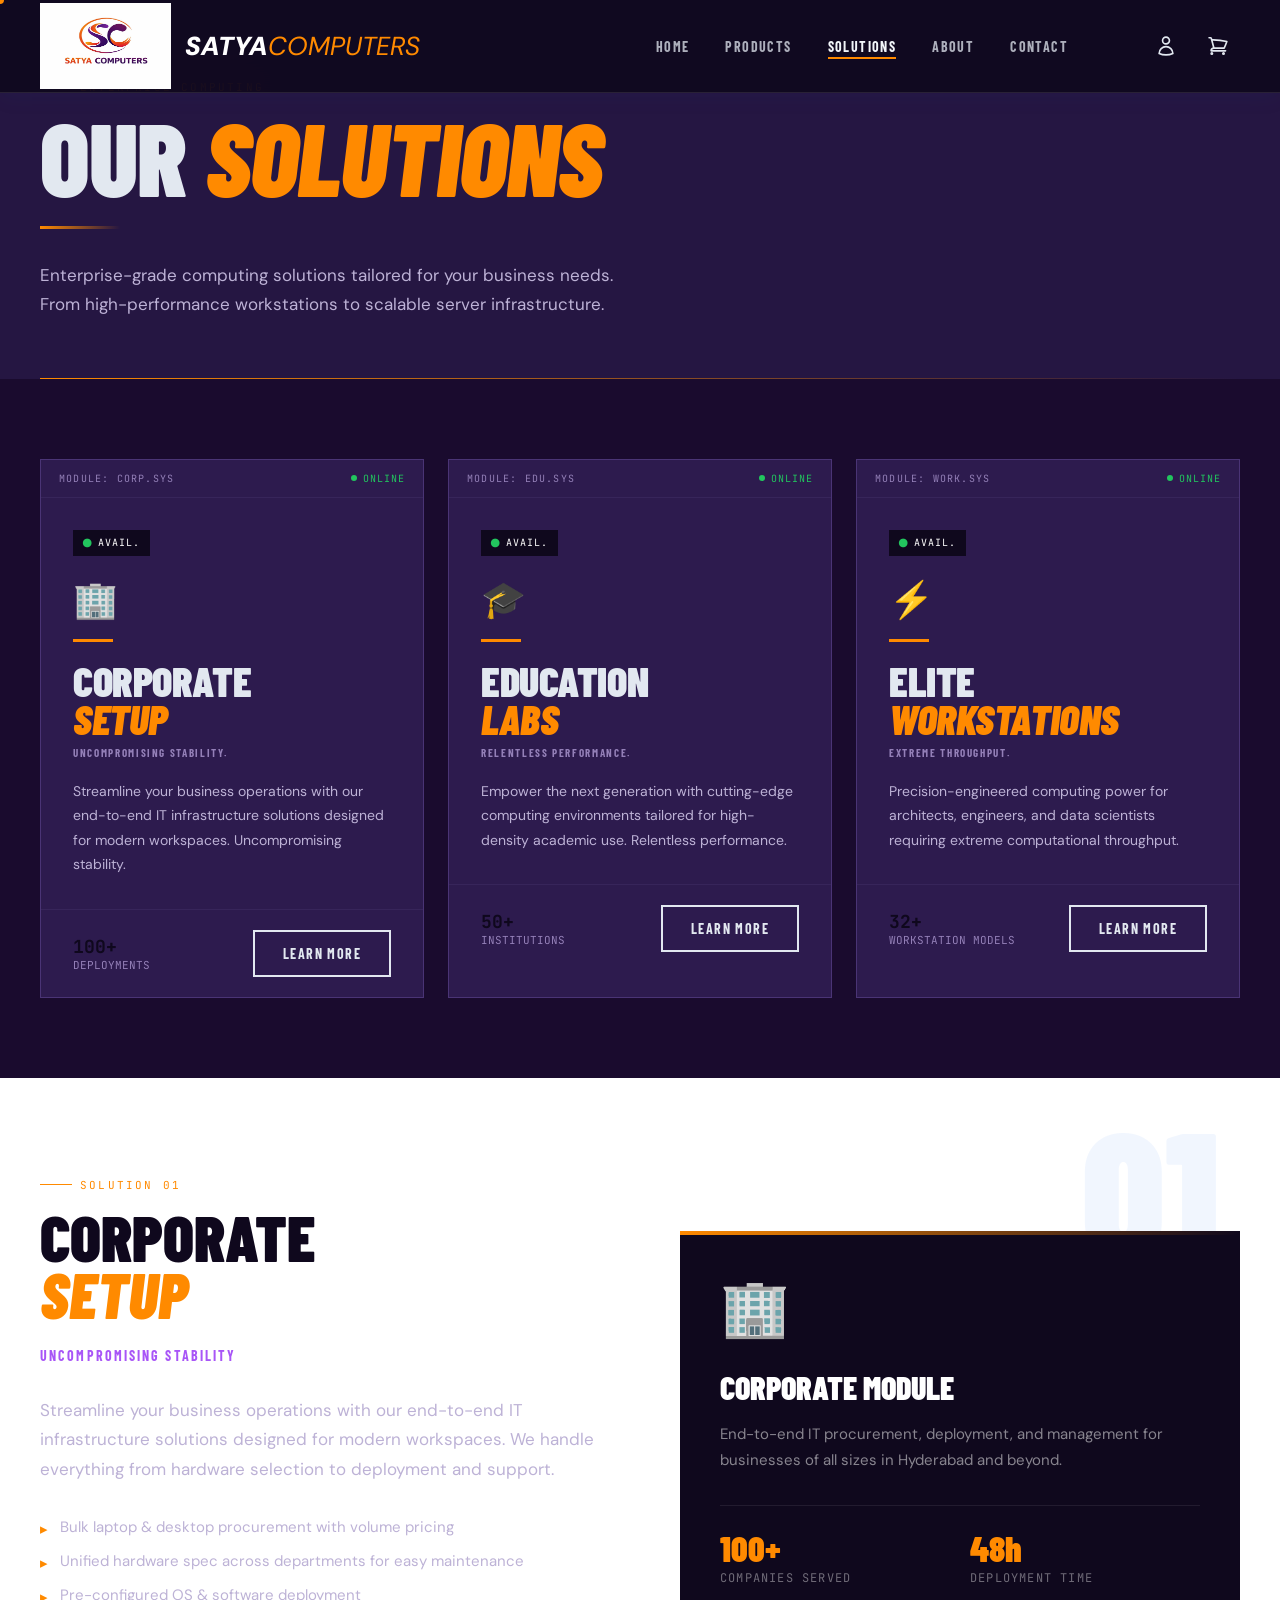
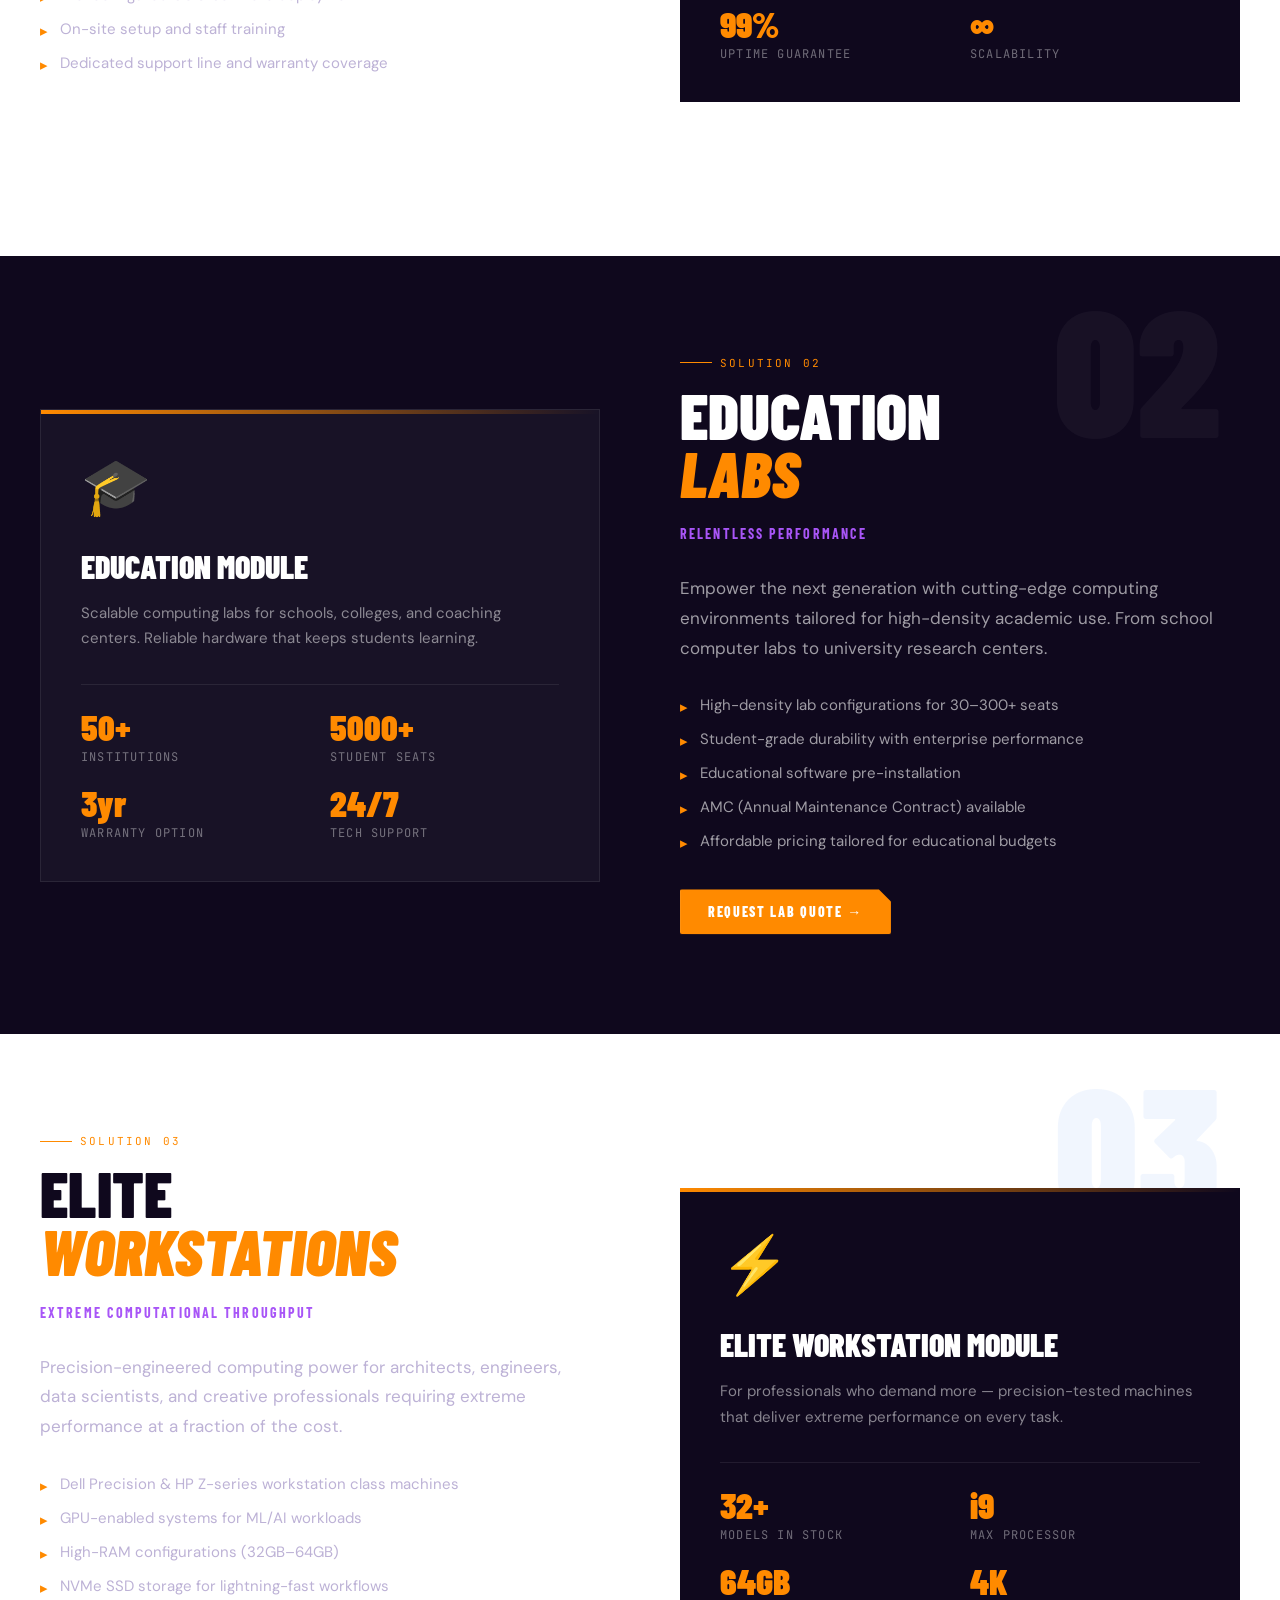
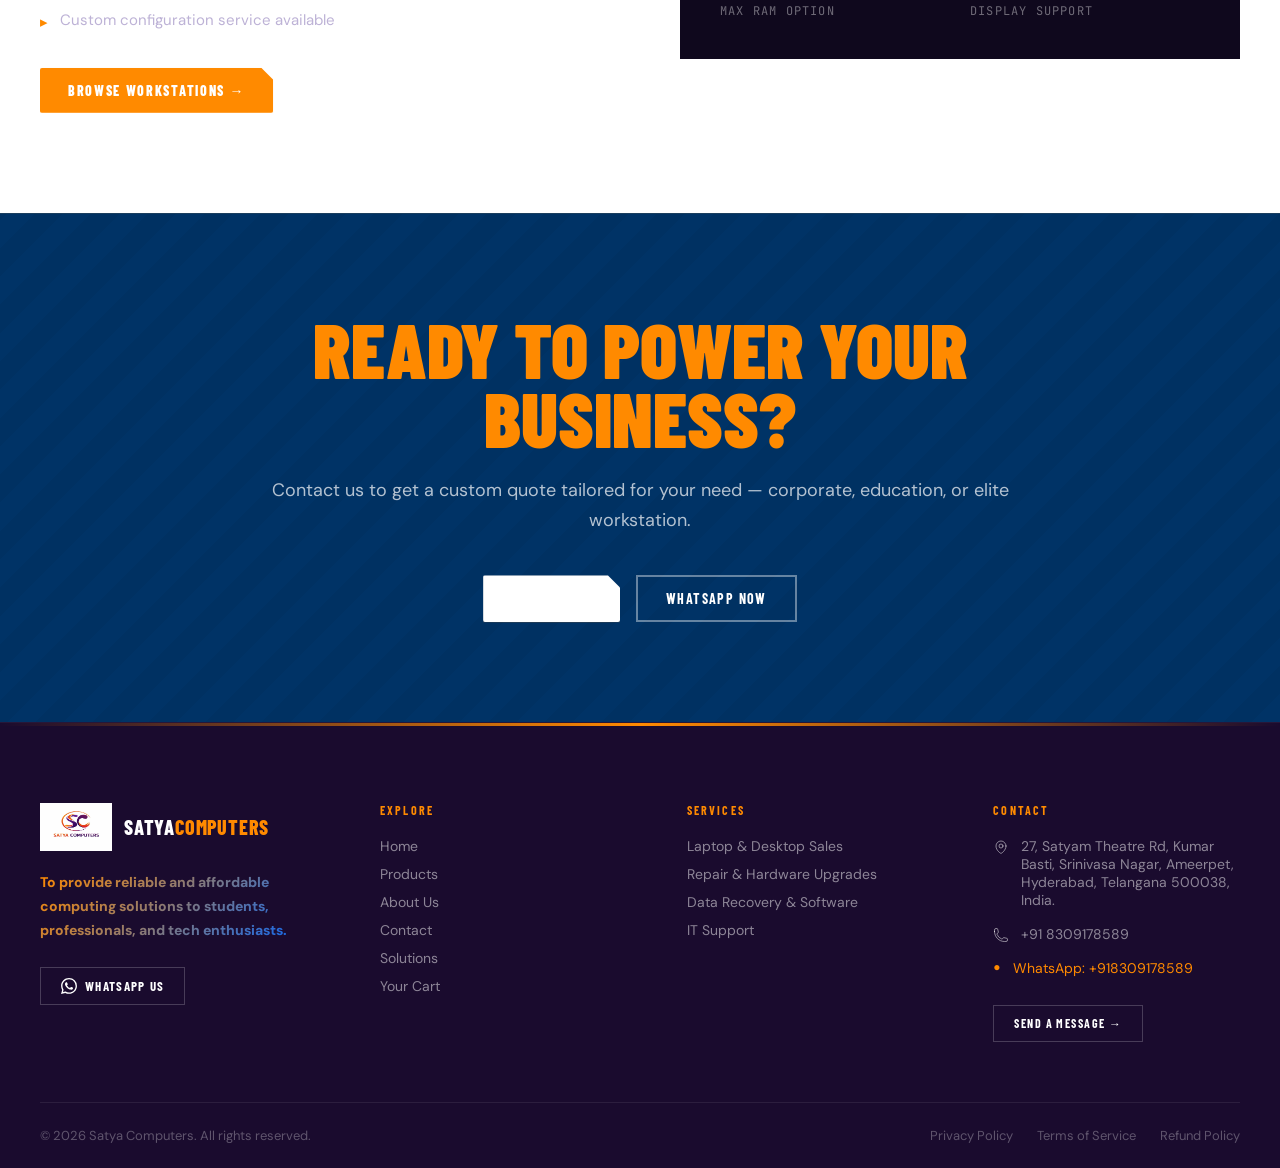
<file: solutions.html>
<!DOCTYPE html>
<html lang="en">

<head>
    <meta charset="UTF-8" />
    <meta name="viewport" content="width=device-width, initial-scale=1.0" />
    <title>Our Solutions — Satya Computers</title>
    <meta name="description"
        content="Enterprise computing solutions — Corporate Setup, Education Labs, Elite Workstations. Satya Computers Hyderabad." />
    <link rel="stylesheet" href="style.css" />
    <style>
        /* ── Solutions Page Styles ────────────────────────────────── */
        .sol-page-hero {
            background: var(--bg-section);
            padding: 80px 40px 60px;
            position: relative;
            overflow: hidden;
        }

        .sol-page-hero::after {
            content: '';
            position: absolute;
            bottom: 0;
            left: 40px;
            right: 40px;
            height: 1px;
            background: linear-gradient(90deg, var(--orange), transparent);
        }

        .sol-hero-inner {
            max-width: 1400px;
            margin: 0 auto;
        }

        /* ── Solution Cards ─────────────────────────────────────── */
        .solutions-cards-section {
            padding: 80px 40px;
            background: var(--bg-dark);
        }

        .solutions-cards-inner {
            max-width: 1400px;
            margin: 0 auto;
            display: grid;
            grid-template-columns: repeat(3, 1fr);
            gap: 24px;
        }

        .sol-module {
            background: var(--bg-card);
            border: 1px solid var(--gray-200);
            overflow: hidden;
            position: relative;
            transition: var(--transition);
            opacity: 0;
            transform: translateY(40px);
            transition: opacity 0.6s ease, transform 0.6s ease, box-shadow 0.3s ease;
        }

        .sol-module.visible {
            opacity: 1;
            transform: translateY(0);
        }

        .sol-module:hover {
            box-shadow: 0 24px 64px rgba(0, 0, 0, 0.14);
            transform: translateY(-6px) !important;
        }

        .sol-module-top {
            padding: 12px 18px;
            border-bottom: 1px solid var(--gray-100);
            display: flex;
            align-items: center;
            justify-content: space-between;
        }

        .sol-module-id {
            font-family: var(--font-mono);
            font-size: 10px;
            color: var(--gray-400);
            letter-spacing: 0.12em;
            text-transform: uppercase;
        }

        .sol-module-status {
            display: flex;
            align-items: center;
            gap: 6px;
            font-family: var(--font-mono);
            font-size: 10px;
            color: #22c55e;
            letter-spacing: 0.1em;
        }

        .sol-module-status::before {
            content: '';
            width: 6px;
            height: 6px;
            background: #22c55e;
            border-radius: 50%;
            animation: pulse-green 2s infinite;
        }

        .sol-module-body {
            padding: 32px;
        }

        .sol-module-avail {
            display: inline-flex;
            align-items: center;
            gap: 6px;
            background: var(--black);
            color: var(--white);
            font-family: var(--font-mono);
            font-size: 10px;
            padding: 4px 10px;
            letter-spacing: 0.1em;
            margin-bottom: 20px;
        }

        .sol-module-avail span {
            color: #22c55e;
            font-size: 14px;
        }

        .sol-module-icon {
            font-size: 36px;
            margin-bottom: 16px;
            display: block;
        }

        .sol-module-line {
            width: 40px;
            height: 3px;
            background: var(--primary);
            margin-bottom: 20px;
        }

        .sol-module-title {
            font-family: var(--font-display);
            font-size: 42px;
            font-weight: 900;
            line-height: 0.9;
            text-transform: uppercase;
            letter-spacing: -0.01em;
            margin-bottom: 8px;
        }

        .sol-module-title .italic-word {
            color: var(--primary);
            font-style: italic;
        }

        .sol-module-tagline {
            font-family: var(--font-display);
            font-size: 11px;
            font-weight: 700;
            letter-spacing: 0.15em;
            color: var(--gray-400);
            text-transform: uppercase;
            margin-bottom: 20px;
        }

        .sol-module-desc {
            font-size: 14px;
            line-height: 1.75;
            color: var(--gray-600);
        }

        .sol-module-bottom {
            padding: 20px 32px;
            border-top: 1px solid var(--gray-100);
            display: flex;
            align-items: center;
            justify-content: space-between;
        }

        .sol-stat {
            font-family: var(--font-mono);
            font-size: 11px;
            color: var(--gray-400);
        }

        .sol-stat strong {
            color: var(--black);
            font-size: 18px;
            display: block;
        }

        /* ── Full-Width Detail Sections ─────────────────────────── */
        .sol-detail-section {
            padding: 100px 40px;
            position: relative;
            overflow: hidden;
        }

        .sol-detail-section:nth-child(odd) {
            background: var(--white);
        }

        .sol-detail-section:nth-child(even) {
            background: var(--black);
        }

        .sol-detail-inner {
            max-width: 1400px;
            margin: 0 auto;
            display: grid;
            grid-template-columns: 1fr 1fr;
            gap: 80px;
            align-items: center;
        }

        .sol-detail-section:nth-child(even) .sol-detail-inner {
            direction: rtl;
        }

        .sol-detail-section:nth-child(even) .sol-detail-inner>* {
            direction: ltr;
        }

        .sol-detail-number {
            font-family: var(--font-display);
            font-size: 180px;
            font-weight: 900;
            color: rgba(59, 130, 246, 0.07);
            position: absolute;
            top: 20px;
            right: 60px;
            line-height: 1;
            pointer-events: none;
            user-select: none;
        }

        .sol-detail-section:nth-child(even) .sol-detail-number {
            color: rgba(255, 255, 255, 0.04);
        }



        .sol-detail-content .page-hero-overline {
            margin-bottom: 16px;
        }

        .sol-detail-title {
            font-family: var(--font-display);
            font-size: clamp(40px, 5vw, 70px);
            font-weight: 900;
            text-transform: uppercase;
            line-height: 0.9;
            margin-bottom: 24px;
        }

        .sol-detail-section:nth-child(odd) .sol-detail-title {
            color: var(--black);
        }

        .sol-detail-section:nth-child(even) .sol-detail-title {
            color: var(--white);
        }

        .sol-detail-title span {
            color: var(--primary);
            font-style: italic;
        }

        .sol-detail-desc {
            font-size: 17px;
            line-height: 1.75;
            margin-bottom: 32px;
        }

        .sol-detail-section:nth-child(odd) .sol-detail-desc {
            color: var(--gray-600);
        }

        .sol-detail-section:nth-child(even) .sol-detail-desc {
            color: rgba(255, 255, 255, 0.6);
        }

        .sol-detail-keyword {
            font-family: var(--font-display);
            font-size: 14px;
            font-weight: 700;
            letter-spacing: 0.15em;
            text-transform: uppercase;
            color: #A855F7;
            margin-bottom: 32px;
            display: block;
        }

        .sol-features {
            display: flex;
            flex-direction: column;
            gap: 12px;
            margin-bottom: 36px;
        }

        .sol-feature {
            display: flex;
            gap: 12px;
            align-items: flex-start;
            font-size: 15px;
        }

        .sol-feature::before {
            content: '▸';
            color: var(--primary);
            flex-shrink: 0;
            margin-top: 2px;
        }

        .sol-detail-section:nth-child(odd) .sol-feature {
            color: var(--gray-600);
        }

        .sol-detail-section:nth-child(even) .sol-feature {
            color: rgba(255, 255, 255, 0.6);
        }

        .sol-detail-visual {
            position: relative;
        }

        .sol-detail-card {
            background: var(--black);
            color: var(--white);
            padding: 40px;
            position: relative;
            overflow: hidden;
        }

        .sol-detail-section:nth-child(even) .sol-detail-card {
            background: rgba(255, 255, 255, 0.04);
            border: 1px solid rgba(255, 255, 255, 0.08);
        }

        .sol-detail-card::before {
            content: '';
            position: absolute;
            top: 0;
            left: 0;
            width: 100%;
            height: 4px;
            background: linear-gradient(90deg, var(--primary), transparent);
        }

        .sol-detail-card-icon {
            font-size: 56px;
            margin-bottom: 24px;
        }

        .sol-detail-card h3 {
            font-family: var(--font-display);
            font-size: 32px;
            font-weight: 900;
            text-transform: uppercase;
            margin-bottom: 16px;
            color: var(--white);
        }

        .sol-detail-card p {
            font-size: 15px;
            color: rgba(255, 255, 255, 0.5);
            line-height: 1.7;
        }

        .sol-detail-card-stats {
            display: grid;
            grid-template-columns: 1fr 1fr;
            gap: 20px;
            margin-top: 32px;
            padding-top: 24px;
            border-top: 1px solid rgba(255, 255, 255, 0.08);
        }

        .card-stat-value {
            font-family: var(--font-display);
            font-size: 36px;
            font-weight: 900;
            color: var(--primary);
            line-height: 1;
            display: block;
        }

        .card-stat-label {
            font-size: 12px;
            color: rgba(255, 255, 255, 0.4);
            font-family: var(--font-mono);
            letter-spacing: 0.1em;
            margin-top: 4px;
            display: block;
        }

        /* ── CTA Section ─────────────────────────────────────────── */
        .sol-cta-section {
            background: #003366; /* Deep Business Blue */
            padding: 100px 40px;
            text-align: center;
            position: relative;
            overflow: hidden;
            border-top: 1px solid rgba(255,159,28,0.1);
        }

        .sol-cta-section::before {
            content: '';
            position: absolute;
            inset: 0;
            background: repeating-linear-gradient(-45deg, transparent, transparent 20px, rgba(0, 0, 0, 0.04) 20px, rgba(0, 0, 0, 0.04) 40px);
        }

        .sol-cta-inner {
            position: relative;
            z-index: 1;
            max-width: 800px;
            margin: 0 auto;
        }

        .sol-cta-inner h2 {
            font-family: var(--font-display);
            font-size: clamp(42px, 6vw, 80px);
            font-weight: 900;
            text-transform: uppercase;
            color: var(--primary); /* Vibrant Orange text */
            line-height: 0.9;
            margin-bottom: 24px;
        }

        .sol-cta-inner p {
            font-size: 18px;
            color: rgba(255, 255, 255, 0.7);
            margin-bottom: 40px;
            line-height: 1.65;
        }

        .sol-cta-btns {
            display: flex;
            gap: 16px;
            justify-content: center;
            flex-wrap: wrap;
        }

        .sol-cta-section .btn-primary {
            background: var(--white);
            color: var(--orange);
        }

        .sol-cta-section .btn-primary::before {
            background: var(--black);
        }

        .sol-cta-section .btn-primary:hover {
            color: var(--white);
        }

        @media (max-width: 1024px) {
            .solutions-cards-inner {
                grid-template-columns: 1fr;
                gap: 20px;
            }

            .sol-detail-inner {
                grid-template-columns: 1fr !important;
                direction: ltr !important;
                gap: 40px;
            }

            .sol-detail-section {
                padding: 60px 24px;
            }

            .sol-detail-number {
                font-size: 80px;
                top: 0;
                right: 20px;
                opacity: 0.05;
            }
            
            .sol-module-title { font-size: 36px; }
            .sol-detail-title { font-size: 40px; }
        }

        @media (max-width: 768px) {
            .sol-page-hero {
                padding: 60px 24px 40px;
            }

            .solutions-cards-section {
                padding: 60px 24px;
            }

            .sol-module-title {
                font-size: 32px;
            }

            .sol-cta-section {
                padding: 60px 24px;
            }
        }
    </style>
</head>

<body>
    <div class="cursor-dot" id="cursorDot"></div>
    <div class="cursor-ring" id="cursorRing"></div>
    <div class="progress-bar" id="progressBar"></div>



    <header class="site-header" id="siteHeader">
        <div class="header-inner">
            <a href="index.html" class="site-logo">
                <img src="images/logo.jpg" alt="Satya Computers Logo" />
                <div class="logo-text"><span>SATYA</span><span>COMPUTERS</span></div>
            </a>
            <nav class="site-nav" id="siteNav">
                <a href="index.html" class="nav-link">Home</a>
                <a href="products.html" class="nav-link">Products</a>
                <a href="solutions.html" class="nav-link active">Solutions</a>
                <a href="about.html" class="nav-link">About</a>
                <a href="contact.html" class="nav-link">Contact</a>
            </nav>
            <div class="header-actions">
                <button class="icon-btn" title="Account">
                    <svg xmlns="http://www.w3.org/2000/svg" fill="none" viewBox="0 0 24 24" stroke="currentColor">
                        <path stroke-linecap="round" stroke-linejoin="round"
                            d="M15.75 6a3.75 3.75 0 11-7.5 0 3.75 3.75 0 017.5 0zM4.501 20.118a7.5 7.5 0 0114.998 0A17.933 17.933 0 0112 21.75c-2.676 0-5.216-.584-7.499-1.632z" />
                    </svg>
                </button>
                <a href="cart.html" class="icon-btn" title="Cart">
                    <svg xmlns="http://www.w3.org/2000/svg" fill="none" viewBox="0 0 24 24" stroke="currentColor">
                        <path stroke-linecap="round" stroke-linejoin="round"
                            d="M2.25 3h1.386c.51 0 .955.343 1.087.835l.383 1.437M7.5 14.25a3 3 0 00-3 3h15.75m-12.75-3h11.218c1.121-2.3 2.1-4.684 2.924-7.138a60.114 60.114 0 00-16.536-1.84M7.5 14.25L5.106 5.272M6 20.25a.75.75 0 11-1.5 0 .75.75 0 011.5 0zm12.75 0a.75.75 0 11-1.5 0 .75.75 0 011.5 0z" />
                    </svg>
                    <span class="cart-count" id="cartCount">0</span>
                </a>
                <button class="menu-toggle" id="menuToggle" aria-label="Menu">
                    <span></span><span></span><span></span>
                </button>
            </div>
        </div>
    </header>

    <!-- Hero -->
    <div class="sol-page-hero">
        <div class="sol-hero-inner">
            <div class="page-hero-overline reveal">Enterprise Computing</div>
            <h1 class="page-hero-title reveal d1">OUR <span>SOLUTIONS</span></h1>
            <div class="page-hero-line reveal d2"></div>
            <p class="page-hero-desc reveal d3">Enterprise-grade computing solutions tailored for your business needs.
                From high-performance workstations to scalable server infrastructure.</p>
        </div>
    </div>

    <!-- 3 Solution Cards -->
    <section class="solutions-cards-section">
        <div class="solutions-cards-inner">
            <!-- Corp Setup -->
            <div class="sol-module d1">
                <div class="sol-module-top">
                    <span class="sol-module-id">MODULE: CORP.SYS</span>
                    <span class="sol-module-status">ONLINE</span>
                </div>
                <div class="sol-module-body">
                    <div class="sol-module-avail"><span>●</span> AVAIL.</div>
                    <span class="sol-module-icon">🏢</span>
                    <div class="sol-module-line"></div>
                    <div class="sol-module-title">CORPORATE<br><span class="italic-word">SETUP</span></div>
                    <div class="sol-module-tagline">Uncompromising stability.</div>
                    <p class="sol-module-desc">Streamline your business operations with our end-to-end IT infrastructure
                        solutions designed for modern workspaces. Uncompromising stability.</p>
                </div>
                <div class="sol-module-bottom">
                    <div class="sol-stat"><strong>100+</strong>DEPLOYMENTS</div>
                    <a href="#corporate-detail" class="btn-outline">LEARN MORE</a>
                </div>
            </div>
            <!-- Education Labs -->
            <div class="sol-module d2">
                <div class="sol-module-top">
                    <span class="sol-module-id">MODULE: EDU.SYS</span>
                    <span class="sol-module-status">ONLINE</span>
                </div>
                <div class="sol-module-body">
                    <div class="sol-module-avail"><span>●</span> AVAIL.</div>
                    <span class="sol-module-icon">🎓</span>
                    <div class="sol-module-line"></div>
                    <div class="sol-module-title">EDUCATION<br><span class="italic-word">LABS</span></div>
                    <div class="sol-module-tagline">Relentless performance.</div>
                    <p class="sol-module-desc">Empower the next generation with cutting-edge computing environments
                        tailored for high-density academic use. Relentless performance.</p>
                </div>
                <div class="sol-module-bottom">
                    <div class="sol-stat"><strong>50+</strong>INSTITUTIONS</div>
                    <a href="#education-detail" class="btn-outline">LEARN MORE</a>
                </div>
            </div>
            <!-- Elite Workstations -->
            <div class="sol-module d3">
                <div class="sol-module-top">
                    <span class="sol-module-id">MODULE: WORK.SYS</span>
                    <span class="sol-module-status">ONLINE</span>
                </div>
                <div class="sol-module-body">
                    <div class="sol-module-avail"><span>●</span> AVAIL.</div>
                    <span class="sol-module-icon">⚡</span>
                    <div class="sol-module-line"></div>
                    <div class="sol-module-title">ELITE<br><span class="italic-word">WORKSTATIONS</span></div>
                    <div class="sol-module-tagline">Extreme throughput.</div>
                    <p class="sol-module-desc">Precision-engineered computing power for architects, engineers, and data
                        scientists requiring extreme computational throughput.</p>
                </div>
                <div class="sol-module-bottom">
                    <div class="sol-stat"><strong>32+</strong>WORKSTATION MODELS</div>
                    <a href="#elite-detail" class="btn-outline">LEARN MORE</a>
                </div>
            </div>
        </div>
    </section>

    <!-- Corporate Detail -->
    <section class="sol-detail-section" id="corporate-detail">
        <div class="sol-detail-number">01</div>
        <div class="sol-detail-inner">
            <div class="sol-detail-content">
                <div class="page-hero-overline reveal">Solution 01</div>
                <h2 class="sol-detail-title reveal d1">CORPORATE<br><span>SETUP</span></h2>
                <span class="sol-detail-keyword reveal d2">UNCOMPROMISING STABILITY</span>
                <p class="sol-detail-desc reveal d3">Streamline your business operations with our end-to-end IT
                    infrastructure solutions designed for modern workspaces. We handle everything from hardware
                    selection to deployment and support.</p>
                <div class="sol-features reveal d4">
                    <div class="sol-feature">Bulk laptop & desktop procurement with volume pricing</div>
                    <div class="sol-feature">Unified hardware spec across departments for easy maintenance</div>
                    <div class="sol-feature">Pre-configured OS & software deployment</div>
                    <div class="sol-feature">On-site setup and staff training</div>
                    <div class="sol-feature">Dedicated support line and warranty coverage</div>
                </div>
                <div class="reveal d5">
                    <a href="contact.html" class="btn-primary"><span>GET CORPORATE QUOTE →</span></a>
                </div>
            </div>
            <div class="sol-detail-visual reveal-right d2">
                <div class="sol-detail-card">
                    <div class="sol-detail-card-icon">🏢</div>
                    <h3>CORPORATE MODULE</h3>
                    <p>End-to-end IT procurement, deployment, and management for businesses of all sizes in Hyderabad
                        and beyond.</p>
                    <div class="sol-detail-card-stats">
                        <div>
                            <span class="card-stat-value">100+</span>
                            <span class="card-stat-label">COMPANIES SERVED</span>
                        </div>
                        <div>
                            <span class="card-stat-value">48h</span>
                            <span class="card-stat-label">DEPLOYMENT TIME</span>
                        </div>
                        <div>
                            <span class="card-stat-value">99%</span>
                            <span class="card-stat-label">UPTIME GUARANTEE</span>
                        </div>
                        <div>
                            <span class="card-stat-value">∞</span>
                            <span class="card-stat-label">SCALABILITY</span>
                        </div>
                    </div>
                </div>
            </div>
        </div>
    </section>

    <!-- Education Detail -->
    <section class="sol-detail-section" id="education-detail">
        <div class="sol-detail-number">02</div>
        <div class="sol-detail-inner">
            <div class="sol-detail-content">
                <div class="page-hero-overline reveal">Solution 02</div>
                <h2 class="sol-detail-title reveal d1">EDUCATION<br><span>LABS</span></h2>
                <span class="sol-detail-keyword reveal d2">RELENTLESS PERFORMANCE</span>
                <p class="sol-detail-desc reveal d3">Empower the next generation with cutting-edge computing
                    environments tailored for high-density academic use. From school computer labs to university
                    research centers.</p>
                <div class="sol-features reveal d4">
                    <div class="sol-feature">High-density lab configurations for 30–300+ seats</div>
                    <div class="sol-feature">Student-grade durability with enterprise performance</div>
                    <div class="sol-feature">Educational software pre-installation</div>
                    <div class="sol-feature">AMC (Annual Maintenance Contract) available</div>
                    <div class="sol-feature">Affordable pricing tailored for educational budgets</div>
                </div>
                <div class="reveal d5">
                    <a href="contact.html" class="btn-primary"><span>REQUEST LAB QUOTE →</span></a>
                </div>
            </div>
            <div class="sol-detail-visual reveal-right d2">
                <div class="sol-detail-card">
                    <div class="sol-detail-card-icon">🎓</div>
                    <h3>EDUCATION MODULE</h3>
                    <p>Scalable computing labs for schools, colleges, and coaching centers. Reliable hardware that keeps
                        students learning.</p>
                    <div class="sol-detail-card-stats">
                        <div>
                            <span class="card-stat-value">50+</span>
                            <span class="card-stat-label">INSTITUTIONS</span>
                        </div>
                        <div>
                            <span class="card-stat-value">5000+</span>
                            <span class="card-stat-label">STUDENT SEATS</span>
                        </div>
                        <div>
                            <span class="card-stat-value">3yr</span>
                            <span class="card-stat-label">WARRANTY OPTION</span>
                        </div>
                        <div>
                            <span class="card-stat-value">24/7</span>
                            <span class="card-stat-label">TECH SUPPORT</span>
                        </div>
                    </div>
                </div>
            </div>
        </div>
    </section>

    <!-- Elite Workstations Detail -->
    <section class="sol-detail-section" id="elite-detail">
        <div class="sol-detail-number">03</div>
        <div class="sol-detail-inner">
            <div class="sol-detail-content">
                <div class="page-hero-overline reveal">Solution 03</div>
                <h2 class="sol-detail-title reveal d1">ELITE<br><span>WORKSTATIONS</span></h2>
                <span class="sol-detail-keyword reveal d2">EXTREME COMPUTATIONAL THROUGHPUT</span>
                <p class="sol-detail-desc reveal d3">Precision-engineered computing power for architects, engineers,
                    data scientists, and creative professionals requiring extreme performance at a fraction of the cost.
                </p>
                <div class="sol-features reveal d4">
                    <div class="sol-feature">Dell Precision & HP Z-series workstation class machines</div>
                    <div class="sol-feature">GPU-enabled systems for ML/AI workloads</div>
                    <div class="sol-feature">High-RAM configurations (32GB–64GB)</div>
                    <div class="sol-feature">NVMe SSD storage for lightning-fast workflows</div>
                    <div class="sol-feature">Custom configuration service available</div>
                </div>
                <div class="reveal d5">
                    <a href="products.html" class="btn-primary"><span>BROWSE WORKSTATIONS →</span></a>
                </div>
            </div>
            <div class="sol-detail-visual reveal-right d2">
                <div class="sol-detail-card">
                    <div class="sol-detail-card-icon">⚡</div>
                    <h3>ELITE WORKSTATION MODULE</h3>
                    <p>For professionals who demand more — precision-tested machines that deliver extreme performance on
                        every task.</p>
                    <div class="sol-detail-card-stats">
                        <div>
                            <span class="card-stat-value">32+</span>
                            <span class="card-stat-label">MODELS IN STOCK</span>
                        </div>
                        <div>
                            <span class="card-stat-value">i9</span>
                            <span class="card-stat-label">MAX PROCESSOR</span>
                        </div>
                        <div>
                            <span class="card-stat-value">64GB</span>
                            <span class="card-stat-label">MAX RAM OPTION</span>
                        </div>
                        <div>
                            <span class="card-stat-value">4K</span>
                            <span class="card-stat-label">DISPLAY SUPPORT</span>
                        </div>
                    </div>
                </div>
            </div>
        </div>
    </section>

    <!-- CTA -->
    <section class="sol-cta-section">
        <div class="sol-cta-inner">
            <h2 class="reveal">READY TO POWER YOUR BUSINESS?</h2>
            <p class="reveal d1">Contact us to get a custom quote tailored for your need — corporate, education, or
                elite workstation.</p>
            <div class="sol-cta-btns reveal d2">
                <a href="contact.html" class="btn-primary"><span>CONTACT US</span></a>
                <a href="https://wa.me/918309178589" target="_blank" class="btn-white-outline">WHATSAPP NOW</a>
            </div>
        </div>
    </section>

    <!-- Footer -->
    <footer class="site-footer">
        <div class="footer-grid">
            <div class="footer-brand">
                <div class="footer-logo">
                    <img src="images/logo.jpg" alt="Satya Computers" />
                    <div class="footer-logo-text"><span>SATYA</span><span>COMPUTERS</span></div>
                </div>
                <p class="footer-tagline"><span class="mission-gradient">To provide reliable and affordable computing solutions to students,
                    professionals, and tech enthusiasts.</span></p>
                <a href="https://wa.me/918309178589" target="_blank" class="footer-whatsapp">
                    <svg viewBox="0 0 24 24" fill="currentColor">
                        <path
                            d="M17.472 14.382c-.297-.149-1.758-.867-2.03-.967-.273-.099-.471-.148-.67.15-.197.297-.767.966-.94 1.164-.173.199-.347.223-.644.075-.297-.15-1.255-.463-2.39-1.475-.883-.788-1.48-1.761-1.653-2.059-.173-.297-.018-.458.13-.606.134-.133.298-.347.446-.52.149-.174.198-.298.298-.497.099-.198.05-.371-.025-.52-.075-.149-.669-1.612-.916-2.207-.242-.579-.487-.5-.669-.51-.173-.008-.371-.01-.570-.01-.198 0-.52.074-.792.372-.272.297-1.04 1.016-1.04 2.479 0 1.462 1.065 2.875 1.213 3.074.149.198 2.096 3.2 5.077 4.487.709.306 1.262.489 1.694.625.712.227 1.36.195 1.871.118.571-.085 1.758-.719 2.006-1.413.248-.694.248-1.289.173-1.413-.074-.124-.272-.198-.57-.347m-5.421 7.403h-.004a9.87 9.87 0 01-5.031-1.378l-.361-.214-3.741.982.998-3.648-.235-.374a9.86 9.86 0 01-1.51-5.26c.001-5.45 4.436-9.884 9.888-9.884 2.64 0 5.122 1.03 6.988 2.898a9.825 9.825 0 012.893 6.994c-.003 5.45-4.437 9.884-9.885 9.884m8.413-18.297A11.815 11.815 0 0012.05 0C5.495 0 .16 5.335.157 11.892c0 2.096.547 4.142 1.588 5.945L.057 24l6.305-1.654a11.882 11.882 0 005.683 1.448h.005c6.554 0 11.89-5.335 11.893-11.893a11.821 11.821 0 00-3.48-8.413z" />
                    </svg>
                    WHATSAPP US
                </a>
            </div>
            <div class="footer-col">
                <h4>Explore</h4>
                <ul>
                    <li><a href="index.html">Home</a></li>
                    <li><a href="products.html">Products</a></li>
                    <li><a href="about.html">About Us</a></li>
                    <li><a href="contact.html">Contact</a></li>
                    <li><a href="solutions.html">Solutions</a></li>
                    <li><a href="cart.html">Your Cart</a></li>
                </ul>
            </div>
            <div class="footer-col">
                <h4>Services</h4>
                <ul>
                    <li><a href="products.html">Laptop & Desktop Sales</a></li>
                    <li><a href="contact.html">Repair & Hardware Upgrades</a></li>
                    <li><a href="contact.html">Data Recovery & Software</a></li>
                    <li><a href="contact.html">IT Support</a></li>
                </ul>
            </div>
            <div class="footer-col">
                <h4>Contact</h4>
                <div class="footer-contact-item">
                    <svg xmlns="http://www.w3.org/2000/svg" fill="none" viewBox="0 0 24 24" stroke="currentColor">
                        <path stroke-linecap="round" stroke-linejoin="round" stroke-width="1.5"
                            d="M15 10.5a3 3 0 11-6 0 3 3 0 016 0z" />
                        <path stroke-linecap="round" stroke-linejoin="round" stroke-width="1.5"
                            d="M19.5 10.5c0 7.142-7.5 11.25-7.5 11.25S4.5 17.642 4.5 10.5a7.5 7.5 0 0115 0z" />
                    </svg>
                    <span>27, Satyam Theatre Rd, Kumar Basti, Srinivasa Nagar, Ameerpet, Hyderabad, Telangana 500038,
                        India.</span>
                </div>
                <div class="footer-contact-item">
                    <svg xmlns="http://www.w3.org/2000/svg" fill="none" viewBox="0 0 24 24" stroke="currentColor">
                        <path stroke-linecap="round" stroke-linejoin="round" stroke-width="1.5"
                            d="M2.25 6.75c0 8.284 6.716 15 15 15h2.25a2.25 2.25 0 002.25-2.25v-1.372c0-.516-.351-.966-.852-1.091l-4.423-1.106c-.44-.11-.902.055-1.173.417l-.97 1.293c-.282.376-.769.542-1.21.38a12.035 12.035 0 01-7.143-7.143c-.162-.441.004-.928.38-1.21l1.293-.97c.363-.271.527-.734.417-1.173L6.963 3.102a1.125 1.125 0 00-1.091-.852H4.5A2.25 2.25 0 002.25 4.5v2.25z" />
                    </svg>
                    <a href="tel:+918309178589">+91 8309178589</a>
                </div>
                <div class="footer-contact-item">
                    <span style="color:var(--orange);font-size:12px;">●</span>
                    <a href="https://wa.me/918309178589" target="_blank" class="footer-whatsapp-link">WhatsApp:
                        +918309178589</a>
                </div>
                <a href="contact.html" class="footer-msg-btn">SEND A MESSAGE →</a>
            </div>
        </div>
        <div class="footer-bottom">
            <p>© 2026 Satya Computers. All rights reserved.</p>
            <div class="footer-bottom-links">
                <a href="#">Privacy Policy</a>
                <a href="#">Terms of Service</a>
                <a href="#">Refund Policy</a>
            </div>
        </div>
    </footer>

    <div class="toast" id="toast"></div>
    <script src="main.js"></script>
    <script>
        // Solutions cards stagger
        document.querySelectorAll('.sol-module').forEach((el, i) => {
            const obs = new IntersectionObserver(entries => {
                entries.forEach(e => {
                    if (e.isIntersecting) {
                        setTimeout(() => e.target.classList.add('visible'), i * 150);
                        obs.unobserve(e.target);
                    }
                });
            }, { threshold: 0.15 });
            obs.observe(el);
        });
    </script>
</body>

</html>
</file>
<file: style.css>
/* ============================================================
   SATYA COMPUTERS — Global Design System
   ============================================================ */

@import url('https://fonts.googleapis.com/css2?family=Barlow+Condensed:ital,wght@0,400;0,600;0,700;0,800;0,900;1,700;1,800;1,900&family=DM+Sans:wght@300;400;500;600&family=JetBrains+Mono:wght@400;500&display=swap');

/* ── Variables ─────────────────────────────────────────────── */
:root {
  /* ── Brand Colors ─────────────────────────── */
  --primary:        #FF8A00;   /* Vibrant Premium Orange */
  --primary-light:  #FFAE4D;
  --primary-dark:   #E67C00;
  --accent:         #0066FF;   /* Vibrant Blue Accent */
  /* ── Blue Palette ─────────────────────────── */
  --navy:           #F1F5F9;   /* Near white for headings on dark purple bg */
  --navy-light:     #3B82F6;
  --black:          #0F081D;   /* Darkest Purple */
  /* ── Backgrounds ──────────────────────────── */
  --bg-dark:        #1A0B2E;   /* Deep Midnight Purple */
  --bg-section:     #251642;   /* Lighter Violet for sections */
  --bg-card:        #2D1B4E;   /* Card Purple */
  /* ── Neutrals ─────────────────────────────── */
  --white:          #FFFFFF;
  --off-white:      #2D1B4E;
  --gray-100:       #37255A;
  --gray-200:       #4A3475;
  --gray-300:       #6E559E;
  --gray-400:       #9480B8;
  --gray-600:       #BDB2D6;
  --gray-800:       #E2E8F0;   /* Light gray for body text */
  /* ── Typography ───────────────────────────── */
  --font-display:   'Barlow Condensed', sans-serif;
  --font-body:      'DM Sans', sans-serif;
  --font-mono:      'JetBrains Mono', monospace;
  /* ── Motion & Shadows ─────────────────────── */
  --transition:     0.38s cubic-bezier(0.2, 0.8, 0.2, 1);
  --shadow-primary: 0 8px 30px rgba(255, 138, 0, 0.35);
  --shadow-card:    0 4px 24px rgba(0, 0, 0, 0.25);
  --shadow-hover:   0 16px 40px rgba(0, 0, 0, 0.5);
  --radius:         12px;
  --orange:         #FF8A00;
  --orange-light:   #FF8A00;
  --orange-dark:    #E67C00;
  --blue:           #0066FF;
  --blue-vibrant:   #3B82F6;
  /* ── Special ───────────────────────────────── */
  --mission-gradient: linear-gradient(135deg, #FF8A00 0%, #0066FF 100%);
}

.mission-gradient {
  background: var(--mission-gradient);
  -webkit-background-clip: text;
  background-clip: text;
  -webkit-text-fill-color: transparent;
  display: inline-block;
  font-weight: 800;
}


/* ── Reset ─────────────────────────────────────────────────── */
*, *::before, *::after { box-sizing: border-box; margin: 0; padding: 0; }
html { scroll-behavior: smooth; }
body {
  font-family: var(--font-body);
  background: var(--bg-dark);
  color: var(--gray-800);
  overflow-x: hidden;
  cursor: none;
}
a { text-decoration: none; color: inherit; }
img { display: block; max-width: 100%; }
ul { list-style: none; }

/* ── Custom Cursor ─────────────────────────────────────────── */
/* ── Custom Cursor ── Hide on touch/tablet ───────────────────── */
@media (min-width: 1025px) {
  .cursor-dot {
    width: 8px; height: 8px;
    background: var(--primary);
    border-radius: 50%;
    position: fixed; top: 0; left: 0;
    pointer-events: none; z-index: 99999;
    transform: translate(-50%, -50%);
    transition: transform 0.1s ease;
  }
  .cursor-ring {
    width: 36px; height: 36px;
    border: 2px solid var(--primary);
    border-radius: 50%;
    position: fixed; top: 0; left: 0;
    pointer-events: none; z-index: 99998;
    transform: translate(-50%, -50%);
    transition: transform 0.15s ease, width 0.2s ease, height 0.2s ease, opacity 0.2s ease;
    opacity: 0.6;
  }
  body:hover .cursor-dot { opacity: 1; }
  .cursor-ring.hovered { width: 56px; height: 56px; opacity: 0.3; }
}

@media (max-width: 1024px) {
  body { cursor: auto; }
  .cursor-dot, .cursor-ring { display: none; }
}



/* ── Header / Navbar ───────────────────────────────────────── */
.site-header {
  position: fixed;
  top: 0;
  left: 0;
  right: 0;
  background: rgba(15, 8, 29, 0.9); /* Deep Purple transparency */
  backdrop-filter: blur(24px); 
  -webkit-backdrop-filter: blur(24px);
  border-bottom: 1px solid rgba(255, 255, 255, 0.1); 
  z-index: 900;
  transition: box-shadow var(--transition), background var(--transition);
  box-shadow: 0 4px 20px rgba(30,58,138,0.08); /* Stronger default shadow */
}
.site-header.scrolled {
  background: var(--bg-dark); /* Solid deep blue on scroll */
  box-shadow: 0 8px 32px rgba(0, 0, 0, 0.3); 
}
.header-inner {
  max-width: 1400px;
  margin: 0 auto;
  padding: 0 40px;
  height: 92px; /* Increased from 90px for larger logo */
  display: flex;
  align-items: center;
  gap: 40px;
}

@media (max-width: 768px) {
  .header-inner {
    padding: 0 20px;
    gap: 15px;
    height: 72px; /* Increased from 64px for mobile */
  }
}
.site-logo {
  display: flex;
  align-items: center;
  gap: 14px;
  flex-shrink: 0;
  transition: var(--transition);
}
.site-logo:hover { transform: scale(1.03); }
.site-logo img {
  height: 87px; /* Increased from 85px */
  width: auto;
  object-fit: contain;
}
.logo-text { font-size: 26px; } /* Increased from 24px */
.logo-text span { font-style: italic; } /* Added italic style */
.logo-text span:first-child { color: var(--white); font-weight: 900; }
.logo-text span:last-child  { color: var(--primary); }

.site-nav {
  display: flex;
  align-items: center;
  gap: 4px;
  margin-left: auto;
}
.nav-link {
  font-family: var(--font-display);
  font-size: 14px;
  font-weight: 700;
  letter-spacing: 0.1em;
  text-transform: uppercase;
  color: var(--gray-800);
  padding: 8px 16px;
  border-radius: var(--radius);
  position: relative;
  transition: var(--transition);
  opacity: 0.75;
}
.nav-link::after {
  content: '';
  position: absolute;
  bottom: 4px; left: 16px; right: 16px;
  height: 2px;
  background: var(--primary);
  transform: scaleX(0);
  transform-origin: left;
  transition: transform var(--transition);
}
.nav-link:hover { color: var(--navy); opacity: 1; }
.nav-link:hover::after,
.nav-link.active::after { transform: scaleX(1); }
.nav-link.active { color: var(--navy); opacity: 1; }

.header-actions {
  display: flex;
  align-items: center;
  gap: 8px;
  margin-left: 20px;
}
.icon-btn {
  width: 44px; height: 44px;
  display: flex; align-items: center; justify-content: center;
  border: none; background: transparent;
  border-radius: var(--radius);
  cursor: pointer;
  color: var(--gray-800);
  transition: var(--transition);
  position: relative;
}
.icon-btn:hover { background: var(--gray-100); color: var(--primary); }
.icon-btn svg { width: 22px; height: 22px; stroke-width: 1.8; }
.cart-count {
  position: absolute;
  top: 6px; right: 6px;
  width: 18px; height: 18px;
  background: var(--primary);
  color: var(--white);
  border-radius: 50%;
  font-size: 10px;
  font-weight: 700;
  display: flex; align-items: center; justify-content: center;
  transform: scale(0);
  transition: transform 0.2s cubic-bezier(0.34, 1.56, 0.64, 1);
}
.cart-count.visible { transform: scale(1); }

/* Mobile menu toggle */
.menu-toggle {
  display: none;
  flex-direction: column;
  gap: 5px;
  background: none; border: none; cursor: pointer;
  padding: 8px;
}
.menu-toggle span {
  display: block; width: 24px; height: 2px;
  background: var(--gray-800);
  transition: var(--transition);
}
.menu-toggle.open span:nth-child(1) { transform: rotate(45deg) translate(5px, 5px); }
.menu-toggle.open span:nth-child(2) { opacity: 0; }
.menu-toggle.open span:nth-child(3) { transform: rotate(-45deg) translate(5px, -5px); }

/* ── Page Hero (shared) ────────────────────────────────────── */
.page-hero {
  padding: 80px 40px 60px;
  max-width: 1400px;
  margin: 0 auto;
  position: relative;
}
.page-hero-overline {
  font-family: var(--font-mono);
  font-size: 11px;
  letter-spacing: 0.2em;
  text-transform: uppercase;
  color: var(--primary);
  margin-bottom: 16px;
  display: flex;
  align-items: center;
  gap: 8px;
}
.page-hero-overline::before {
  content: '';
  width: 32px; height: 1px; background: var(--primary);
}
.page-hero-title {
  font-family: var(--font-display);
  font-size: clamp(60px, 8vw, 110px);
  font-weight: 900;
  line-height: 0.9;
  text-transform: uppercase;
  letter-spacing: -0.01em;
  margin-bottom: 24px;
}
.page-hero-title span { color: var(--primary); font-style: italic; }
.page-hero-line {
  width: 80px; height: 3px;
  background: linear-gradient(90deg, var(--primary), transparent);
  margin-bottom: 32px;
}
.page-hero-desc {
  font-size: 17px;
  line-height: 1.7;
  color: var(--gray-600);
  max-width: 600px;
}

/* ── Section Divider ───────────────────────────────────────── */
.section-divider {
  width: 100%; height: 1px;
  background: linear-gradient(90deg, transparent, var(--gray-200), transparent);
  margin: 0;
}

/* ── Primary CTA Button ─────────────────────────────────────── */
.btn-primary {
  display: inline-flex;
  align-items: center;
  gap: 10px;
  background: var(--primary);
  color: var(--white);
  font-family: var(--font-display);
  font-size: 14px;
  font-weight: 800;
  letter-spacing: 0.12em;
  text-transform: uppercase;
  padding: 14px 28px;
  border: none;
  cursor: pointer;
  transition: var(--transition);
  clip-path: polygon(0 0, calc(100% - 12px) 0, 100% 12px, 100% 100%, 0 100%);
  position: relative;
  overflow: hidden;
  box-shadow: var(--shadow-primary);
  border-radius: 2px;
}
.btn-primary::before {
  content: '';
  position: absolute; inset: 0;
  background: var(--navy);
  transform: translateX(-100%);
  transition: transform var(--transition);
}
.btn-primary:hover {
    transform: translateY(-2px);
    box-shadow: 0 8px 30px rgba(255, 167, 38, 0.35);
}
.btn-primary:hover::before { transform: translateX(0); }
.btn-primary:hover span { color: var(--white); }
.btn-primary span, .btn-primary svg { position: relative; z-index: 1; color: var(--white); }

.btn-outline {
  display: inline-flex;
  align-items: center;
  gap: 10px;
  background: transparent;
  color: var(--gray-800);
  font-family: var(--font-display);
  font-size: 14px;
  font-weight: 700;
  letter-spacing: 0.1em;
  text-transform: uppercase;
  padding: 13px 28px;
  border: 2px solid var(--gray-800);
  cursor: pointer;
  transition: var(--transition);
}
.btn-outline:hover { background: var(--gray-800); color: var(--white); }

.btn-white-outline {
  display: inline-flex;
  align-items: center;
  gap: 10px;
  background: transparent;
  color: var(--white);
  font-family: var(--font-display);
  font-size: 14px;
  font-weight: 700;
  letter-spacing: 0.1em;
  text-transform: uppercase;
  padding: 13px 28px;
  border: 2px solid rgba(255,255,255,0.4);
  cursor: pointer;
  transition: var(--transition);
}
.btn-white-outline:hover { border-color: var(--white); background: rgba(255,255,255,0.1); }

/* ── Glassmorphism Utilities ───────────────────────────────── */
.btn-glass {
  display: inline-flex;
  align-items: center;
  gap: 10px;
  background: rgba(255, 255, 255, 0.2);
  backdrop-filter: blur(12px);
  -webkit-backdrop-filter: blur(12px);
  color: var(--gray-800);
  font-family: var(--font-display);
  font-size: 14px;
  font-weight: 700;
  letter-spacing: 0.1em;
  text-transform: uppercase;
  padding: 13px 28px;
  border: 1px solid rgba(255, 255, 255, 0.4);
  border-radius: 80px;
  cursor: pointer;
  transition: var(--transition);
  box-shadow: 0 8px 32px rgba(0, 0, 0, 0.04);
}
.btn-glass:hover {
  background: rgba(255, 255, 255, 0.6);
  box-shadow: 0 8px 32px rgba(0, 0, 0, 0.08);
  transform: translateY(-2px);
}

.glass-card {
  background: var(--bg-card);
  border: 1px solid var(--gray-200);
  box-shadow: var(--shadow-card);
  border-radius: 16px;
  overflow: hidden;
  transition: box-shadow var(--transition), transform var(--transition);
}
.glass-card:hover {
  box-shadow: var(--shadow-hover);
  transform: translateY(-4px);
}

.glass-badge {
  background: rgba(255, 255, 255, 0.6);
  backdrop-filter: blur(12px);
  border: 1px solid rgba(255, 255, 255, 0.8);
  border-radius: 40px !important;
  color: var(--navy);
}

/* ── Footer ────────────────────────────────────────────────── */
.site-footer {
  background: var(--bg-dark);
  padding: 80px 40px 0;
  color: var(--gray-600);
  position: relative;
  overflow: hidden;
  border-top: 1px solid rgba(255, 255, 255, 0.05);
}
.site-footer::before {
  content: '';
  position: absolute;
  top: 0; left: 0; right: 0;
  height: 3px;
  background: linear-gradient(90deg, transparent, var(--primary), transparent);
}
.footer-grid {
  max-width: 1400px;
  margin: 0 auto;
  display: grid;
  grid-template-columns: 280px 1fr 1fr 1fr;
  gap: 60px;
  padding-bottom: 60px;
  border-bottom: 1px solid rgba(255, 255, 255, 0.08);
}

.footer-logo {
  display: flex;
  align-items: center;
  gap: 12px;
  margin-bottom: 20px;
}
.footer-logo img { height: 48px; width: auto; }
.footer-logo-text {
  font-family: var(--font-display);
  font-size: 20px;
  font-weight: 800;
  letter-spacing: 0.04em;
}
.footer-logo-text span:first-child { color: var(--white); }
.footer-logo-text span:last-child { color: var(--primary); }
.footer-tagline {
  font-size: 14px;
  line-height: 1.7;
  margin-bottom: 24px;
  color: rgba(255, 255, 255, 0.5);
}
.footer-whatsapp {
  display: inline-flex;
  align-items: center;
  gap: 8px;
  border: 1px solid rgba(255, 255, 255, 0.2);
  padding: 10px 20px;
  font-family: var(--font-display);
  font-size: 13px;
  font-weight: 700;
  letter-spacing: 0.1em;
  text-transform: uppercase;
  color: var(--white);
  transition: var(--transition);
}
.footer-whatsapp:hover { border-color: #25D366; color: #25D366; }
.footer-whatsapp svg { width: 16px; height: 16px; }

.footer-col h4 {
  font-family: var(--font-display);
  font-size: 12px;
  font-weight: 700;
  letter-spacing: 0.18em;
  text-transform: uppercase;
  color: var(--primary);
  margin-bottom: 20px;
}
.footer-col ul { display: flex; flex-direction: column; gap: 10px; }
.footer-col ul li a {
  font-size: 14px;
  color: rgba(255, 255, 255, 0.5);
  transition: var(--transition);
  display: flex;
  align-items: center;
  gap: 6px;
}
.footer-col ul li a:hover { color: var(--white); padding-left: 6px; }

.footer-contact-item {
  display: flex;
  gap: 12px;
  align-items: flex-start;
  margin-bottom: 16px;
  font-size: 14px;
  color: rgba(255, 255, 255, 0.5);
}
.footer-contact-item svg { width: 16px; height: 16px; flex-shrink: 0; margin-top: 2px; }
.footer-contact-item a { color: rgba(255, 255, 255, 0.5); transition: var(--transition); }
.footer-contact-item a:hover { color: var(--primary); }
.footer-whatsapp-link { color: var(--primary) !important; font-size: 14px; }

.footer-msg-btn {
  display: inline-flex;
  align-items: center;
  gap: 8px;
  border: 1px solid rgba(255,255,255,0.2);
  padding: 10px 20px;
  font-family: var(--font-display);
  font-size: 12px;
  font-weight: 700;
  letter-spacing: 0.12em;
  text-transform: uppercase;
  color: var(--white);
  margin-top: 12px;
  transition: var(--transition);
  cursor: pointer;
  background: none;
}
.footer-msg-btn:hover { border-color: var(--primary); color: var(--primary); }

.footer-bottom {
  max-width: 1400px;
  margin: 0 auto;
  padding: 24px 0;
  display: flex;
  align-items: center;
  justify-content: space-between;
  flex-wrap: wrap;
  gap: 16px;
}
.footer-bottom p {
  font-size: 13px;
  color: rgba(255,255,255,0.3);
}
.footer-bottom-links {
  display: flex;
  gap: 24px;
}
.footer-bottom-links a {
  font-size: 13px;
  color: rgba(255,255,255,0.3);
  transition: var(--transition);
}
.footer-bottom-links a:hover { color: rgba(255,255,255,0.6); }

/* ── Scroll Reveal & Animations ────────────────────────────── */
.reveal {
  opacity: 0;
  transform: translateY(30px);
  transition: opacity 0.8s cubic-bezier(0.2, 0.8, 0.2, 1), transform 0.8s cubic-bezier(0.2, 0.8, 0.2, 1);
}
.reveal.visible {
  opacity: 1;
  transform: translateY(0);
}
.reveal-left {
  opacity: 0;
  transform: translateX(-40px);
  transition: opacity 0.7s ease, transform 0.7s ease;
}
.reveal-left.visible { opacity: 1; transform: translateX(0); }
.reveal-right {
  opacity: 0;
  transform: translateX(40px);
  transition: opacity 0.7s ease, transform 0.7s ease;
}
.reveal-right.visible { opacity: 1; transform: translateX(0); }
.reveal-scale {
  opacity: 0;
  transform: scale(0.9);
  transition: opacity 0.6s ease, transform 0.6s ease;
}
.reveal-scale.visible { opacity: 1; transform: scale(1); }

/* Stagger delays */
.d1 { transition-delay: 0.1s; }
.d2 { transition-delay: 0.2s; }
.d3 { transition-delay: 0.3s; }
.d4 { transition-delay: 0.4s; }
.d5 { transition-delay: 0.5s; }

/* ── Toast Notification ────────────────────────────────────── */
.toast {
  position: fixed;
  bottom: 32px; right: 32px;
  background: var(--black);
  color: var(--white);
  padding: 16px 24px;
  font-family: var(--font-display);
  font-size: 14px;
  font-weight: 600;
  letter-spacing: 0.06em;
  border-left: 3px solid var(--blue-primary);
  z-index: 9999;
  transform: translateY(100px);
  opacity: 0;
  transition: all 0.4s cubic-bezier(0.34, 1.56, 0.64, 1);
  max-width: 320px;
}
.toast.show { transform: translateY(0); opacity: 1; }

/* ── Progress Bar ──────────────────────────────────────────── */
.progress-bar {
  position: fixed;
  top: 0; left: 0;
  height: 2px;
  background: var(--primary);
  z-index: 99999;
  transition: width 0.1s linear;
  box-shadow: 0 0 8px var(--primary);
}

/* ── Responsive ────────────────────────────────────────────── */
@media (max-width: 1024px) {
  .footer-grid { grid-template-columns: 1fr 1fr; gap: 40px; }
  .header-inner { padding: 0 24px; gap: 20px; }
}
@media (max-width: 768px) {
  .site-nav {
    position: fixed;
    top: 0; right: -100%;
    width: 280px; height: 100vh;
    background: var(--white);
    flex-direction: column;
    align-items: flex-start;
    padding: 100px 32px 40px;
    gap: 4px;
    box-shadow: -10px 0 40px rgba(0,0,0,0.15);
    transition: right var(--transition);
    z-index: 800;
  }
  .site-nav.open { right: 0; }
  .nav-link { font-size: 18px; padding: 12px 0; width: 100%; }
  .nav-link::after { left: 0; right: 0; bottom: 8px; }
  .menu-toggle { display: flex; }
  .page-hero { padding: 48px 24px 40px; }
  .footer-grid { grid-template-columns: 1fr; gap: 32px; padding-bottom: 40px; }
  .footer-bottom { flex-direction: column; text-align: center; }
  .site-footer { padding: 60px 24px 40px; }
  .logo-text { font-size: 20px; }

  /* Additional mobile fixes */
  .header-actions { margin-left: auto; }
  .site-logo img { height: 50px; } /* Increased from 40px for mobile */
  .icon-btn { width: 40px; height: 40px; }
}
</file>
<file: products.css>
/* ============================================================
   PRODUCTS PAGE — Styles
   ============================================================ */

/* ── Page Hero ───────────────────────────────────────────────── */
.products-page-hero {
    background: var(--bg-section);
    padding: 72px 40px 48px;
    border-bottom: 1px solid var(--gray-200);
    position: relative;
    overflow: hidden;
}

.products-page-hero::after {
    content: '';
    position: absolute;
    bottom: 0;
    left: 40px;
    right: 40px;
    height: 1px;
    background: linear-gradient(90deg, var(--orange), transparent);
}

.products-hero-inner {
    max-width: 1400px;
    margin: 0 auto;
}

/* Search bar */
.search-wrapper {
    max-width: 1400px;
    margin: 0 auto;
    padding: 32px 40px;
    background: var(--bg-dark);
    border-bottom: 1px solid var(--gray-200);
}

.search-bar {
    display: flex;
    align-items: center;
    gap: 16px;
    border: 2px solid var(--gray-200);
    padding: 14px 20px;
    transition: var(--transition);
    background: var(--bg-card);
}

.search-bar:focus-within {
    border-color: var(--orange);
}

.search-bar svg {
    width: 20px;
    height: 20px;
    color: var(--gray-400);
    flex-shrink: 0;
}

.search-bar input {
    border: none;
    outline: none;
    flex: 1;
    font-family: var(--font-body);
    font-size: 16px;
    color: var(--gray-800);
    background: transparent;
}

.search-bar input::placeholder {
    color: var(--gray-400);
}

/* Products Layout */
.products-layout {
    max-width: 1400px;
    margin: 0 auto;
    padding: 40px 40px;
    display: grid;
    grid-template-columns: 280px 1fr;
    gap: 40px;
    align-items: start;
}

/* Configurator Sidebar */
.configurator {
    border: 1px solid var(--gray-200);
    background: var(--bg-card);
    position: sticky;
    top: 100px;
}

.config-header {
    padding: 18px 20px;
    border-bottom: 1px solid var(--gray-200);
    display: flex;
    align-items: center;
    justify-content: space-between;
}

.config-header h3 {
    font-family: var(--font-display);
    font-size: 16px;
    font-weight: 800;
    letter-spacing: 0.1em;
    text-transform: uppercase;
}

.config-dots {
    display: flex;
    gap: 4px;
}

.config-dots span {
    width: 6px;
    height: 6px;
    border-radius: 50%;
    background: var(--gray-200);
}

.config-dots span:last-child {
    background: var(--orange);
}

.config-dots span:nth-last-child(2) {
    background: #fbbf24;
}

.config-section {
    padding: 20px;
    border-bottom: 1px solid var(--gray-100);
}

.config-section h4 {
    font-family: var(--font-display);
    font-size: 12px;
    font-weight: 700;
    letter-spacing: 0.15em;
    text-transform: uppercase;
    color: var(--gray-600);
    margin-bottom: 14px;
}

.filter-option {
    display: flex;
    align-items: center;
    justify-content: space-between;
    padding: 8px 0;
    cursor: pointer;
    transition: var(--transition);
}

.filter-option:hover .filter-label {
    color: var(--orange);
}

.filter-label {
    font-size: 14px;
    color: var(--gray-800);
    transition: var(--transition);
}

.filter-count {
    font-family: var(--font-mono);
    font-size: 11px;
    color: var(--gray-400);
}

.filter-toggle {
    appearance: none;
    width: 40px;
    height: 20px;
    background: var(--gray-200);
    border-radius: 10px;
    position: relative;
    cursor: pointer;
    transition: background 0.2s ease;
    flex-shrink: 0;
}

.filter-toggle::before {
    content: '';
    position: absolute;
    top: 3px;
    left: 3px;
    width: 14px;
    height: 14px;
    background: var(--white);
    border-radius: 50%;
    transition: transform 0.2s ease;
}

.filter-toggle:checked {
    background: var(--orange);
}

.filter-toggle:checked::before {
    transform: translateX(20px);
}

.price-range {
    padding: 4px 0;
}

.range-labels {
    display: flex;
    justify-content: space-between;
    margin-bottom: 10px;
}

.range-labels span {
    font-family: var(--font-mono);
    font-size: 12px;
    color: var(--gray-600);
}

.price-slider {
    width: 100%;
    appearance: none;
    height: 2px;
    background: var(--gray-200);
    outline: none;
    cursor: pointer;
}

.price-slider::-webkit-slider-thumb {
    appearance: none;
    width: 16px;
    height: 16px;
    background: var(--orange);
    border-radius: 50%;
    cursor: pointer;
}

/* Products Content */


.content-header {
    display: flex;
    align-items: center;
    justify-content: space-between;
    margin-bottom: 24px;
    padding-bottom: 16px;
    border-bottom: 1px solid var(--gray-200);
}

.found-count {
    font-family: var(--font-display);
    font-size: 16px;
    font-weight: 600;
    letter-spacing: 0.04em;
}

.found-count span {
    color: var(--orange);
}

.sort-select {
    display: flex;
    align-items: center;
    gap: 8px;
}

.sort-select label {
    font-family: var(--font-display);
    font-size: 12px;
    font-weight: 700;
    letter-spacing: 0.1em;
    text-transform: uppercase;
    color: var(--gray-600);
}

.sort-select select {
    border: 1px solid var(--gray-200);
    padding: 8px 12px;
    font-family: var(--font-body);
    font-size: 14px;
    color: var(--gray-800);
    background: var(--bg-card);
    cursor: pointer;
    outline: none;
}

.sort-select select:focus {
    border-color: var(--orange);
}

.all-products-grid {
    display: grid;
    grid-template-columns: repeat(auto-fill, minmax(240px, 1fr));
    gap: 20px;
}

/* Product Card (full) */
.prod-card {
    background: var(--bg-card);
    border: 1px solid var(--gray-200);
    overflow: hidden;
    position: relative;
    cursor: pointer;
    opacity: 0;
    border-radius: var(--radius);
    --hover-y: 0px;
    --scroll-y: calc(var(--scrolled, 0) * 0.05px);
    translate: 0 calc(20px + var(--hover-y) + var(--scroll-y));
    transition: opacity 0.4s ease, translate 0.5s cubic-bezier(0.2, 0.8, 0.2, 1), box-shadow 0.5s cubic-bezier(0.2, 0.8, 0.2, 1);
    box-shadow: 0 4px 16px rgba(30,58,138,0.07);
}

.prod-card.visible {
    opacity: 1;
    translate: 0 calc(0px + var(--hover-y) + var(--scroll-y));
    animation: anti-gravity-float 6.5s ease-in-out infinite alternate;
}

.prod-card:nth-child(even).visible {
    --scroll-y: calc(var(--scrolled, 0) * 0.08px);
    animation-delay: -2s;
    animation-duration: 7.5s;
}

.prod-card:nth-child(3n).visible {
    --scroll-y: calc(var(--scrolled, 0) * 0.03px);
    animation-delay: -4s;
}

.prod-card:hover {
    box-shadow: 0 20px 40px rgba(30,58,138,0.12);
    --hover-y: -10px;
    animation-play-state: paused;
}

@keyframes anti-gravity-float {
    0% { transform: translateY(0); }
    100% { transform: translateY(-10px); }
}

.prod-card-img {
    height: 180px;
    background: var(--gray-100);
    overflow: hidden;
    position: relative;
    display: flex;
    align-items: center;
    justify-content: center;
}

.prod-card-img img {
    width: 100%;
    height: 100%;
    object-fit: cover;
    transition: transform 0.5s ease;
}

.prod-card:hover .prod-card-img img {
    transform: scale(1.05);
}

.prod-card-body {
    padding: 16px;
}

.prod-brand {
    font-family: var(--font-mono);
    font-size: 10px;
    color: var(--orange);
    letter-spacing: 0.15em;
    text-transform: uppercase;
    margin-bottom: 4px;
}

.prod-name {
    font-family: var(--font-display);
    font-size: 15px;
    font-weight: 800;
    line-height: 1.2;
    margin-bottom: 8px;
    letter-spacing: 0.02em;
    color: var(--navy, #1E3A8A);
}

.prod-specs {
    font-size: 11px;
    color: var(--gray-400);
    line-height: 1.6;
    margin-bottom: 12px;
}

.prod-footer {
    padding-top: 12px;
    border-top: 1px solid var(--gray-100);
    display: flex;
    flex-direction: column;
    gap: 10px;
}

.prod-price-row {
    display: flex;
    align-items: center;
    justify-content: space-between;
}

.prod-price {
    font-family: var(--font-display);
    font-size: 22px;
    font-weight: 900;
    color: var(--black);
}

.prod-atc {
    width: 100%;
    background: var(--primary);
    color: var(--black);
    border: none;
    padding: 12px 20px;
    font-family: var(--font-display);
    font-size: 14px;
    font-weight: 900;
    letter-spacing: 0.15em;
    cursor: pointer;
    text-transform: uppercase;
    transition: var(--transition);
    display: flex;
    align-items: center;
    justify-content: center;
    gap: 8px;
    clip-path: polygon(0 0, calc(100% - 8px) 0, 100% 8px, 100% 100%, 0 100%);
    box-shadow: 0 4px 15px rgba(255,159,28,0.3);
    position: relative;
    overflow: hidden;
}

.prod-atc::before {
    content: '';
    position: absolute; inset: 0;
    background: var(--black);
    transform: translateX(-100%);
    transition: transform var(--transition);
}

.prod-atc:hover::before { transform: translateX(0); }

.prod-atc:hover { 
    color: var(--primary);
    box-shadow: 0 8px 25px rgba(0,0,0,0.15);
}

.prod-atc span { position: relative; z-index: 1; }

.prod-atc-icon {
    position: relative;
    z-index: 1;
    font-size: 16px;
}

/* No results */
.no-results {
    grid-column: 1/-1;
    text-align: center;
    padding: 80px 20px;
    display: none;
}

.no-results.show {
    display: block;
}

.no-results h3 {
    font-family: var(--font-display);
    font-size: 32px;
    font-weight: 700;
    margin-bottom: 12px;
}

.no-results p {
    color: var(--gray-400);
}

@media (max-width: 1024px) {
    .products-layout {
        grid-template-columns: 1fr;
        gap: 30px;
        padding: 24px;
    }

    .configurator {
        position: static;
        width: 100%;
        margin-bottom: 20px;
    }

    .products-page-hero,
    .search-wrapper {
        padding-left: 24px;
        padding-right: 24px;
    }
}

@media (max-width: 640px) {
    .all-products-grid {
        grid-template-columns: 1fr;
        gap: 16px;
    }
    .products-page-hero {
        padding: 48px 24px 32px;
    }
    .page-hero-title {
        font-size: 40px;
    }
    .search-bar {
        padding: 10px 16px;
    }
}
</file>
